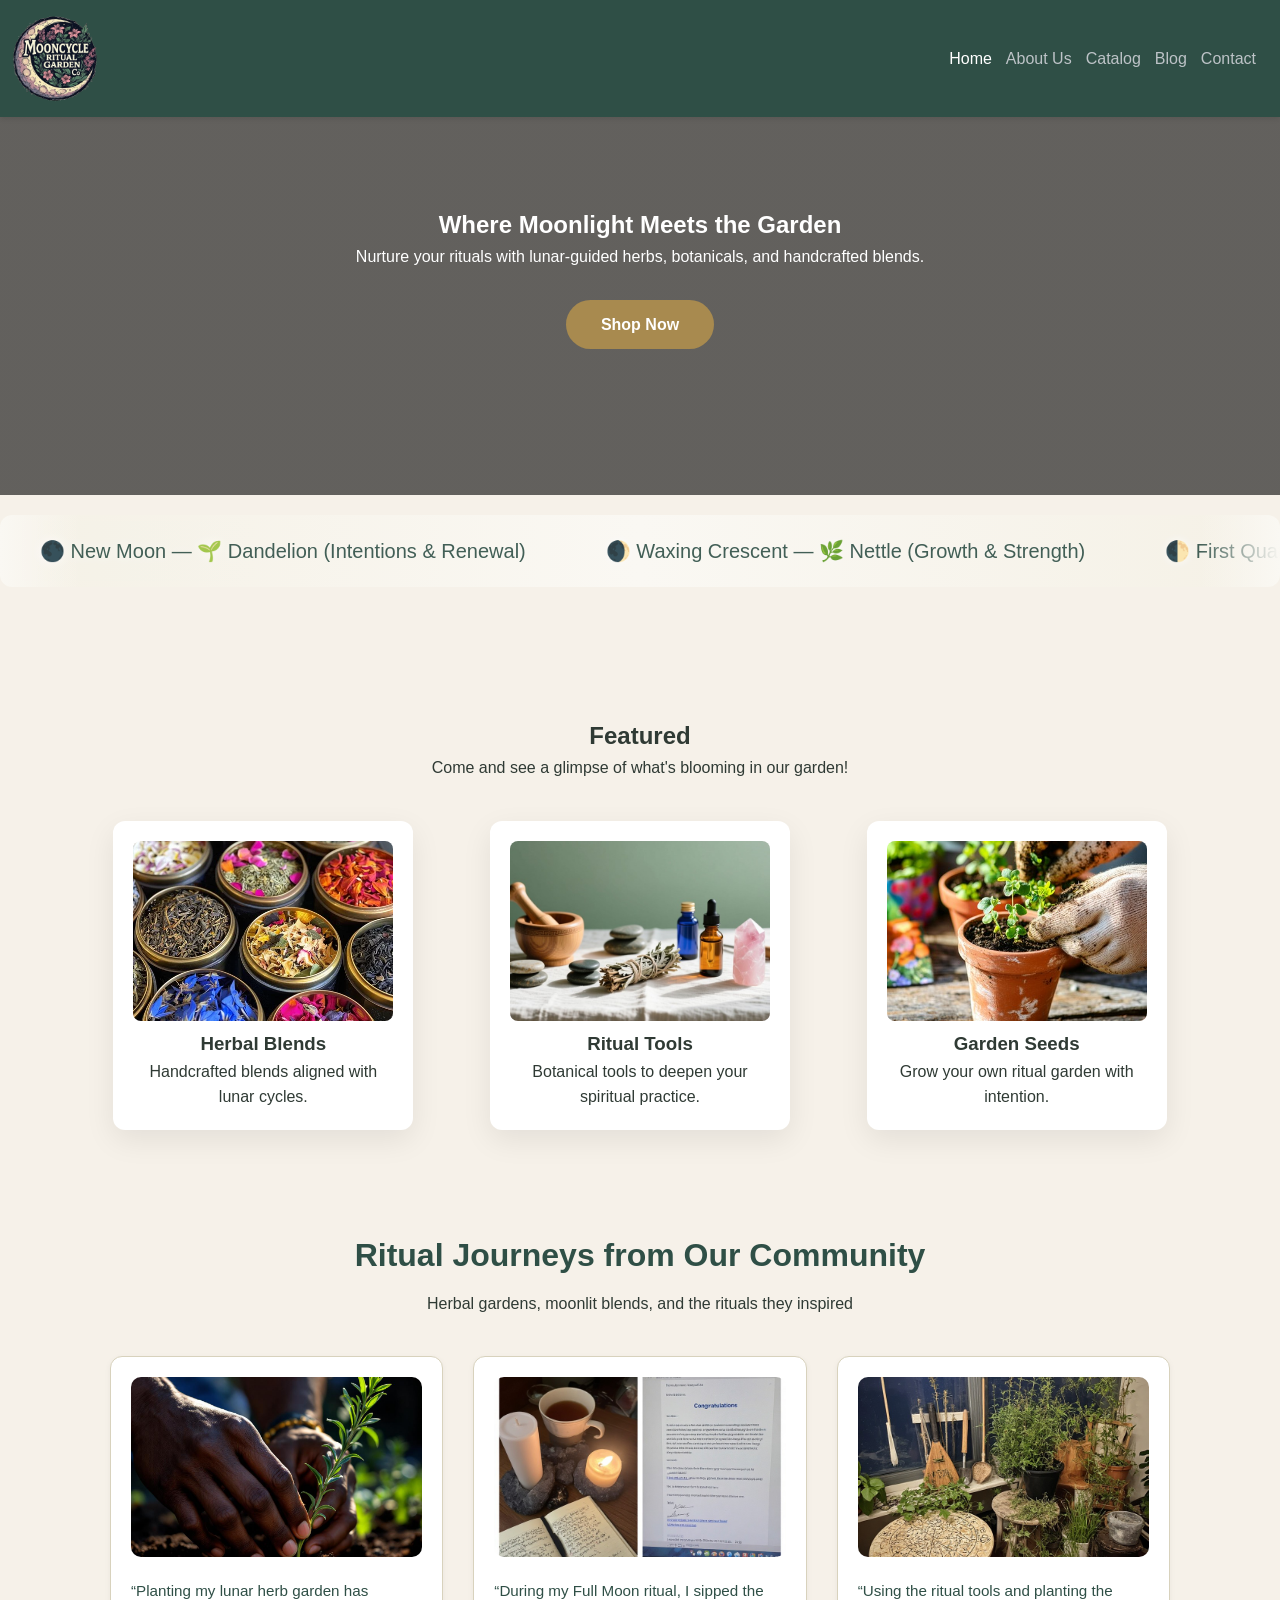
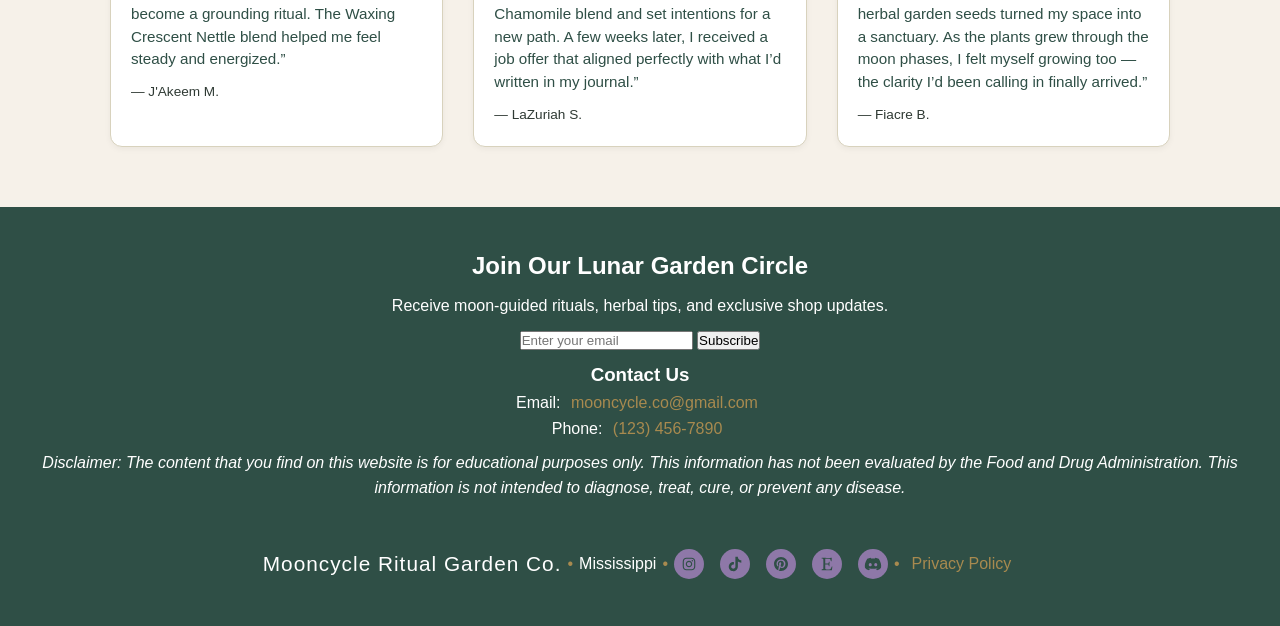
<file: index.html>
<!-- This declares the document type and tells the browser to use HTML5 -->
<!DOCTYPE html>
<!-- Opening HTML tag with the language set to English -->
<html lang="en">
<!--Head-->

<head>
    <!-- This sets the character encoding so the browser displays text correctly -->
    <meta charset="UTF-8">
    <!-- This makes the website responsive on mobile devices -->
    <meta name="viewport" content="width=device-width, initial-scale=1.0">
    <!-- This is the title that appears in the browser tab -->
    <title>Mooncycle Ritual Garden Co. | Home</title>
    <!-- This links to the external CSS file where all the custom styles live -->
    <link rel="stylesheet" href="style.css">
</head>
<!--Body-->
<body>
    <!-- This is the header section that contains the navigation bar -->
    <header class="header">
        <!-- This is the navigation bar container -->
        <nav class="navBar">
            <!-- This div holds the logo image -->
            <div class="logo">
                <!-- This displays the logo and includes alt text for accessibility -->
                <img src="assets/images/logo.png" alt="Mooncycle Ritual Garden Co. logo" class="logo-img">
            </div>
            <!-- This is the unordered list of navigation links -->
            <ul class="nav-links">
                <!-- Each list item contains a link to a different page -->
                <li><a href="index.html" class="active">Home</a></li><!--Active class shows which page the user is on-->
                <li><a href="about.html">About Us</a></li>
                <li><a href="catalog.html">Catalog</a></li>
                <li><a href="blog.html">Blog</a></li>
                <li><a href="contact.html">Contact</a></li>
            </ul>
        </nav>
    </header>
    <!--Hero-->
    <!-- This is the hero section, the large banner area at the top of the page -->
    <section class="hero">
        <!-- Main headline for the hero section -->
        <h1>Where Moonlight Meets the Garden</h1>
        <!-- Supporting text under the headline -->
        <p>Nurture your rituals with lunar‑guided herbs, botanicals, and handcrafted blends.</p>
        <!-- Call-to-action button that links to the catalog -->
        <a href="catalog.html" class="cta-button">Shop Now</a>
    </section>
    <!--Scroll-->
    <!-- This is the scrolling lunar cycle section -->
    <section class="scroll">
        <!-- This container holds all the scrolling items -->
        <div class="scroll-track">
            <!-- Each scroll-item represents a moon phase and its associated herb -->
            <div class="scroll-item">🌑 New Moon — 🌱 Dandelion (Intentions & Renewal)</div>
            <div class="scroll-item">🌒 Waxing Crescent — 🌿 Nettle (Growth & Strength)</div>
            <div class="scroll-item">🌓 First Quarter — 🍃 Rosemary (Action & Clarity)</div>
            <div class="scroll-item">🌔 Waxing Gibbous — 🌼 Lavender (Refinement & Calm)</div>
            <div class="scroll-item">🌕 Full Moon — 🌸 Chamomile (Manifestation & Harmony)</div>
            <div class="scroll-item">🌖 Waning Gibbous — 🍂 Mugwort (Gratitude & Intuition)</div>
            <div class="scroll-item">🌗 Last Quarter — 🌾 Sage (Release & Cleansing)</div>
            <div class="scroll-item">🌘 Waning Crescent — 🌺 Rose (Rest & Softening)</div>
            <!-- These duplicates create a seamless infinite scroll loop -->
            <div class="scroll-item">🌑 New Moon — 🌱 Dandelion (Intentions & Renewal)</div>
            <div class="scroll-item">🌒 Waxing Crescent — 🌿 Nettle (Growth & Strength)</div>
            <div class="scroll-item">🌓 First Quarter — 🍃 Rosemary (Action & Clarity)</div>
            <div class="scroll-item">🌔 Waxing Gibbous — 🌼 Lavender (Refinement & Calm)</div>
            <div class="scroll-item">🌕 Full Moon — 🌸 Chamomile (Manifestation & Harmony)</div>
            <div class="scroll-item">🌖 Waning Gibbous — 🍂 Mugwort (Gratitude & Intuition)</div>
            <div class="scroll-item">🌗 Last Quarter — 🌾 Sage (Release & Cleansing)</div>
            <div class="scroll-item">🌘 Waning Crescent — 🌺 Rose (Rest & Softening)</div>
        </div>
    </section>
    <!--Main-->
    <!-- This is the main content area of the page -->
    <main class="container">
        <!--Feature-->
        <!-- This section introduces the featured items -->
        <section class="content-area">
            <!-- Section title -->
            <h1>Featured</h1>
            <!-- Supporting text -->
            <p>Come and see a glimpse of what's blooming in our garden!</p>
            <!-- This is the featured card grid container -->
            <section class="card-grid">
                <!-- Each card represents a featured product category -->
                <div class="card">
                    <!-- Image for this card -->
                    <img src="assets/images/herbal-blends.png" alt="Herbal Blends">
                    <!-- Card title -->
                    <h3>Herbal Blends</h3>
                    <!-- Card description -->
                    <p>Handcrafted blends aligned with lunar cycles.</p>
                </div>

                <div class="card">
                    <img src="assets/images/ritual-tools.png" alt="Ritual Tools">
                    <h3>Ritual Tools</h3>
                    <p>Botanical tools to deepen your spiritual practice.</p>
                </div>

                <div class="card">
                    <img src="assets/images/planting-seedlings.png" alt="Garden Seeds">
                    <h3>Garden Seeds</h3>
                    <p>Grow your own ritual garden with intention.</p>
                </div>
            </section>
        </section>
    </main>
    <!--Testimonial-->
    <!-- This is the testimonials section -->
    <section class="testimonials">
        <!-- Title for the testimonials section -->
        <h2 class="testimonials-title">Ritual Journeys from Our Community</h2>
        <!-- Subtitle for additional context -->
        <p class="testimonials-subtitle">Herbal gardens, moonlit blends, and the rituals they inspired</p>
        <!-- This grid holds all testimonial cards -->
        <div class="testimonial-grid">
            <!-- Each testimonial card includes an image, quote, and name -->
            <div class="testimonial-card">
                <!-- Testimonial image -->
                <img src="assets/images/customer-herb-garden.jpg" alt="Customer herb garden" class="testimonial-img">
                <!-- Testimonial text -->
                <p class="testimonial-text">
                    “Planting my lunar herb garden has become a grounding ritual. The Waxing Crescent Nettle blend
                    helped me feel steady and energized.”
                </p>
                <!-- Testimonial author -->
                <span class="testimonial-name">— J'Akeem M.</span>
            </div>

            <div class="testimonial-card">
                <img src="assets/images/herbal-blend-ritual.jpg" alt="Herbal blend ritual" class="testimonial-img">
                <p class="testimonial-text">
                    “During my Full Moon ritual, I sipped the Chamomile blend and set intentions for a new path. A few
                    weeks later, I received a job offer that aligned perfectly with what I’d written in my journal.”
                </p>
                <span class="testimonial-name">— LaZuriah S.</span>
            </div>

            <div class="testimonial-card">
                <img src="assets/images/herbal-garden.jpg" alt="Herbal garden" class="testimonial-img">
                <p class="testimonial-text">
                    “Using the ritual tools and planting the herbal garden seeds turned my space into a sanctuary. As
                    the plants grew through the moon phases, I felt myself growing too — the clarity I’d been calling in
                    finally arrived.”
                </p>
                <span class="testimonial-name">— Fiacre B.</span>
            </div>
        </div>
    </section>
    <!--Footer-->
    <!-- This is the footer section with newsletter signup and contact info -->
    <footer class="footer-inline footer-inline-home">
    <!--Newsletter-->
        <!-- Newsletter headline -->
        <h2>Join Our Lunar Garden Circle</h2>
        <!-- Newsletter description -->
        <p>Receive moon‑guided rituals, herbal tips, and exclusive shop updates.</p>
        <!-- Newsletter signup form -->
        <form class="newsletter-form">
            <!-- Email input field -->
            <input type="email" placeholder="Enter your email" required>
            <!-- Submit button -->
            <button type="submit">Subscribe</button>
        </form>
<!--Contact-->
        <!-- Contact information section -->
        <div class="footer-contact-info">
            <!-- Contact section title -->
            <h3>Contact Us</h3>
            <!-- Email link -->
            <p>Email: <a href="mailto:mooncycle.co@gmail.com">mooncycle.co@gmail.com</a></p>
            <!-- Phone link -->
            <p>Phone: <a href="tel:1234567890">(123) 456‑7890</a></p>
        </div>
<!--Disclaimer-->
        <!-- Legal disclaimer for safety and transparency -->
        <p><em>Disclaimer: The content that you find on this website is for educational purposes only. This information
                has not been evaluated by the Food and Drug Administration. This information is not intended to
                diagnose, treat, cure, or prevent any disease.</em></p>
    </footer>
<!--Brand and Location-->
    <!-- This is the bottom footer with brand name, location, and social icons -->
    <footer class="footer-inline">
        <!-- Brand name -->
        <span class="footer-brand">Mooncycle Ritual Garden Co.</span>
        <!-- Divider dot -->
        <span class="footer-divider">•</span>
        <!-- Business location -->
        <span class="footer-location">Mississippi</span>
        <!-- Divider dot -->
        <span class="footer-divider">•</span>
    <!--Social media-->
        <!-- This container holds all of the social media icons -->
        <div class="footer-social-inline">
            <!-- Instagram SVG icon (vector graphic for the Instagram logo) -->
            <a href="https://www.instagram.com" aria-label="Instagram" target="_blank" rel="noopener noreferrer"><svg
                    xmlns="http://www.w3.org/2000/svg"
                    viewBox="0 0 640 640"><!--!Font Awesome Free v7.2.0 by @fontawesome - https://fontawesome.com License - https://fontawesome.com/license/free Copyright 2026 Fonticons, Inc.-->
                    <path
                        d="M320.3 205C256.8 204.8 205.2 256.2 205 319.7C204.8 383.2 256.2 434.8 319.7 435C383.2 435.2 434.8 383.8 435 320.3C435.2 256.8 383.8 205.2 320.3 205zM319.7 245.4C360.9 245.2 394.4 278.5 394.6 319.7C394.8 360.9 361.5 394.4 320.3 394.6C279.1 394.8 245.6 361.5 245.4 320.3C245.2 279.1 278.5 245.6 319.7 245.4zM413.1 200.3C413.1 185.5 425.1 173.5 439.9 173.5C454.7 173.5 466.7 185.5 466.7 200.3C466.7 215.1 454.7 227.1 439.9 227.1C425.1 227.1 413.1 215.1 413.1 200.3zM542.8 227.5C541.1 191.6 532.9 159.8 506.6 133.6C480.4 107.4 448.6 99.2 412.7 97.4C375.7 95.3 264.8 95.3 227.8 97.4C192 99.1 160.2 107.3 133.9 133.5C107.6 159.7 99.5 191.5 97.7 227.4C95.6 264.4 95.6 375.3 97.7 412.3C99.4 448.2 107.6 480 133.9 506.2C160.2 532.4 191.9 540.6 227.8 542.4C264.8 544.5 375.7 544.5 412.7 542.4C448.6 540.7 480.4 532.5 506.6 506.2C532.8 480 541 448.2 542.8 412.3C544.9 375.3 544.9 264.5 542.8 227.5zM495 452C487.2 471.6 472.1 486.7 452.4 494.6C422.9 506.3 352.9 503.6 320.3 503.6C287.7 503.6 217.6 506.2 188.2 494.6C168.6 486.8 153.5 471.7 145.6 452C133.9 422.5 136.6 352.5 136.6 319.9C136.6 287.3 134 217.2 145.6 187.8C153.4 168.2 168.5 153.1 188.2 145.2C217.7 133.5 287.7 136.2 320.3 136.2C352.9 136.2 423 133.6 452.4 145.2C472 153 487.1 168.1 495 187.8C506.7 217.3 504 287.3 504 319.9C504 352.5 506.7 422.6 495 452z" />
                </svg></a>
            <!--TikTok SVG icon (vector graphis for the TikTok logo) -->
            <a href="https://www.tiktok.com" aria-label="TitkTok" target="_blank" rel="noopener noreferrer"><svg
                    xmlns="http://www.w3.org/2000/svg"
                    viewBox="0 0 640 640"><!--!Font Awesome Free v7.2.0 by @fontawesome - https://fontawesome.com License - https://fontawesome.com/license/free Copyright 2026 Fonticons, Inc.-->
                    <path
                        d="M544.5 273.9C500.5 274 457.5 260.3 421.7 234.7L421.7 413.4C421.7 446.5 411.6 478.8 392.7 506C373.8 533.2 347.1 554 316.1 565.6C285.1 577.2 251.3 579.1 219.2 570.9C187.1 562.7 158.3 545 136.5 520.1C114.7 495.2 101.2 464.1 97.5 431.2C93.8 398.3 100.4 365.1 116.1 336C131.8 306.9 156.1 283.3 185.7 268.3C215.3 253.3 248.6 247.8 281.4 252.3L281.4 342.2C266.4 337.5 250.3 337.6 235.4 342.6C220.5 347.6 207.5 357.2 198.4 369.9C189.3 382.6 184.4 398 184.5 413.8C184.6 429.6 189.7 444.8 199 457.5C208.3 470.2 221.4 479.6 236.4 484.4C251.4 489.2 267.5 489.2 282.4 484.3C297.3 479.4 310.4 469.9 319.6 457.2C328.8 444.5 333.8 429.1 333.8 413.4L333.8 64L421.8 64C421.7 71.4 422.4 78.9 423.7 86.2C426.8 102.5 433.1 118.1 442.4 131.9C451.7 145.7 463.7 157.5 477.6 166.5C497.5 179.6 520.8 186.6 544.6 186.6L544.6 274z" />
                </svg></a>
        <!--Pinterest SVG icon (vector graphis for the Pinterest logo) -->
            <a href="https://www.pinterest.com" aria-label="Pinterest" target="_blank" rel="noopener noreferrer"><svg
                    xmlns="http://www.w3.org/2000/svg"
                    viewBox="0 0 640 640"><!--!Font Awesome Free v7.2.0 by @fontawesome - https://fontawesome.com License - https://fontawesome.com/license/free Copyright 2026 Fonticons, Inc.-->
                    <path
                        d="M568 320C568 457 457 568 320 568C294.4 568 269.8 564.1 246.6 556.9C256.7 540.4 271.8 513.4 277.4 491.9C280.4 480.3 292.8 432.9 292.8 432.9C300.9 448.3 324.5 461.4 349.6 461.4C424.4 461.4 478.3 392.6 478.3 307.1C478.3 225.2 411.4 163.9 325.4 163.9C218.4 163.9 161.5 235.7 161.5 314C161.5 350.4 180.9 395.7 211.8 410.1C216.5 412.3 219 411.3 220.1 406.8C220.9 403.4 225.1 386.5 227 378.7C227.6 376.2 227.3 374 225.3 371.6C215.2 359.1 207 336.3 207 315C207 260.3 248.4 207.4 319 207.4C379.9 207.4 422.6 248.9 422.6 308.3C422.6 375.4 388.7 421.9 344.6 421.9C320.3 421.9 302 401.8 307.9 377.1C314.9 347.6 328.4 315.8 328.4 294.5C328.4 275.5 318.2 259.6 297 259.6C272.1 259.6 252.1 285.3 252.1 319.8C252.1 341.8 259.5 356.6 259.5 356.6C259.5 356.6 235 460.4 230.5 479.8C225.5 501.2 227.5 531.4 229.6 551C137.4 514.9 72 425.1 72 320C72 183 183 72 320 72C457 72 568 183 568 320z" />
                </svg></a>
            <!--Etsy SVG icon (vector graphis for the Etsy logo) -->
            <a href="https://etsy.com" aria-label="Etsy" target="_blank" rel="noopener noreferrer"><svg
                    xmlns="http://www.w3.org/2000/svg"
                    viewBox="0 0 640 640"><!--!Font Awesome Free v7.2.0 by @fontawesome - https://fontawesome.com License - https://fontawesome.com/license/free Copyright 2026 Fonticons, Inc.-->
                    <path
                        d="M512 412C510.2 422.7 498.2 522 496.5 544C378.6 539.7 276.6 539.3 128 544L128 518.5C173.5 509.6 188.6 510.5 189 483.3C190.8 411 192.5 239.2 189 161.3C188 132.8 176.9 134.5 128 125.3L128 99.8C201.9 102.2 383.9 108.4 491 96C487.5 134.2 483.2 222.5 483.2 222.5L460 222.5C448.9 179.7 441.2 132 405.3 132L268.3 132C258.1 132 257.6 135.5 257.6 141.8L257.6 305.6C315.6 306.1 346.1 303.1 346.1 303.1C375.9 302.1 373.7 294.6 386.8 237.8L412.6 237.8C408.2 339.2 408.7 299.6 410.8 398.1L385 398C375.8 357.9 375.9 337 345.5 336.5C345.5 336.5 324 334.5 257.5 334.5L257.5 473.5C257.5 499.5 271.8 511.8 301.8 511.8L391.1 511.8C454.7 511.8 457.7 486.8 489.8 412L512 412z" />
                </svg></a>
            <!--Discord SVG icon (vector graphis for the Discord logo) -->
            <a href="https://discord.com" aria-label="Discord" target="_blank" rel="noopener noreferrer"><svg
                    xmlns="http://www.w3.org/2000/svg"
                    viewBox="0 0 640 640"><!--!Font Awesome Free v7.2.0 by @fontawesome - https://fontawesome.com License - https://fontawesome.com/license/free Copyright 2026 Fonticons, Inc.-->
                    <path
                        d="M524.5 133.8C524.3 133.5 524.1 133.2 523.7 133.1C485.6 115.6 445.3 103.1 404 96C403.6 95.9 403.2 96 402.9 96.1C402.6 96.2 402.3 96.5 402.1 96.9C396.6 106.8 391.6 117.1 387.2 127.5C342.6 120.7 297.3 120.7 252.8 127.5C248.3 117 243.3 106.8 237.7 96.9C237.5 96.6 237.2 96.3 236.9 96.1C236.6 95.9 236.2 95.9 235.8 95.9C194.5 103 154.2 115.5 116.1 133C115.8 133.1 115.5 133.4 115.3 133.7C39.1 247.5 18.2 358.6 28.4 468.2C28.4 468.5 28.5 468.7 28.6 469C28.7 469.3 28.9 469.4 29.1 469.6C73.5 502.5 123.1 527.6 175.9 543.8C176.3 543.9 176.7 543.9 177 543.8C177.3 543.7 177.7 543.4 177.9 543.1C189.2 527.7 199.3 511.3 207.9 494.3C208 494.1 208.1 493.8 208.1 493.5C208.1 493.2 208.1 493 208 492.7C207.9 492.4 207.8 492.2 207.6 492.1C207.4 492 207.2 491.8 206.9 491.7C191.1 485.6 175.7 478.3 161 469.8C160.7 469.6 160.5 469.4 160.3 469.2C160.1 469 160 468.6 160 468.3C160 468 160 467.7 160.2 467.4C160.4 467.1 160.5 466.9 160.8 466.7C163.9 464.4 167 462 169.9 459.6C170.2 459.4 170.5 459.2 170.8 459.2C171.1 459.2 171.5 459.2 171.8 459.3C268 503.2 372.2 503.2 467.3 459.3C467.6 459.2 468 459.1 468.3 459.1C468.6 459.1 469 459.3 469.2 459.5C472.1 461.9 475.2 464.4 478.3 466.7C478.5 466.9 478.7 467.1 478.9 467.4C479.1 467.7 479.1 468 479.1 468.3C479.1 468.6 479 468.9 478.8 469.2C478.6 469.5 478.4 469.7 478.2 469.8C463.5 478.4 448.2 485.7 432.3 491.6C432.1 491.7 431.8 491.8 431.6 492C431.4 492.2 431.3 492.4 431.2 492.7C431.1 493 431.1 493.2 431.1 493.5C431.1 493.8 431.2 494 431.3 494.3C440.1 511.3 450.1 527.6 461.3 543.1C461.5 543.4 461.9 543.7 462.2 543.8C462.5 543.9 463 543.9 463.3 543.8C516.2 527.6 565.9 502.5 610.4 469.6C610.6 469.4 610.8 469.2 610.9 469C611 468.8 611.1 468.5 611.1 468.2C623.4 341.4 590.6 231.3 524.2 133.7zM222.5 401.5C193.5 401.5 169.7 374.9 169.7 342.3C169.7 309.7 193.1 283.1 222.5 283.1C252.2 283.1 275.8 309.9 275.3 342.3C275.3 375 251.9 401.5 222.5 401.5zM417.9 401.5C388.9 401.5 365.1 374.9 365.1 342.3C365.1 309.7 388.5 283.1 417.9 283.1C447.6 283.1 471.2 309.9 470.7 342.3C470.7 375 447.5 401.5 417.9 401.5z" />
                </svg></a>
        </div>
<!--Divider dot-->
        <span class="footer-divider">•</span>
<!--Privacy Policy-->
        <a href="privacy.html">Privacy Policy</a>
    </footer>
</body>

</html>
</file>
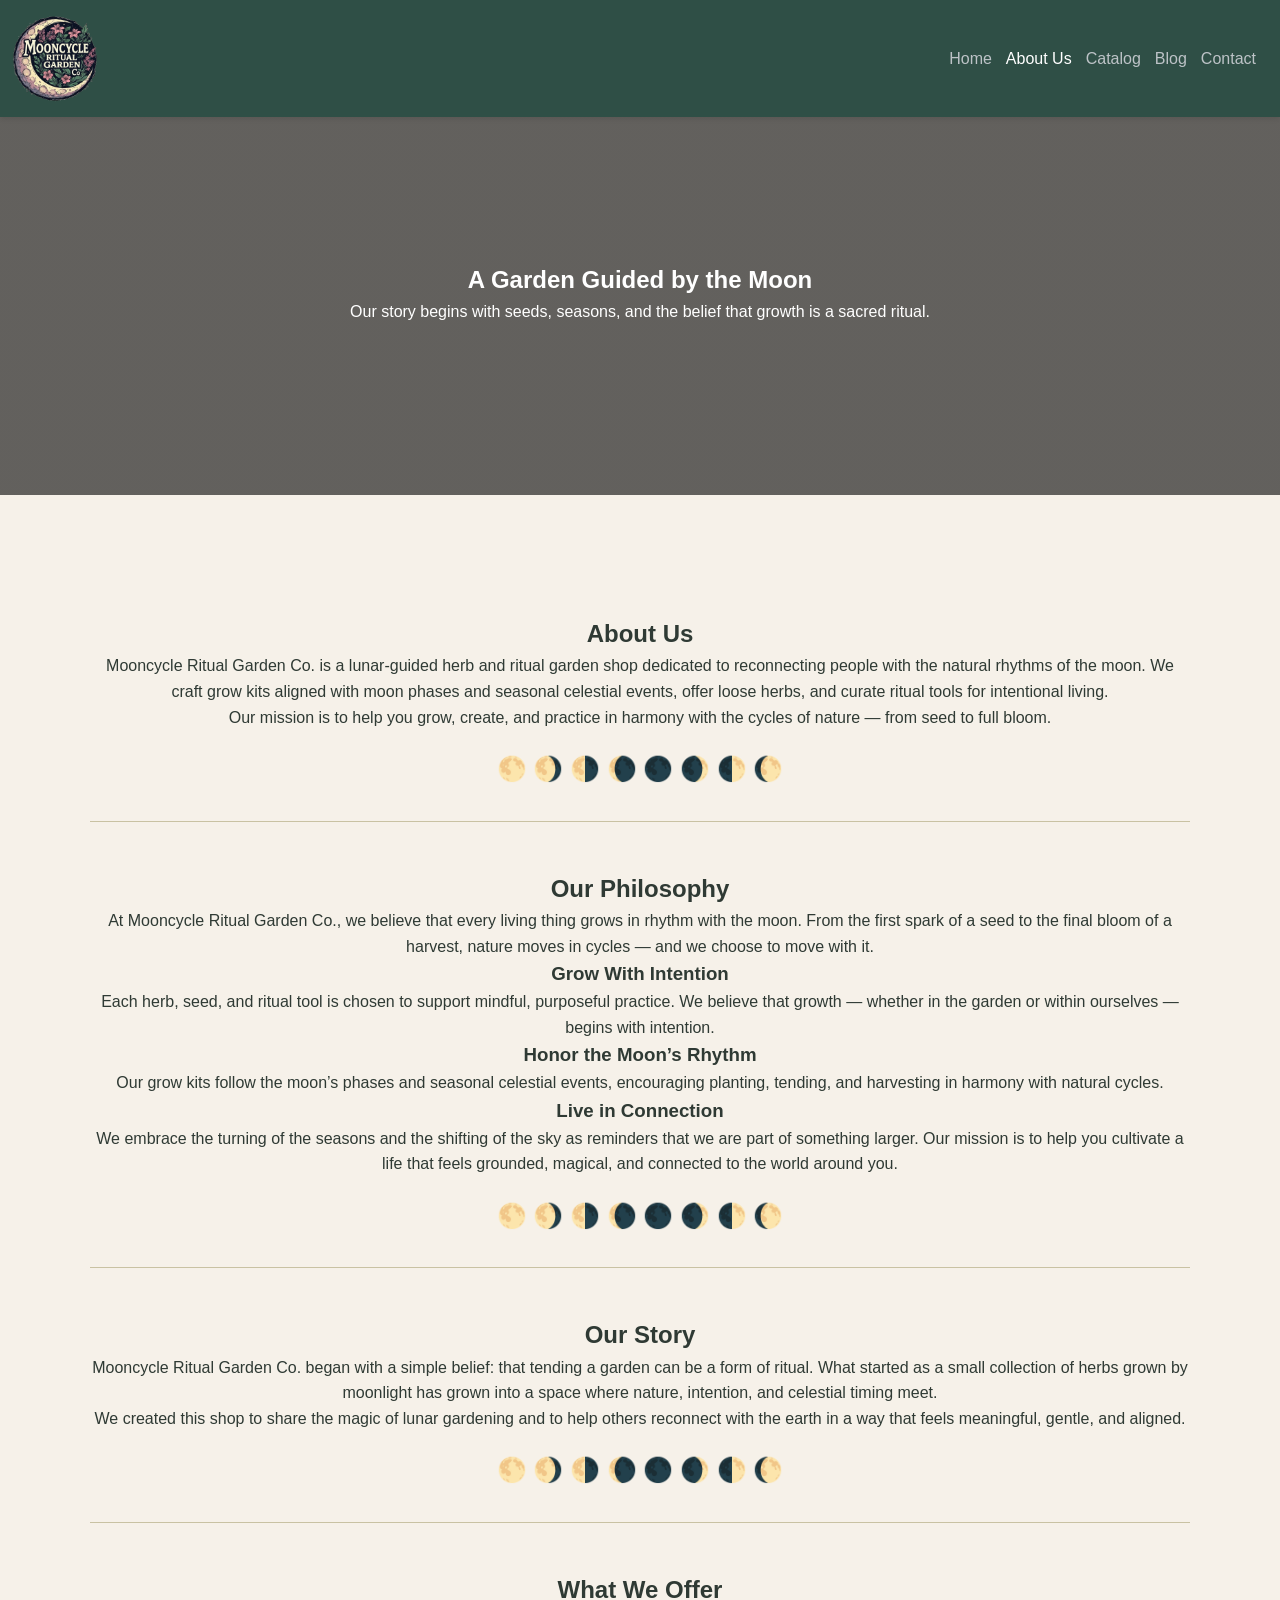
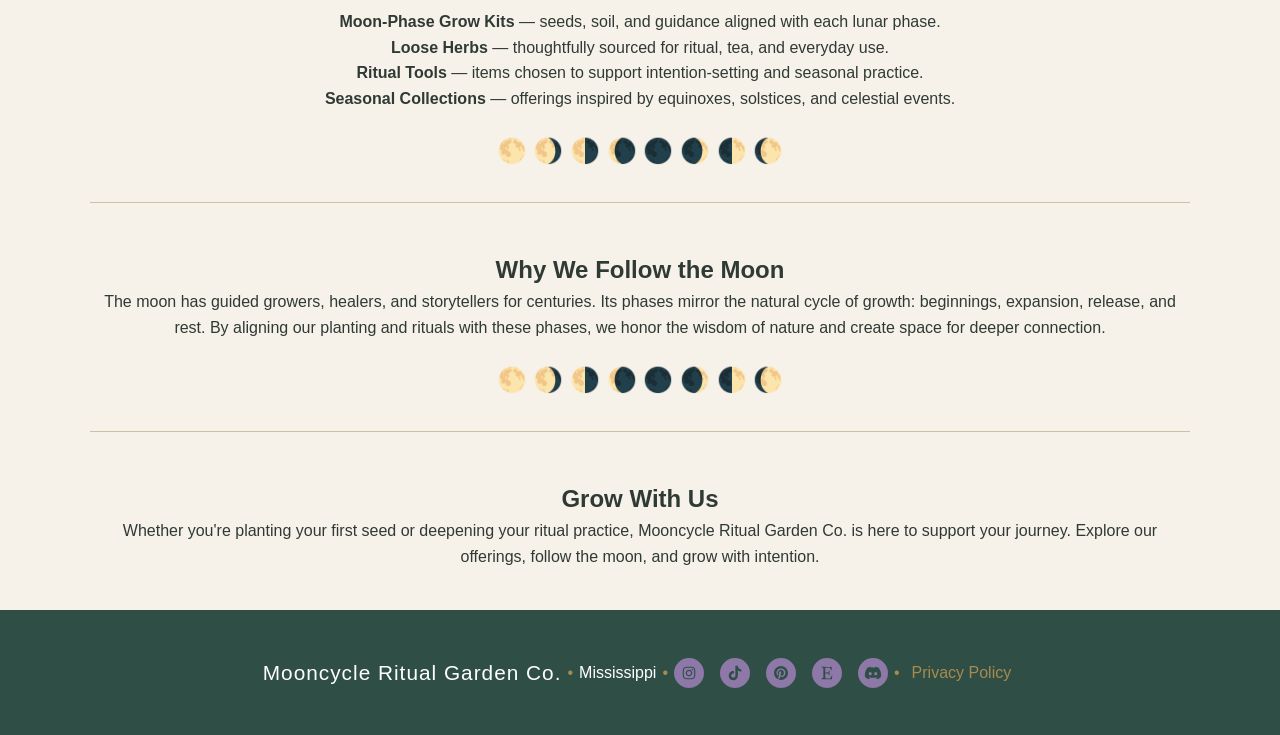
<file: about.html>
<!-- This declares the document type and tells the browser to use HTML5 -->
<!DOCTYPE html>

<!-- Opening HTML tag with the language set to English -->
<html lang="en">

<head>
    <!-- This sets the character encoding so the browser displays text correctly -->
    <meta charset="UTF-8">

    <!-- This makes the website responsive on mobile devices -->
    <meta name="viewport" content="width=device-width, initial-scale=1.0">

    <!-- This is the title that appears in the browser tab -->
    <title>Mooncycle Ritual Garden Co. | About Us</title>

    <!-- This links to the external CSS file where all the custom styles live -->
    <link rel="stylesheet" href="style.css">
</head>

<body>

<!-- This is the header section that contains the navigation bar -->
<header class="header">

    <!-- This is the navigation bar container -->
    <nav class="navBar">

        <!-- This div holds the logo image -->
        <div class="logo">

            <!-- This displays the logo and includes alt text for accessibility -->
            <img src="assets/images/logo.png" alt="Mooncycle Ritual Garden Co. logo" class="logo-img">
        </div>

        <!-- This is the list of navigation links -->
        <ul class="nav-links">

            <!-- Each list item contains a link to a different page -->
            <li><a href="index.html">Home</a></li>

            <!-- This link is highlighted because we are on the About page -->
            <li><a href="about.html" class="active">About Us</a></li>

            <li><a href="catalog.html">Catalog</a></li>
            <li><a href="blog.html">Blog</a></li>
            <li><a href="contact.html">Contact</a></li>
        </ul>

    </nav>
</header>

<!-- This is the hero section, the large banner area at the top of the page -->
<section class="hero">

    <!-- Main headline for the hero section -->
    <h1>A Garden Guided by the Moon</h1>

    <!-- Supporting text under the headline -->
    <p>Our story begins with seeds, seasons, and the belief that growth is a sacred ritual.</p>
</section>

<!-- This is the main content container for the page -->
<main class="container">

    <!-- First content section introducing the brand -->
    <section class="content-area">

        <!-- Section title -->
        <h1>About Us</h1>

        <!-- First paragraph describing the brand’s purpose -->
        <p>
            Mooncycle Ritual Garden Co. is a lunar-guided herb and ritual garden shop dedicated
            to reconnecting people with the natural rhythms of the moon. We craft grow kits
            aligned with moon phases and seasonal celestial events, offer loose herbs, and
            curate ritual tools for intentional living.
        </p>

        <!-- Second paragraph expanding on the mission -->
        <p>
            Our mission is to help you grow, create, and practice in harmony with the cycles
            of nature — from seed to full bloom.
        </p>
    </section>

    <!-- Philosophy section explaining the values -->
    <section class="content-area">

        <!-- Section title -->
        <h2>Our Philosophy</h2>

        <!-- Intro paragraph for philosophy -->
        <p>
            At Mooncycle Ritual Garden Co., we believe that every living thing grows in rhythm
            with the moon. From the first spark of a seed to the final bloom of a harvest,
            nature moves in cycles — and we choose to move with it.
        </p>

        <!-- Subheading for intention-based growth -->
        <h3>Grow With Intention</h3>

        <!-- Supporting paragraph -->
        <p>
            Each herb, seed, and ritual tool is chosen to support mindful, purposeful practice.
            We believe that growth — whether in the garden or within ourselves — begins with intention.
        </p>

        <!-- Subheading for lunar rhythm -->
        <h3>Honor the Moon’s Rhythm</h3>

        <!-- Supporting paragraph -->
        <p>
            Our grow kits follow the moon’s phases and seasonal celestial events, encouraging
            planting, tending, and harvesting in harmony with natural cycles.
        </p>

        <!-- Subheading for connection -->
        <h3>Live in Connection</h3>

        <!-- Supporting paragraph -->
        <p>
            We embrace the turning of the seasons and the shifting of the sky as reminders that
            we are part of something larger. Our mission is to help you cultivate a life that
            feels grounded, magical, and connected to the world around you.
        </p>
    </section>

    <!-- Story section describing the origins -->
    <section class="content-area">

        <!-- Section title -->
        <h2>Our Story</h2>

        <!-- First paragraph about the beginnings -->
        <p>
            Mooncycle Ritual Garden Co. began with a simple belief: that tending a garden can be
            a form of ritual. What started as a small collection of herbs grown by moonlight
            has grown into a space where nature, intention, and celestial timing meet.
        </p>

        <!-- Second paragraph expanding on the evolution -->
        <p>
            We created this shop to share the magic of lunar gardening and to help others
            reconnect with the earth in a way that feels meaningful, gentle, and aligned.
        </p>
    </section>

    <!-- What We Offer section listing the product categories -->
    <section class="content-area">

        <!-- Section title -->
        <h2>What We Offer</h2>

        <!-- Each paragraph describes a different offering -->
        <p><strong>Moon-Phase Grow Kits</strong> — seeds, soil, and guidance aligned with each lunar phase.</p>

        <p><strong>Loose Herbs</strong> — thoughtfully sourced for ritual, tea, and everyday use.</p>

        <p><strong>Ritual Tools</strong> — items chosen to support intention-setting and seasonal practice.</p>

        <p><strong>Seasonal Collections</strong> — offerings inspired by equinoxes, solstices, and celestial
            events.</p>
    </section>

    <!-- Section explaining why the brand follows the lunar cycles -->
    <section class="content-area">

        <!-- Section title -->
        <h2>Why We Follow the Moon</h2>

        <!-- Supporting paragraph -->
        <p>
            The moon has guided growers, healers, and storytellers for centuries. Its phases
            mirror the natural cycle of growth: beginnings, expansion, release, and rest.
            By aligning our planting and rituals with these phases, we honor the wisdom of
            nature and create space for deeper connection.
        </p>
    </section>

    <!-- Closing section inviting users to engage with the brand -->
    <section class="content-area">

        <!-- Section title -->
        <h2>Grow With Us</h2>

        <!-- Final paragraph encouraging connection -->
        <p>
            Whether you're planting your first seed or deepening your ritual practice,
            Mooncycle Ritual Garden Co. is here to support your journey.
            Explore our offerings, follow the moon, and grow with intention.
        </p>
    </section>
</main>
<!--Footer-->
    <!-- This is the footer with brand name, location, and social icons -->
    <footer class="footer-inline">
        <!-- Brand name -->
        <span class="footer-brand">Mooncycle Ritual Garden Co.</span>
        <!-- Divider dot -->
        <span class="footer-divider">•</span>
        <!-- Business location -->
        <span class="footer-location">Mississippi</span>
        <!-- Divider dot -->
        <span class="footer-divider">•</span>
    <!--Social media-->
        <!-- This container holds all of the social media icons -->
        <div class="footer-social-inline">
            <!-- Instagram SVG icon (vector graphic for the Instagram logo) -->
            <a href="https://www.instagram.com" aria-label="Instagram" target="_blank" rel="noopener noreferrer"><svg
                    xmlns="http://www.w3.org/2000/svg"
                    viewBox="0 0 640 640"><!--!Font Awesome Free v7.2.0 by @fontawesome - https://fontawesome.com License - https://fontawesome.com/license/free Copyright 2026 Fonticons, Inc.-->
                    <path
                        d="M320.3 205C256.8 204.8 205.2 256.2 205 319.7C204.8 383.2 256.2 434.8 319.7 435C383.2 435.2 434.8 383.8 435 320.3C435.2 256.8 383.8 205.2 320.3 205zM319.7 245.4C360.9 245.2 394.4 278.5 394.6 319.7C394.8 360.9 361.5 394.4 320.3 394.6C279.1 394.8 245.6 361.5 245.4 320.3C245.2 279.1 278.5 245.6 319.7 245.4zM413.1 200.3C413.1 185.5 425.1 173.5 439.9 173.5C454.7 173.5 466.7 185.5 466.7 200.3C466.7 215.1 454.7 227.1 439.9 227.1C425.1 227.1 413.1 215.1 413.1 200.3zM542.8 227.5C541.1 191.6 532.9 159.8 506.6 133.6C480.4 107.4 448.6 99.2 412.7 97.4C375.7 95.3 264.8 95.3 227.8 97.4C192 99.1 160.2 107.3 133.9 133.5C107.6 159.7 99.5 191.5 97.7 227.4C95.6 264.4 95.6 375.3 97.7 412.3C99.4 448.2 107.6 480 133.9 506.2C160.2 532.4 191.9 540.6 227.8 542.4C264.8 544.5 375.7 544.5 412.7 542.4C448.6 540.7 480.4 532.5 506.6 506.2C532.8 480 541 448.2 542.8 412.3C544.9 375.3 544.9 264.5 542.8 227.5zM495 452C487.2 471.6 472.1 486.7 452.4 494.6C422.9 506.3 352.9 503.6 320.3 503.6C287.7 503.6 217.6 506.2 188.2 494.6C168.6 486.8 153.5 471.7 145.6 452C133.9 422.5 136.6 352.5 136.6 319.9C136.6 287.3 134 217.2 145.6 187.8C153.4 168.2 168.5 153.1 188.2 145.2C217.7 133.5 287.7 136.2 320.3 136.2C352.9 136.2 423 133.6 452.4 145.2C472 153 487.1 168.1 495 187.8C506.7 217.3 504 287.3 504 319.9C504 352.5 506.7 422.6 495 452z" />
                </svg></a>
            <!--TikTok SVG icon (vector graphis for the TikTok logo) -->
            <a href="https://www.tiktok.com" aria-label="TitkTok" target="_blank" rel="noopener noreferrer"><svg
                    xmlns="http://www.w3.org/2000/svg"
                    viewBox="0 0 640 640"><!--!Font Awesome Free v7.2.0 by @fontawesome - https://fontawesome.com License - https://fontawesome.com/license/free Copyright 2026 Fonticons, Inc.-->
                    <path
                        d="M544.5 273.9C500.5 274 457.5 260.3 421.7 234.7L421.7 413.4C421.7 446.5 411.6 478.8 392.7 506C373.8 533.2 347.1 554 316.1 565.6C285.1 577.2 251.3 579.1 219.2 570.9C187.1 562.7 158.3 545 136.5 520.1C114.7 495.2 101.2 464.1 97.5 431.2C93.8 398.3 100.4 365.1 116.1 336C131.8 306.9 156.1 283.3 185.7 268.3C215.3 253.3 248.6 247.8 281.4 252.3L281.4 342.2C266.4 337.5 250.3 337.6 235.4 342.6C220.5 347.6 207.5 357.2 198.4 369.9C189.3 382.6 184.4 398 184.5 413.8C184.6 429.6 189.7 444.8 199 457.5C208.3 470.2 221.4 479.6 236.4 484.4C251.4 489.2 267.5 489.2 282.4 484.3C297.3 479.4 310.4 469.9 319.6 457.2C328.8 444.5 333.8 429.1 333.8 413.4L333.8 64L421.8 64C421.7 71.4 422.4 78.9 423.7 86.2C426.8 102.5 433.1 118.1 442.4 131.9C451.7 145.7 463.7 157.5 477.6 166.5C497.5 179.6 520.8 186.6 544.6 186.6L544.6 274z" />
                </svg></a>
        <!--Pinterest SVG icon (vector graphis for the Pinterest logo) -->
            <a href="https://www.pinterest.com" aria-label="Pinterest" target="_blank" rel="noopener noreferrer"><svg
                    xmlns="http://www.w3.org/2000/svg"
                    viewBox="0 0 640 640"><!--!Font Awesome Free v7.2.0 by @fontawesome - https://fontawesome.com License - https://fontawesome.com/license/free Copyright 2026 Fonticons, Inc.-->
                    <path
                        d="M568 320C568 457 457 568 320 568C294.4 568 269.8 564.1 246.6 556.9C256.7 540.4 271.8 513.4 277.4 491.9C280.4 480.3 292.8 432.9 292.8 432.9C300.9 448.3 324.5 461.4 349.6 461.4C424.4 461.4 478.3 392.6 478.3 307.1C478.3 225.2 411.4 163.9 325.4 163.9C218.4 163.9 161.5 235.7 161.5 314C161.5 350.4 180.9 395.7 211.8 410.1C216.5 412.3 219 411.3 220.1 406.8C220.9 403.4 225.1 386.5 227 378.7C227.6 376.2 227.3 374 225.3 371.6C215.2 359.1 207 336.3 207 315C207 260.3 248.4 207.4 319 207.4C379.9 207.4 422.6 248.9 422.6 308.3C422.6 375.4 388.7 421.9 344.6 421.9C320.3 421.9 302 401.8 307.9 377.1C314.9 347.6 328.4 315.8 328.4 294.5C328.4 275.5 318.2 259.6 297 259.6C272.1 259.6 252.1 285.3 252.1 319.8C252.1 341.8 259.5 356.6 259.5 356.6C259.5 356.6 235 460.4 230.5 479.8C225.5 501.2 227.5 531.4 229.6 551C137.4 514.9 72 425.1 72 320C72 183 183 72 320 72C457 72 568 183 568 320z" />
                </svg></a>
            <!--Etsy SVG icon (vector graphis for the Etsy logo) -->
            <a href="https://etsy.com" aria-label="Etsy" target="_blank" rel="noopener noreferrer"><svg
                    xmlns="http://www.w3.org/2000/svg"
                    viewBox="0 0 640 640"><!--!Font Awesome Free v7.2.0 by @fontawesome - https://fontawesome.com License - https://fontawesome.com/license/free Copyright 2026 Fonticons, Inc.-->
                    <path
                        d="M512 412C510.2 422.7 498.2 522 496.5 544C378.6 539.7 276.6 539.3 128 544L128 518.5C173.5 509.6 188.6 510.5 189 483.3C190.8 411 192.5 239.2 189 161.3C188 132.8 176.9 134.5 128 125.3L128 99.8C201.9 102.2 383.9 108.4 491 96C487.5 134.2 483.2 222.5 483.2 222.5L460 222.5C448.9 179.7 441.2 132 405.3 132L268.3 132C258.1 132 257.6 135.5 257.6 141.8L257.6 305.6C315.6 306.1 346.1 303.1 346.1 303.1C375.9 302.1 373.7 294.6 386.8 237.8L412.6 237.8C408.2 339.2 408.7 299.6 410.8 398.1L385 398C375.8 357.9 375.9 337 345.5 336.5C345.5 336.5 324 334.5 257.5 334.5L257.5 473.5C257.5 499.5 271.8 511.8 301.8 511.8L391.1 511.8C454.7 511.8 457.7 486.8 489.8 412L512 412z" />
                </svg></a>
            <!--Discord SVG icon (vector graphis for the Discord logo) -->
            <a href="https://discord.com" aria-label="Discord" target="_blank" rel="noopener noreferrer"><svg
                    xmlns="http://www.w3.org/2000/svg"
                    viewBox="0 0 640 640"><!--!Font Awesome Free v7.2.0 by @fontawesome - https://fontawesome.com License - https://fontawesome.com/license/free Copyright 2026 Fonticons, Inc.-->
                    <path
                        d="M524.5 133.8C524.3 133.5 524.1 133.2 523.7 133.1C485.6 115.6 445.3 103.1 404 96C403.6 95.9 403.2 96 402.9 96.1C402.6 96.2 402.3 96.5 402.1 96.9C396.6 106.8 391.6 117.1 387.2 127.5C342.6 120.7 297.3 120.7 252.8 127.5C248.3 117 243.3 106.8 237.7 96.9C237.5 96.6 237.2 96.3 236.9 96.1C236.6 95.9 236.2 95.9 235.8 95.9C194.5 103 154.2 115.5 116.1 133C115.8 133.1 115.5 133.4 115.3 133.7C39.1 247.5 18.2 358.6 28.4 468.2C28.4 468.5 28.5 468.7 28.6 469C28.7 469.3 28.9 469.4 29.1 469.6C73.5 502.5 123.1 527.6 175.9 543.8C176.3 543.9 176.7 543.9 177 543.8C177.3 543.7 177.7 543.4 177.9 543.1C189.2 527.7 199.3 511.3 207.9 494.3C208 494.1 208.1 493.8 208.1 493.5C208.1 493.2 208.1 493 208 492.7C207.9 492.4 207.8 492.2 207.6 492.1C207.4 492 207.2 491.8 206.9 491.7C191.1 485.6 175.7 478.3 161 469.8C160.7 469.6 160.5 469.4 160.3 469.2C160.1 469 160 468.6 160 468.3C160 468 160 467.7 160.2 467.4C160.4 467.1 160.5 466.9 160.8 466.7C163.9 464.4 167 462 169.9 459.6C170.2 459.4 170.5 459.2 170.8 459.2C171.1 459.2 171.5 459.2 171.8 459.3C268 503.2 372.2 503.2 467.3 459.3C467.6 459.2 468 459.1 468.3 459.1C468.6 459.1 469 459.3 469.2 459.5C472.1 461.9 475.2 464.4 478.3 466.7C478.5 466.9 478.7 467.1 478.9 467.4C479.1 467.7 479.1 468 479.1 468.3C479.1 468.6 479 468.9 478.8 469.2C478.6 469.5 478.4 469.7 478.2 469.8C463.5 478.4 448.2 485.7 432.3 491.6C432.1 491.7 431.8 491.8 431.6 492C431.4 492.2 431.3 492.4 431.2 492.7C431.1 493 431.1 493.2 431.1 493.5C431.1 493.8 431.2 494 431.3 494.3C440.1 511.3 450.1 527.6 461.3 543.1C461.5 543.4 461.9 543.7 462.2 543.8C462.5 543.9 463 543.9 463.3 543.8C516.2 527.6 565.9 502.5 610.4 469.6C610.6 469.4 610.8 469.2 610.9 469C611 468.8 611.1 468.5 611.1 468.2C623.4 341.4 590.6 231.3 524.2 133.7zM222.5 401.5C193.5 401.5 169.7 374.9 169.7 342.3C169.7 309.7 193.1 283.1 222.5 283.1C252.2 283.1 275.8 309.9 275.3 342.3C275.3 375 251.9 401.5 222.5 401.5zM417.9 401.5C388.9 401.5 365.1 374.9 365.1 342.3C365.1 309.7 388.5 283.1 417.9 283.1C447.6 283.1 471.2 309.9 470.7 342.3C470.7 375 447.5 401.5 417.9 401.5z" />
                </svg></a>
        </div>
<!--Divider dot-->
        <span class="footer-divider">•</span>
<!--Privacy Policy-->
        <a href="privacy.html">Privacy Policy</a>
    </footer>
</body>
</html>
</file>
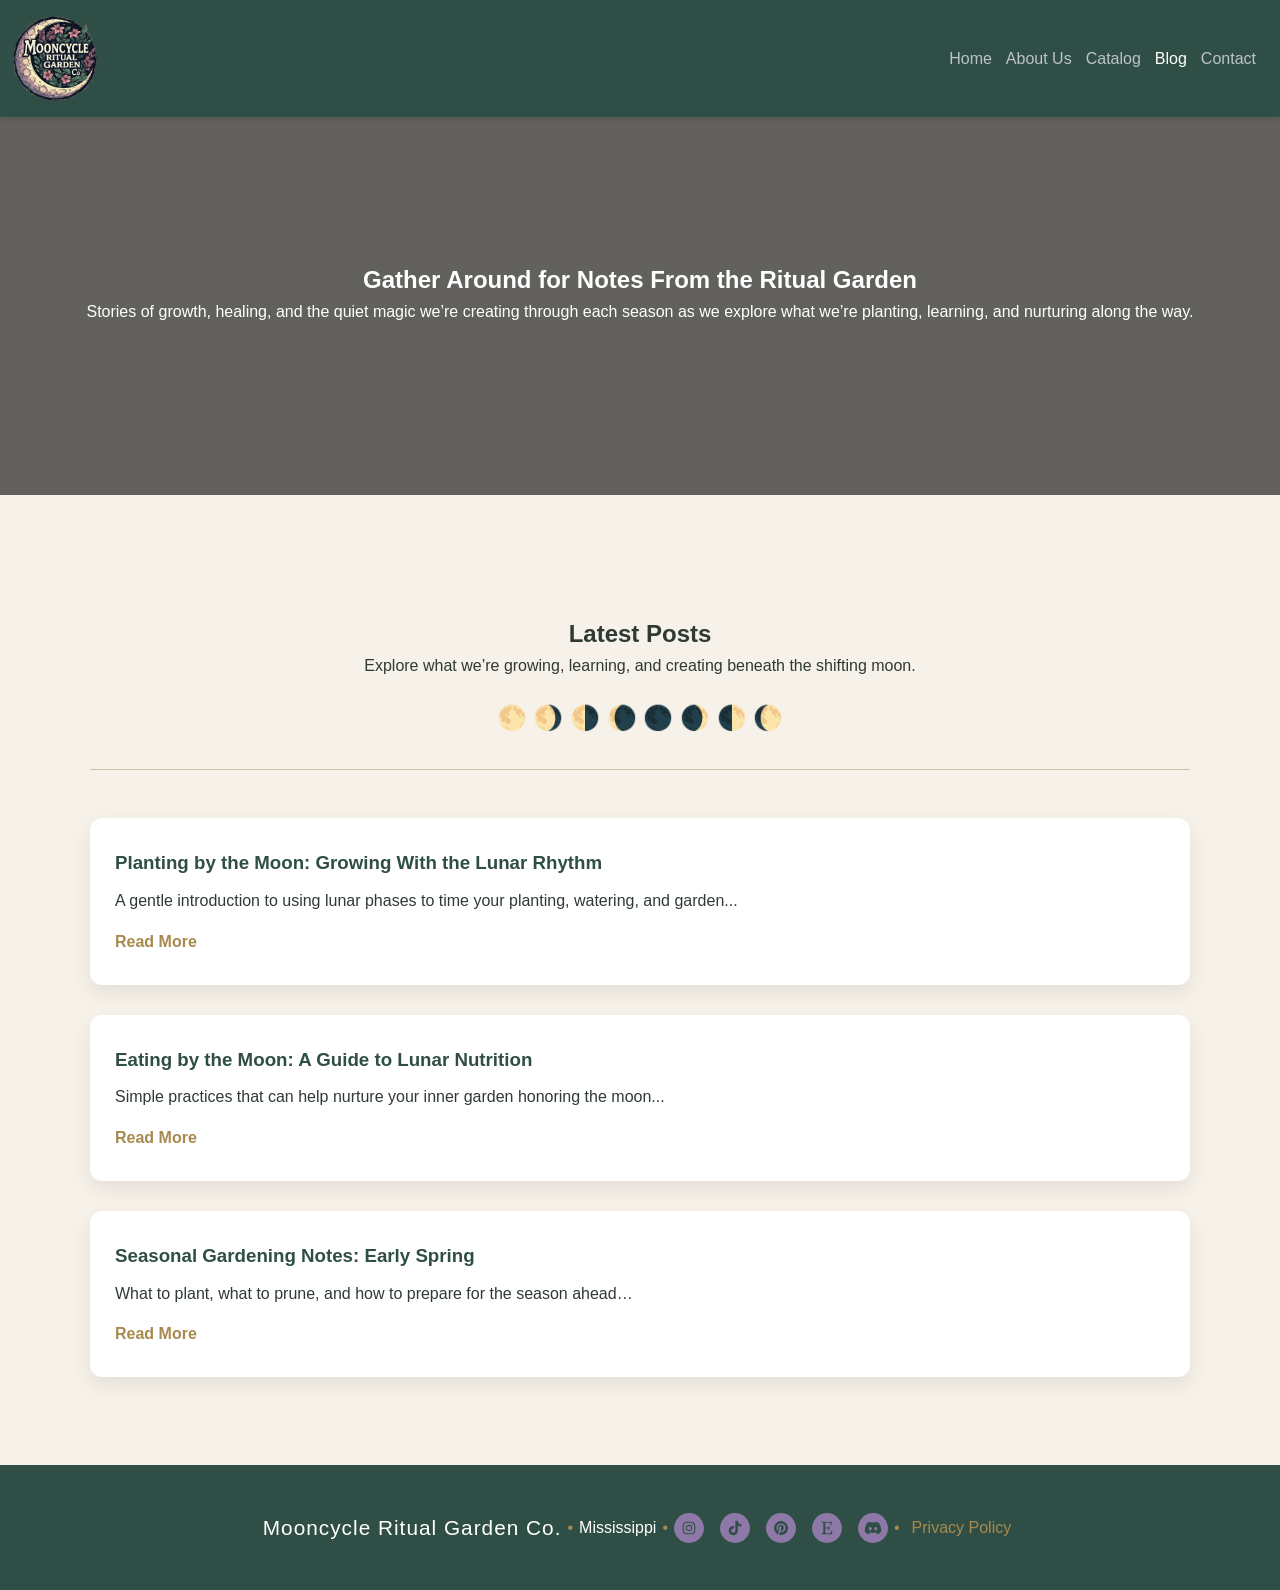
<file: blog.html>
<!-- This declares the document type and tells the browser to use HTML5 -->
<!DOCTYPE html>
<!-- Opening HTML tag with the language set to English -->
<html lang="en">

<head>
    <!-- This sets the character encoding so the browser displays text correctly -->
    <meta charset="UTF-8">

    <!-- This makes the website responsive on mobile devices -->
    <meta name="viewport" content="width=device-width, initial-scale=1.0">

    <!-- This is the title that appears in the browser tab -->
    <title>Mooncycle Ritual Garden Co. | Blog</title>

    <!-- This links to the external CSS file where all the custom styles live -->
    <link rel="stylesheet" href="style.css">
</head>

<body>

    <!-- This is the header section that contains the navigation bar -->
    <header class="header">

        <!-- This is the navigation bar container -->
        <nav class="navBar">

            <!-- This div holds the logo image -->
            <div class="logo">

                <!-- This displays the logo and includes alt text for accessibility -->
                <img src="assets/images/logo.png" alt="Mooncycle Ritual Garden Co. logo" class="logo-img">
            </div>

            <!-- This is the list of navigation links -->
            <ul class="nav-links">

                <!-- Each list item contains a link to a different page -->
                <li><a href="index.html">Home</a></li>
                <li><a href="about.html">About Us</a></li>
                <li><a href="catalog.html">Catalog</a></li>

                <!-- This link is highlighted because we are on the Blog page -->
                <li><a href="blog.html" class="active">Blog</a></li>

                <li><a href="contact.html">Contact</a></li>
            </ul>

        </nav>
    </header>

    <!-- This is the hero section, the large banner area at the top of the page -->
    <section class="hero">

        <!-- Main headline for the hero section -->
        <h1>Gather Around for Notes From the Ritual Garden</h1>

        <!-- Supporting text under the headline -->
        <p>
            Stories of growth, healing, and the quiet magic we’re creating through each season as we explore
            what we’re planting, learning, and nurturing along the way.
        </p>
    </section>

    <!-- This is the main content container for the page -->
    <main class="container">

        <!-- Intro section for the blog page -->
        <section class="content-area">

            <!-- Section title -->
            <h2>Latest Posts</h2>

            <!-- Supporting description -->
            <p>Explore what we’re growing, learning, and creating beneath the shifting moon.</p>
        </section>

        <!-- This section holds all the blog post cards -->
        <section class="blog-list">

            <!-- Each article represents one blog post preview -->
            <article class="blog-card">

                <!-- Blog post title -->
                <h3>Planting by the Moon: Growing With the Lunar Rhythm</h3>

                <!-- Short preview text for the blog post -->
                <p>A gentle introduction to using lunar phases to time your planting, watering, and garden...</p>

                <!-- External link to read the full article -->
                <a href="https://www.almanac.com/planting-by-the-moon" class="read-more" target="_blank"
                    rel="noopener noreferrer">
                    Read More
                </a>
            </article>

            <!-- Second blog post card -->
            <article class="blog-card">
                <h3>Eating by the Moon: A Guide to Lunar Nutrition</h3>
                <p>Simple practices that can help nurture your inner garden honoring the moon...</p>

                <!-- External link to read the full article -->
                <a href="https://www.researchgate.net/publication/388631136_Revealing_the_Link_Between_Human_Food_Habits_Plant_Nutrient_Absorption_and_Lunar_Phases_A_Scientific_and_Vedic_Perspective"
                    class="read-more" target="_blank" rel="noopener noreferrer">
                    Read More
                </a>
            </article>

            <!-- Third blog post card -->
            <article class="blog-card">
                <h3>Seasonal Gardening Notes: Early Spring</h3>
                <p>What to plant, what to prune, and how to prepare for the season ahead…</p>

                <!-- External link to read the full article -->
                <a href="https://www.bhg.com/gardening/yard/garden-care/spring-gardening-checklist/" class="read-more"
                    target="_blank" rel="noopener noreferrer">
                    Read More
                </a>
            </article>

        </section>

    </main>


    <!--Footer-->
    <!-- This is the footer with brand name, location, and social icons -->
    <footer class="footer-inline">
        <!-- Brand name -->
        <span class="footer-brand">Mooncycle Ritual Garden Co.</span>
        <!-- Divider dot -->
        <span class="footer-divider">•</span>
        <!-- Business location -->
        <span class="footer-location">Mississippi</span>
        <!-- Divider dot -->
        <span class="footer-divider">•</span>
        <!--Social media-->
        <!-- This container holds all of the social media icons -->
        <div class="footer-social-inline">
            <!-- Instagram SVG icon (vector graphic for the Instagram logo) -->
            <a href="https://www.instagram.com" aria-label="Instagram" target="_blank" rel="noopener noreferrer"><svg
                    xmlns="http://www.w3.org/2000/svg"
                    viewBox="0 0 640 640"><!--!Font Awesome Free v7.2.0 by @fontawesome - https://fontawesome.com License - https://fontawesome.com/license/free Copyright 2026 Fonticons, Inc.-->
                    <path
                        d="M320.3 205C256.8 204.8 205.2 256.2 205 319.7C204.8 383.2 256.2 434.8 319.7 435C383.2 435.2 434.8 383.8 435 320.3C435.2 256.8 383.8 205.2 320.3 205zM319.7 245.4C360.9 245.2 394.4 278.5 394.6 319.7C394.8 360.9 361.5 394.4 320.3 394.6C279.1 394.8 245.6 361.5 245.4 320.3C245.2 279.1 278.5 245.6 319.7 245.4zM413.1 200.3C413.1 185.5 425.1 173.5 439.9 173.5C454.7 173.5 466.7 185.5 466.7 200.3C466.7 215.1 454.7 227.1 439.9 227.1C425.1 227.1 413.1 215.1 413.1 200.3zM542.8 227.5C541.1 191.6 532.9 159.8 506.6 133.6C480.4 107.4 448.6 99.2 412.7 97.4C375.7 95.3 264.8 95.3 227.8 97.4C192 99.1 160.2 107.3 133.9 133.5C107.6 159.7 99.5 191.5 97.7 227.4C95.6 264.4 95.6 375.3 97.7 412.3C99.4 448.2 107.6 480 133.9 506.2C160.2 532.4 191.9 540.6 227.8 542.4C264.8 544.5 375.7 544.5 412.7 542.4C448.6 540.7 480.4 532.5 506.6 506.2C532.8 480 541 448.2 542.8 412.3C544.9 375.3 544.9 264.5 542.8 227.5zM495 452C487.2 471.6 472.1 486.7 452.4 494.6C422.9 506.3 352.9 503.6 320.3 503.6C287.7 503.6 217.6 506.2 188.2 494.6C168.6 486.8 153.5 471.7 145.6 452C133.9 422.5 136.6 352.5 136.6 319.9C136.6 287.3 134 217.2 145.6 187.8C153.4 168.2 168.5 153.1 188.2 145.2C217.7 133.5 287.7 136.2 320.3 136.2C352.9 136.2 423 133.6 452.4 145.2C472 153 487.1 168.1 495 187.8C506.7 217.3 504 287.3 504 319.9C504 352.5 506.7 422.6 495 452z" />
                </svg></a>
            <!--TikTok SVG icon (vector graphis for the TikTok logo) -->
            <a href="https://www.tiktok.com" aria-label="TitkTok" target="_blank" rel="noopener noreferrer"><svg
                    xmlns="http://www.w3.org/2000/svg"
                    viewBox="0 0 640 640"><!--!Font Awesome Free v7.2.0 by @fontawesome - https://fontawesome.com License - https://fontawesome.com/license/free Copyright 2026 Fonticons, Inc.-->
                    <path
                        d="M544.5 273.9C500.5 274 457.5 260.3 421.7 234.7L421.7 413.4C421.7 446.5 411.6 478.8 392.7 506C373.8 533.2 347.1 554 316.1 565.6C285.1 577.2 251.3 579.1 219.2 570.9C187.1 562.7 158.3 545 136.5 520.1C114.7 495.2 101.2 464.1 97.5 431.2C93.8 398.3 100.4 365.1 116.1 336C131.8 306.9 156.1 283.3 185.7 268.3C215.3 253.3 248.6 247.8 281.4 252.3L281.4 342.2C266.4 337.5 250.3 337.6 235.4 342.6C220.5 347.6 207.5 357.2 198.4 369.9C189.3 382.6 184.4 398 184.5 413.8C184.6 429.6 189.7 444.8 199 457.5C208.3 470.2 221.4 479.6 236.4 484.4C251.4 489.2 267.5 489.2 282.4 484.3C297.3 479.4 310.4 469.9 319.6 457.2C328.8 444.5 333.8 429.1 333.8 413.4L333.8 64L421.8 64C421.7 71.4 422.4 78.9 423.7 86.2C426.8 102.5 433.1 118.1 442.4 131.9C451.7 145.7 463.7 157.5 477.6 166.5C497.5 179.6 520.8 186.6 544.6 186.6L544.6 274z" />
                </svg></a>
            <!--Pinterest SVG icon (vector graphis for the Pinterest logo) -->
            <a href="https://www.pinterest.com" aria-label="Pinterest" target="_blank" rel="noopener noreferrer"><svg
                    xmlns="http://www.w3.org/2000/svg"
                    viewBox="0 0 640 640"><!--!Font Awesome Free v7.2.0 by @fontawesome - https://fontawesome.com License - https://fontawesome.com/license/free Copyright 2026 Fonticons, Inc.-->
                    <path
                        d="M568 320C568 457 457 568 320 568C294.4 568 269.8 564.1 246.6 556.9C256.7 540.4 271.8 513.4 277.4 491.9C280.4 480.3 292.8 432.9 292.8 432.9C300.9 448.3 324.5 461.4 349.6 461.4C424.4 461.4 478.3 392.6 478.3 307.1C478.3 225.2 411.4 163.9 325.4 163.9C218.4 163.9 161.5 235.7 161.5 314C161.5 350.4 180.9 395.7 211.8 410.1C216.5 412.3 219 411.3 220.1 406.8C220.9 403.4 225.1 386.5 227 378.7C227.6 376.2 227.3 374 225.3 371.6C215.2 359.1 207 336.3 207 315C207 260.3 248.4 207.4 319 207.4C379.9 207.4 422.6 248.9 422.6 308.3C422.6 375.4 388.7 421.9 344.6 421.9C320.3 421.9 302 401.8 307.9 377.1C314.9 347.6 328.4 315.8 328.4 294.5C328.4 275.5 318.2 259.6 297 259.6C272.1 259.6 252.1 285.3 252.1 319.8C252.1 341.8 259.5 356.6 259.5 356.6C259.5 356.6 235 460.4 230.5 479.8C225.5 501.2 227.5 531.4 229.6 551C137.4 514.9 72 425.1 72 320C72 183 183 72 320 72C457 72 568 183 568 320z" />
                </svg></a>
            <!--Etsy SVG icon (vector graphis for the Etsy logo) -->
            <a href="https://etsy.com" aria-label="Etsy" target="_blank" rel="noopener noreferrer"><svg
                    xmlns="http://www.w3.org/2000/svg"
                    viewBox="0 0 640 640"><!--!Font Awesome Free v7.2.0 by @fontawesome - https://fontawesome.com License - https://fontawesome.com/license/free Copyright 2026 Fonticons, Inc.-->
                    <path
                        d="M512 412C510.2 422.7 498.2 522 496.5 544C378.6 539.7 276.6 539.3 128 544L128 518.5C173.5 509.6 188.6 510.5 189 483.3C190.8 411 192.5 239.2 189 161.3C188 132.8 176.9 134.5 128 125.3L128 99.8C201.9 102.2 383.9 108.4 491 96C487.5 134.2 483.2 222.5 483.2 222.5L460 222.5C448.9 179.7 441.2 132 405.3 132L268.3 132C258.1 132 257.6 135.5 257.6 141.8L257.6 305.6C315.6 306.1 346.1 303.1 346.1 303.1C375.9 302.1 373.7 294.6 386.8 237.8L412.6 237.8C408.2 339.2 408.7 299.6 410.8 398.1L385 398C375.8 357.9 375.9 337 345.5 336.5C345.5 336.5 324 334.5 257.5 334.5L257.5 473.5C257.5 499.5 271.8 511.8 301.8 511.8L391.1 511.8C454.7 511.8 457.7 486.8 489.8 412L512 412z" />
                </svg></a>
            <!--Discord SVG icon (vector graphis for the Discord logo) -->
            <a href="https://discord.com" aria-label="Discord" target="_blank" rel="noopener noreferrer"><svg
                    xmlns="http://www.w3.org/2000/svg"
                    viewBox="0 0 640 640"><!--!Font Awesome Free v7.2.0 by @fontawesome - https://fontawesome.com License - https://fontawesome.com/license/free Copyright 2026 Fonticons, Inc.-->
                    <path
                        d="M524.5 133.8C524.3 133.5 524.1 133.2 523.7 133.1C485.6 115.6 445.3 103.1 404 96C403.6 95.9 403.2 96 402.9 96.1C402.6 96.2 402.3 96.5 402.1 96.9C396.6 106.8 391.6 117.1 387.2 127.5C342.6 120.7 297.3 120.7 252.8 127.5C248.3 117 243.3 106.8 237.7 96.9C237.5 96.6 237.2 96.3 236.9 96.1C236.6 95.9 236.2 95.9 235.8 95.9C194.5 103 154.2 115.5 116.1 133C115.8 133.1 115.5 133.4 115.3 133.7C39.1 247.5 18.2 358.6 28.4 468.2C28.4 468.5 28.5 468.7 28.6 469C28.7 469.3 28.9 469.4 29.1 469.6C73.5 502.5 123.1 527.6 175.9 543.8C176.3 543.9 176.7 543.9 177 543.8C177.3 543.7 177.7 543.4 177.9 543.1C189.2 527.7 199.3 511.3 207.9 494.3C208 494.1 208.1 493.8 208.1 493.5C208.1 493.2 208.1 493 208 492.7C207.9 492.4 207.8 492.2 207.6 492.1C207.4 492 207.2 491.8 206.9 491.7C191.1 485.6 175.7 478.3 161 469.8C160.7 469.6 160.5 469.4 160.3 469.2C160.1 469 160 468.6 160 468.3C160 468 160 467.7 160.2 467.4C160.4 467.1 160.5 466.9 160.8 466.7C163.9 464.4 167 462 169.9 459.6C170.2 459.4 170.5 459.2 170.8 459.2C171.1 459.2 171.5 459.2 171.8 459.3C268 503.2 372.2 503.2 467.3 459.3C467.6 459.2 468 459.1 468.3 459.1C468.6 459.1 469 459.3 469.2 459.5C472.1 461.9 475.2 464.4 478.3 466.7C478.5 466.9 478.7 467.1 478.9 467.4C479.1 467.7 479.1 468 479.1 468.3C479.1 468.6 479 468.9 478.8 469.2C478.6 469.5 478.4 469.7 478.2 469.8C463.5 478.4 448.2 485.7 432.3 491.6C432.1 491.7 431.8 491.8 431.6 492C431.4 492.2 431.3 492.4 431.2 492.7C431.1 493 431.1 493.2 431.1 493.5C431.1 493.8 431.2 494 431.3 494.3C440.1 511.3 450.1 527.6 461.3 543.1C461.5 543.4 461.9 543.7 462.2 543.8C462.5 543.9 463 543.9 463.3 543.8C516.2 527.6 565.9 502.5 610.4 469.6C610.6 469.4 610.8 469.2 610.9 469C611 468.8 611.1 468.5 611.1 468.2C623.4 341.4 590.6 231.3 524.2 133.7zM222.5 401.5C193.5 401.5 169.7 374.9 169.7 342.3C169.7 309.7 193.1 283.1 222.5 283.1C252.2 283.1 275.8 309.9 275.3 342.3C275.3 375 251.9 401.5 222.5 401.5zM417.9 401.5C388.9 401.5 365.1 374.9 365.1 342.3C365.1 309.7 388.5 283.1 417.9 283.1C447.6 283.1 471.2 309.9 470.7 342.3C470.7 375 447.5 401.5 417.9 401.5z" />
                </svg></a>
        </div>
        <!--Divider dot-->
        <span class="footer-divider">•</span>
        <!--Privacy Policy-->
        <a href="privacy.html">Privacy Policy</a>
    </footer>
</body>

</html>
</file>
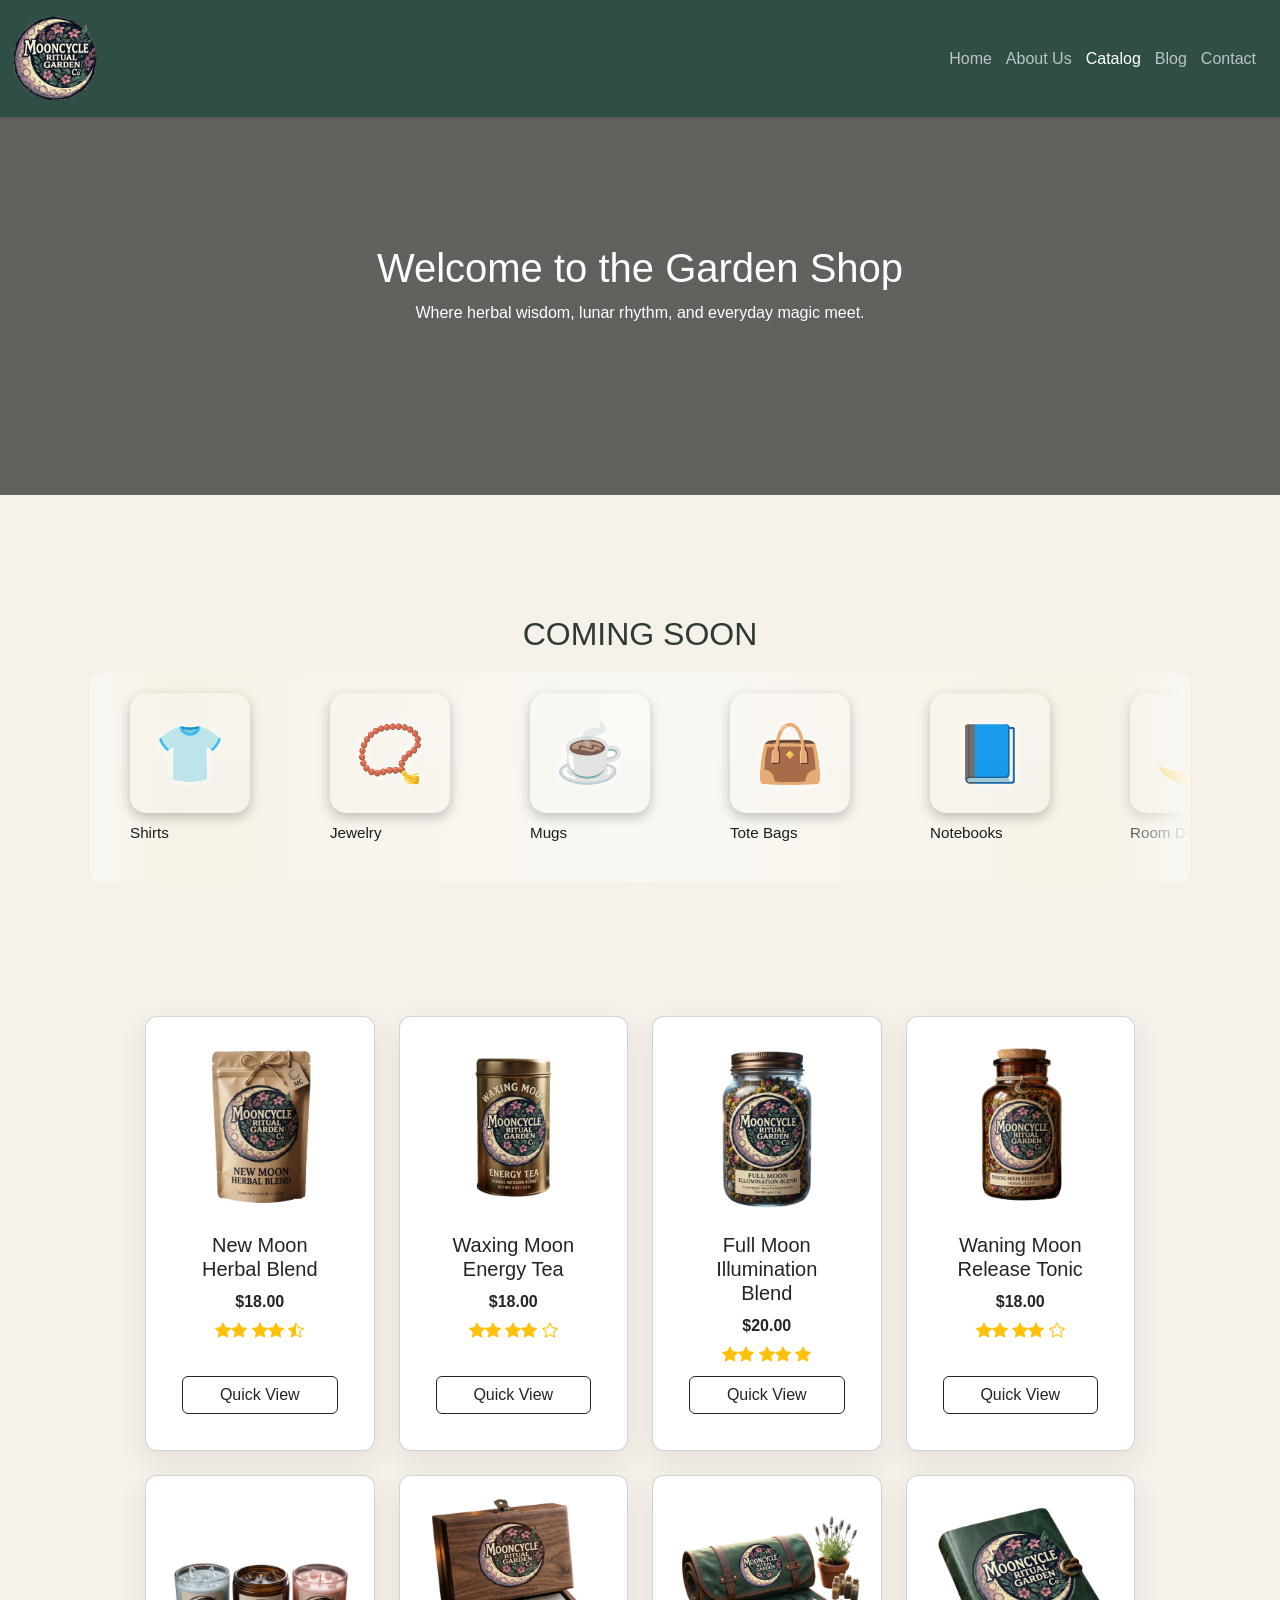
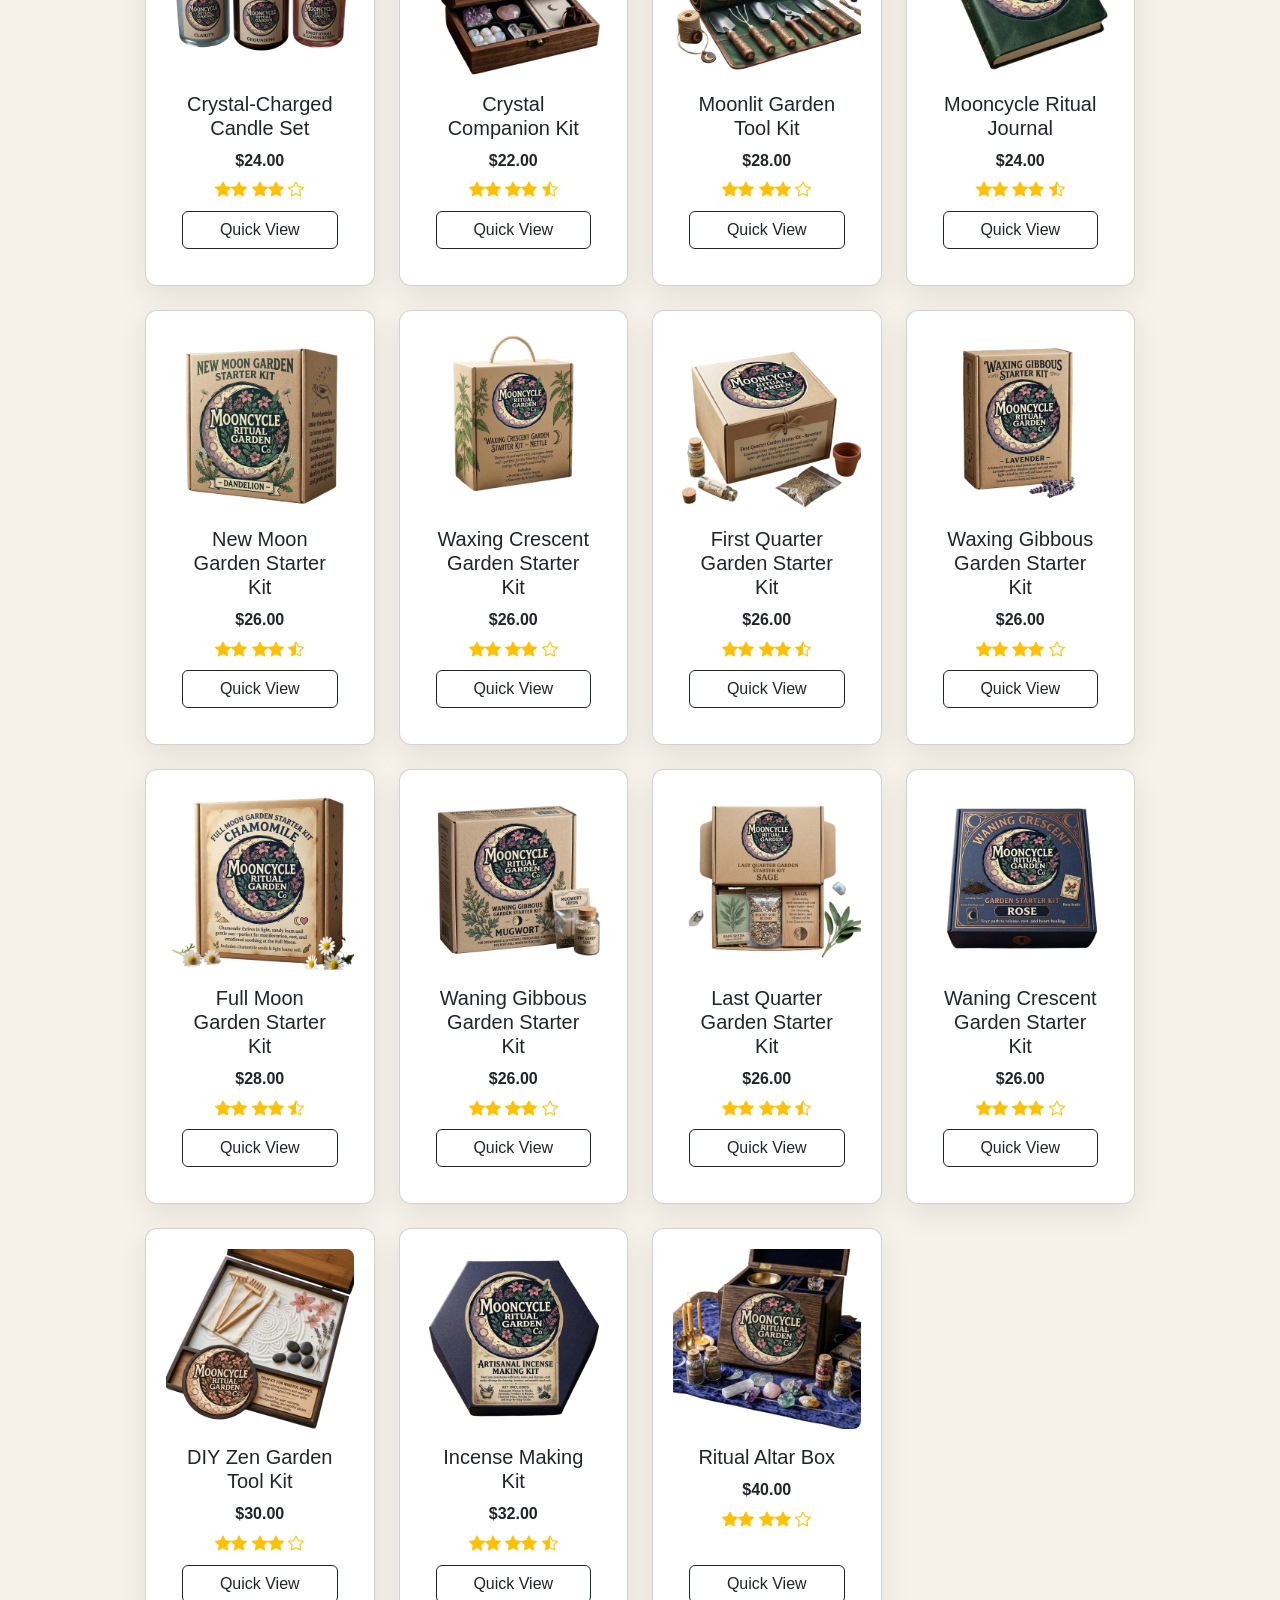
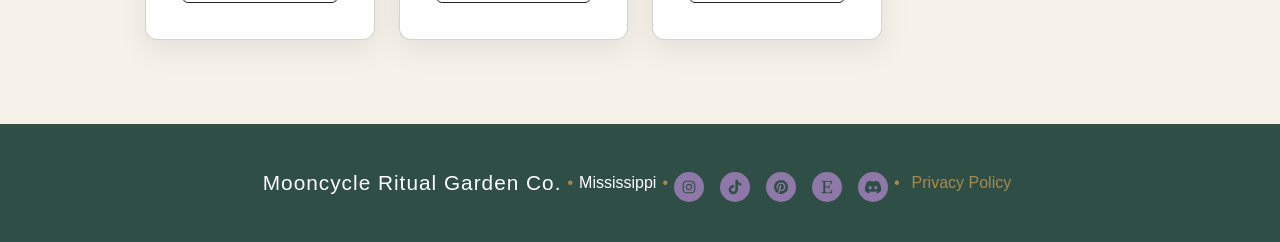
<file: catalog.html>
<!-- This declares the document type and tells the browser to use HTML5 -->
<!DOCTYPE html>
<!-- Opening HTML tag with the language set to English -->
<html lang="en">

<head>
    <!-- This sets the character encoding so the browser displays text correctly -->
    <meta charset="UTF-8">

    <!-- This makes the website responsive on mobile devices -->
    <meta name="viewport" content="width=device-width, initial-scale=1.0">

    <!-- This is the title that appears in the browser tab -->
    <title>Mooncycle Ritual Garden Co. | Catalog</title>
    <!-- Bootstrap CSS -->
    <link href="https://cdn.jsdelivr.net/npm/bootstrap@5.3.3/dist/css/bootstrap.min.css" rel="stylesheet" />

    <!-- Bootstrap Icons -->
    <link rel="stylesheet" href="https://cdn.jsdelivr.net/npm/bootstrap-icons@1.11.3/font/bootstrap-icons.css" />

    <!-- My Custom CSS (It must be last)-->
    <link rel="stylesheet" href="style.css">
</head>

<!-- This begins the visible content of the webpage -->
<body>

    <!-- This is the header section that contains the navigation bar -->
    <header class="header">

        <!-- This is the navigation bar container -->
        <nav class="navBar">

            <!-- This div holds the logo image -->
            <div class="logo">

                <!-- This displays the logo and includes alt text for accessibility -->
                <img src="assets/images/logo.png" alt="Mooncycle Ritual Garden Co. logo" class="logo-img">
            </div>

            <!-- This is the list of navigation links -->
            <ul class="nav-links">

                <!-- Each list item contains a link to a different page -->
                <li><a href="index.html">Home</a></li>

                <!-- This link is highlighted because we are on the Catalog page -->
                <li><a href="about.html">About Us</a></li>

                <!-- Active page indicator for Catalog -->
                <li><a href="catalog.html" class="active">Catalog</a></li>

                <li><a href="blog.html">Blog</a></li>
                <li><a href="contact.html">Contact</a></li>
            </ul>

        </nav>
    </header>

    <!-- This is the hero section, the large banner area at the top of the page -->
    <section class="hero">

        <!-- Main headline for the hero section -->
        <h1>Welcome to the Garden Shop</h1>

        <!-- Supporting text under the headline -->
        <p>Where herbal wisdom, lunar rhythm, and everyday magic meet.</p>
    </section>

<!-- This begins the main content area of the catalog page -->
<main class="container">

    <!-- This section introduces the Coming Soon header -->
    <div class="content-area">

        <!-- Section title for upcoming items -->
        <h2>COMING SOON</h2>
    </div>

    <!-- This is the horizontal scrolling section for upcoming merchandise -->
    <section class="scroll">

        <!-- This track holds all the scrollable items -->
        <div class="scroll-track">

            <!-- Each scroll-item represents a Coming Soon product category -->
            <div class="scroll-item">

                <!-- Emoji icon representing the product -->
                <div class="coming-emoji">👕</div>

                <!-- Label for the product category -->
                <p>Shirts</p>
            </div>

            <div class="scroll-item">
                <div class="coming-emoji">📿</div>
                <p>Jewelry</p>
            </div>

            <div class="scroll-item">
                <div class="coming-emoji">☕</div>
                <p>Mugs</p>
            </div>

            <div class="scroll-item">
                <div class="coming-emoji">👜</div>
                <p>Tote Bags</p>
            </div>

            <div class="scroll-item">
                <div class="coming-emoji">📘</div>
                <p>Notebooks</p>
            </div>

            <div class="scroll-item">
                <div class="coming-emoji">🌙</div>
                <p>Room Decor</p>
            </div>

            <div class="scroll-item">
                <div class="coming-emoji">🎨</div>
                <p>Art Prints</p>
            </div>

            <div class="scroll-item">
                <div class="coming-emoji">📱</div>
                <p>Digital Downloads</p>
            </div>

        </div>
    </section>

    <!-- This section contains the product grid using Bootstrap spacing -->
    <section class="py-1">

        <!-- Bootstrap container for layout alignment -->
        <div class="container">

            <!-- Bootstrap row with gap spacing between cards -->
            <div class="row g-4">

                <!-- 1. New Moon Herbal Blend Card -->
                <div class="col-12 col-sm-6 col-md-4 col-lg-3">

                    <!-- Product card container -->
                    <div class="card h-100">

                        <!-- Product image -->
                        <img src="assets/images/new-moon-blend.png" class="card-img-top"
                            alt="New Moon Herbal Blend">

                        <!-- Card body with flex column to push button to bottom -->
                        <div class="card-body d-flex flex-column">

                            <!-- Product name -->
                            <h5 class="card-title">New Moon Herbal Blend</h5>

                            <!-- Product price -->
                            <p class="fw-semibold mb-1">$18.00</p>

                            <!-- Star rating using Bootstrap Icons -->
                            <div class="text-warning mb-2">
                                <i class="bi bi-star-fill"></i><i class="bi bi-star-fill"></i>
                                <i class="bi bi-star-fill"></i><i class="bi bi-star-fill"></i>
                                <i class="bi bi-star-half"></i>
                            </div>

                            <!-- Quick View button linking to modal -->
                            <a href="#quickview-newmoon" class="btn btn-outline-dark mt-auto">Quick View</a>
                        </div>
                    </div>
                </div>

                <!-- Quick View Modal for New Moon Herbal Blend -->
                <div id="quickview-newmoon" class="quickview-overlay">

                    <!-- Modal container -->
                    <div class="quickview-modal">

                        <!-- Close button for modal -->
                        <a href="#" class="quickview-close">&times;</a>

                        <!-- Product image inside modal -->
                        <img src="assets/images/new-moon-blend.png" alt="New Moon Herbal Blend">

                        <!-- Modal content container -->
                        <div class="quickview-content">

                            <!-- Modal product title -->
                            <h2>New Moon Herbal Blend</h2>

                            <!-- Modal star rating -->
                            <div class="quickview-stars mb-2">
                                <i class="bi bi-star-fill"></i><i class="bi bi-star-fill"></i>
                                <i class="bi bi-star-fill"></i><i class="bi bi-star-fill"></i>
                                <i class="bi bi-star-half"></i>
                            </div>

                            <!-- Modal price -->
                            <div class="quickview-price">$18.00</div>

                            <!-- Modal product description -->
                            <p>
                                A lunar‑aligned herbal blend crafted for fresh beginnings, intention‑setting, and
                                quiet renewal under the New Moon.
                            </p>

                            <!-- Buy Now button linking to Etsy -->
                            <a href="https://www.etsy.com" target="_blank" class="quickview-buy"
                                rel="noopener noreferrer">Buy Now on Etsy</a>
                        </div>
                    </div>
                </div>
                    <!-- 2. Waxing Moon Energy Tea Card-->
                    <div class="col-12 col-sm-6 col-md-4 col-lg-3">
                        <div class="card h-100">
                            <img src="assets/images/waxing-moon-tea.png" class="card-img-top"
                                alt="Waxing Moon Energy Tea">
                            <div class="card-body d-flex flex-column">
                                <h5 class="card-title">Waxing Moon Energy Tea</h5>
                                <p class="fw-semibold mb-1">$18.00</p>
                                <div class="text-warning mb-2">
                                    <i class="bi bi-star-fill"></i><i class="bi bi-star-fill"></i>
                                    <i class="bi bi-star-fill"></i><i class="bi bi-star-fill"></i>
                                    <i class="bi bi-star"></i>
                                </div>
                                <a href="#quickview-waxing" class="btn btn-outline-dark mt-auto">Quick View</a>
                            </div>
                        </div>
                    </div>
                    <!--Quick View Waxing Moon Modal-->
                    <div id="quickview-waxing" class="quickview-overlay">
                        <div class="quickview-modal">
                            <a href="#" class="quickview-close">&times;</a>

                            <img src="assets/images/waxing-moon-tea.png" alt="Waxing Moon Energy Tea">

                            <div class="quickview-content">
                                <h2>Waxing Moon Energy Tea</h2>

                                <div class="quickview-stars mb-2">
                                    <i class="bi bi-star-fill"></i><i class="bi bi-star-fill"></i>
                                    <i class="bi bi-star-fill"></i><i class="bi bi-star-fill"></i>
                                    <i class="bi bi-star"></i>
                                </div>

                                <div class="quickview-price">$18.00</div>

                                <p>
                                    A bright, uplifting tea to support momentum, growth, and courage as your intentions
                                    gather strength with the waxing moon.
                                </p>

                                <a href="https://www.etsy.com" target="_blank" class="quickview-buy"
                                    rel="noopener noreferrer">Buy Now on Etsy</a>
                            </div>
                        </div>
                    </div>

                    <!-- 3. Full Moon Illumination Blend Card-->
                    <div class="col-12 col-sm-6 col-md-4 col-lg-3">
                        <div class="card h-100">
                            <img src="assets/images/full-moon-blend.png" class="card-img-top"
                                alt="Full Moon Illumination Blend">
                            <div class="card-body d-flex flex-column">
                                <h5 class="card-title">Full Moon Illumination Blend</h5>
                                <p class="fw-semibold mb-1">$20.00</p>
                                <div class="text-warning mb-2">
                                    <i class="bi bi-star-fill"></i><i class="bi bi-star-fill"></i>
                                    <i class="bi bi-star-fill"></i><i class="bi bi-star-fill"></i>
                                    <i class="bi bi-star-fill"></i>
                                </div>
                                <a href="#quickview-fullmoon" class="btn btn-outline-dark mt-auto">Quick View</a>
                            </div>
                        </div>
                    </div>
                    <!--Quick View Full Moon Modal-->
                    <div id="quickview-fullmoon" class="quickview-overlay">
                        <div class="quickview-modal">
                            <a href="#" class="quickview-close">&times;</a>

                            <img src="assets/images/full-moon-blend.png" alt="Full Moon Illumination Blend">

                            <div class="quickview-content">
                                <h2>Full Moon Illumination Blend</h2>

                                <div class="quickview-stars mb-2">
                                    <i class="bi bi-star-fill"></i><i class="bi bi-star-fill"></i>
                                    <i class="bi bi-star-fill"></i><i class="bi bi-star-fill"></i>
                                    <i class="bi bi-star-fill"></i>
                                </div>

                                <div class="quickview-price">$20.00</div>

                                <p>
                                    A luminous blend for celebration, clarity, and emotional illumination when the moon
                                    is at her brightest.
                                </p>

                                <a href="https://www.etsy.com" target="_blank" class="quickview-buy"
                                    rel="noopener noreferrer">Buy Now on Etsy</a>
                            </div>
                        </div>
                    </div>

                    <!-- 4. Waning Moon Release Tonic Card-->
                    <div class="col-12 col-sm-6 col-md-4 col-lg-3">
                        <div class="card h-100">
                            <img src="assets/images/waning-moon-tonic.png" class="card-img-top"
                                alt="Waning Moon Release Tonic">
                            <div class="card-body d-flex flex-column">
                                <h5 class="card-title">Waning Moon Release Tonic</h5>
                                <p class="fw-semibold mb-1">$18.00</p>
                                <div class="text-warning mb-2">
                                    <i class="bi bi-star-fill"></i><i class="bi bi-star-fill"></i>
                                    <i class="bi bi-star-fill"></i><i class="bi bi-star-fill"></i>
                                    <i class="bi bi-star"></i>
                                </div>
                                <a href="#quickview-waning" class="btn btn-outline-dark mt-auto">Quick View</a>
                            </div>
                        </div>
                    </div>
                    <!--Quick View Waning Moon Modal-->
                    <div id="quickview-waning" class="quickview-overlay">
                        <div class="quickview-modal">
                            <a href="#" class="quickview-close">&times;</a>

                            <img src="assets/images/waning-moon-tonic.png" alt="Waning Moon Release Tonic">

                            <div class="quickview-content">
                                <h2>Waning Moon Release Tonic</h2>

                                <div class="quickview-stars mb-2">
                                    <i class="bi bi-star-fill"></i><i class="bi bi-star-fill"></i>
                                    <i class="bi bi-star-fill"></i><i class="bi bi-star-fill"></i>
                                    <i class="bi bi-star"></i>
                                </div>

                                <div class="quickview-price">$18.00</div>

                                <p>
                                    A soothing tonic to support letting go, cleansing, and gentle unwinding as the moon
                                    wanes and cycles close.
                                </p>

                                <a href="https://www.etsy.com" target="_blank" class="quickview-buy"
                                    rel="noopener noreferrer">Buy Now on Etsy</a>
                            </div>
                        </div>
                    </div>
                    <!-- 5. Crystal-Charged Candle Set Card-->
                    <div class="col-12 col-sm-6 col-md-4 col-lg-3">
                        <div class="card h-100">
                            <img src="assets/images/candles.png" class="card-img-top" alt="Crystal-Charged Candle Set">
                            <div class="card-body d-flex flex-column">
                                <h5 class="card-title">Crystal‑Charged Candle Set</h5>
                                <p class="fw-semibold mb-1">$24.00</p>
                                <div class="text-warning mb-2">
                                    <i class="bi bi-star-fill"></i><i class="bi bi-star-fill"></i>
                                    <i class="bi bi-star-fill"></i><i class="bi bi-star-fill"></i>
                                    <i class="bi bi-star"></i>
                                </div>
                                <a href="#quickview-candles" class="btn btn-outline-dark mt-auto">Quick View</a>
                            </div>
                        </div>
                    </div>

                    <!--Quick view Crystal-Charged Candle Set Modal-->
                    <div id="quickview-candles" class="quickview-overlay">
                        <div class="quickview-modal">
                            <a href="#" class="quickview-close">&times;</a>

                            <img src="assets/images/candles.png" alt="Crystal-Charged Candle Set">

                            <div class="quickview-content">
                                <h2>Crystal‑Charged Candle Set</h2>

                                <div class="quickview-stars mb-2">
                                    <i class="bi bi-star-fill"></i><i class="bi bi-star-fill"></i>
                                    <i class="bi bi-star-fill"></i><i class="bi bi-star-fill"></i>
                                    <i class="bi bi-star"></i>
                                </div>

                                <div class="quickview-price">$24.00</div>

                                <p>
                                    A trio of hand‑poured candles infused with crystal energy, perfect for altar work,
                                    journaling, and moon rituals.
                                    Each candle is crafted to support clarity, grounding, and emotional illumination.
                                </p>

                                <a href="https://www.etsy.com" aria-label="Etsy" target="_blank" class="quickview-buy"
                                    rel="noopener noreferrer">Buy Now on Etsy</a>
                            </div>
                        </div>
                    </div>

                    <!-- 6. Crystal Companion Kit Card-->
                    <div class="col-12 col-sm-6 col-md-4 col-lg-3">
                        <div class="card h-100">
                            <img src="assets/images/crystals.png" class="card-img-top" alt="Crystal Companion Kit">
                            <div class="card-body d-flex flex-column">
                                <h5 class="card-title">Crystal Companion Kit</h5>
                                <p class="fw-semibold mb-1">$22.00</p>
                                <div class="text-warning mb-2">
                                    <i class="bi bi-star-fill"></i><i class="bi bi-star-fill"></i>
                                    <i class="bi bi-star-fill"></i><i class="bi bi-star-fill"></i>
                                    <i class="bi bi-star-half"></i>
                                </div>
                                <a href="#quickview-crystals" class="btn btn-outline-dark mt-auto">Quick View</a>
                            </div>
                        </div>
                    </div>
                    <!--Quick View Crystal Companion Kit Modal-->
                    <div id="quickview-crystals" class="quickview-overlay">
                        <div class="quickview-modal">
                            <a href="#" class="quickview-close">&times;</a>

                            <img src="assets/images/crystals.png" alt="Crystal Companion Kit">

                            <div class="quickview-content">
                                <h2>Crystal Companion Kit</h2>

                                <div class="quickview-stars mb-2">
                                    <i class="bi bi-star-fill"></i><i class="bi bi-star-fill"></i>
                                    <i class="bi bi-star-fill"></i><i class="bi bi-star-fill"></i>
                                    <i class="bi bi-star-half"></i>
                                </div>

                                <div class="quickview-price">$22.00</div>

                                <p>
                                    A curated set of crystals for grounding, clarity, and lunar alignment—ideal for
                                    pockets, altars, meditation,
                                    and ritual circles. Each stone is intuitively selected to support your moon‑cycle
                                    intentions.
                                </p>

                                <a href="https://www.etsy.com" target="_blank" class="quickview-buy"
                                    rel="noopener noreferrer">Buy Now on Etsy</a>
                            </div>
                        </div>
                    </div>

                    <!-- 7. Moonlit Garden Tool Kit Card-->
                    <div class="col-12 col-sm-6 col-md-4 col-lg-3">
                        <div class="card h-100">
                            <img src="assets/images/garden-tools.png" class="card-img-top" alt="Moonlit Garden Tool Kit">
                            <div class="card-body d-flex flex-column">
                                <h5 class="card-title">Moonlit Garden Tool Kit</h5>
                                <p class="fw-semibold mb-1">$28.00</p>
                                <div class="text-warning mb-2">
                                    <i class="bi bi-star-fill"></i><i class="bi bi-star-fill"></i>
                                    <i class="bi bi-star-fill"></i><i class="bi bi-star-fill"></i>
                                    <i class="bi bi-star"></i>
                                </div>
                                <a href="#quickview-moonlit" class="btn btn-outline-dark mt-auto">Quick View</a>
                            </div>
                        </div>
                    </div>
                    <!--Moonlit Garden Tool Kit Modal-->
                    <div id="quickview-moonlit" class="quickview-overlay">
                        <div class="quickview-modal">
                            <a href="#" class="quickview-close">&times;</a>

                            <img src="assets/images/garden-tools.png" alt="Moonlit Garden Tool Kit">

                            <div class="quickview-content">
                                <h2>Moonlit Garden Tool Kit</h2>

                                <div class="quickview-stars mb-2">
                                    <i class="bi bi-star-fill"></i><i class="bi bi-star-fill"></i>
                                    <i class="bi bi-star-fill"></i><i class="bi bi-star-fill"></i>
                                    <i class="bi bi-star"></i>
                                </div>

                                <div class="quickview-price">$28.00</div>

                                <p>
                                    A beginner‑friendly garden kit designed to create a small moon‑blessed corner filled
                                    with herbs and blooms chosen
                                    for lunar magic. Includes soil, seeds, and a ritual card for planting under
                                    moonlight.
                                </p>

                                <a href="https://www.etsy.com" target="_blank" class="quickview-buy"
                                    rel="noopener noreferrer">Buy Now on Etsy</a>
                            </div>
                        </div>
                    </div>

                    <!-- 8. Mooncycle Ritual Journal Card-->
                    <div class="col-12 col-sm-6 col-md-4 col-lg-3">
                        <div class="card h-100">
                            <img src="assets/images/journal.png" class="card-img-top" alt="Mooncycle Ritual Journal">
                            <div class="card-body d-flex flex-column">
                                <h5 class="card-title">Mooncycle Ritual Journal</h5>
                                <p class="fw-semibold mb-1">$24.00</p>
                                <div class="text-warning mb-2">
                                    <i class="bi bi-star-fill"></i><i class="bi bi-star-fill"></i>
                                    <i class="bi bi-star-fill"></i><i class="bi bi-star-fill"></i>
                                    <i class="bi bi-star-half"></i>
                                </div>
                                <a href="#quickview-journal" class="btn btn-outline-dark mt-auto">Quick View</a>
                            </div>
                        </div>
                    </div>
                    <!--Mooncycle Ritual Journal Modal-->
                    <div id="quickview-journal" class="quickview-overlay">
                        <div class="quickview-modal">
                            <a href="#" class="quickview-close">&times;</a>

                            <img src="assets/images/journal.png" alt="Mooncycle Ritual Journal">

                            <div class="quickview-content">
                                <h2>Mooncycle Ritual Journal</h2>

                                <div class="quickview-stars mb-2">
                                    <i class="bi bi-star-fill"></i><i class="bi bi-star-fill"></i>
                                    <i class="bi bi-star-fill"></i><i class="bi bi-star-fill"></i>
                                    <i class="bi bi-star-half"></i>
                                </div>

                                <div class="quickview-price">$24.00</div>

                                <p>
                                    A guided journal for tracking moon phases, emotions, rituals, and garden notes—your
                                    companion through each lunar
                                    cycle. Designed to support reflection, intention‑setting, and spiritual grounding.
                                </p>

                                <a href="https://www.etsy.com" target="_blank" class="quickview-buy"
                                    rel="noopener noreferrer">Buy Now on Etsy</a>
                            </div>
                        </div>
                    </div>
                    <!-- 9. New Moon Garden Starter Kit – Dandelion -->
                    <div class="col-12 col-sm-6 col-md-4 col-lg-3">
                        <div class="card h-100">
                            <img src="assets/images/dandelion-kit.png" class="card-img-top"
                                alt="New Moon Garden Starter Kit – Dandelion">
                            <div class="card-body d-flex flex-column">
                                <h5 class="card-title">New Moon Garden Starter Kit</h5>
                                <p class="fw-semibold mb-1">$26.00</p>
                                <div class="text-warning mb-2">
                                    <i class="bi bi-star-fill"></i><i class="bi bi-star-fill"></i>
                                    <i class="bi bi-star-fill"></i><i class="bi bi-star-fill"></i>
                                    <i class="bi bi-star-half"></i>
                                </div>
                                <a href="#quickview-dandelion" class="btn btn-outline-dark mt-auto">Quick View</a>
                            </div>
                        </div>
                    </div>
                    <div id="quickview-dandelion" class="quickview-overlay">
                        <div class="quickview-modal">
                            <a href="#" class="quickview-close">&times;</a>

                            <img src="assets/images/dandelion-kit.png" alt="New Moon Garden Starter Kit – Dandelion">

                            <div class="quickview-content">
                                <h2>New Moon Garden Starter Kit – Dandelion</h2>

                                <div class="quickview-stars mb-2">
                                    <i class="bi bi-star-fill"></i><i class="bi bi-star-fill"></i>
                                    <i class="bi bi-star-fill"></i><i class="bi bi-star-fill"></i>
                                    <i class="bi bi-star-half"></i>
                                </div>

                                <div class="quickview-price">$26.00</div>

                                <p>
                                    Plant dandelion under the New Moon to honor resilience and fresh starts.
                                    Includes dandelion seeds and <strong>loamy, well‑drained soil</strong> ideal for
                                    deep roots and gentle growth.
                                </p>

                                <a href="https://www.etsy.com" target="_blank" class="quickview-buy"
                                    rel="noopener noreferrer">Buy Now on Etsy</a>
                            </div>
                        </div>
                    </div>


                    <!-- 10. Waxing Crescent Garden Starter Kit – Nettle -->
                    <div class="col-12 col-sm-6 col-md-4 col-lg-3">
                        <div class="card h-100">
                            <img src="assets/images/nettle-kit.png" class="card-img-top"
                                alt="Waxing Crescent Garden Starter Kit – Nettle">
                            <div class="card-body d-flex flex-column">
                                <h5 class="card-title">Waxing Crescent Garden Starter Kit</h5>
                                <p class="fw-semibold mb-1">$26.00</p>
                                <div class="text-warning mb-2">
                                    <i class="bi bi-star-fill"></i><i class="bi bi-star-fill"></i>
                                    <i class="bi bi-star-fill"></i><i class="bi bi-star-fill"></i>
                                    <i class="bi bi-star"></i>
                                </div>
                                <a href="#quickview-nettle" class="btn btn-outline-dark mt-auto">Quick View</a>
                            </div>
                        </div>
                    </div>
                    <div id="quickview-nettle" class="quickview-overlay">
                        <div class="quickview-modal">
                            <a href="#" class="quickview-close">&times;</a>

                            <img src="assets/images/nettle-kit.png" alt="Waxing Crescent Garden Starter Kit – Nettle">

                            <div class="quickview-content">
                                <h2>Waxing Crescent Garden Starter Kit – Nettle</h2>

                                <div class="quickview-stars mb-2">
                                    <i class="bi bi-star-fill"></i><i class="bi bi-star-fill"></i>
                                    <i class="bi bi-star-fill"></i><i class="bi bi-star-fill"></i>
                                    <i class="bi bi-star"></i>
                                </div>

                                <div class="quickview-price">$26.00</div>

                                <p>
                                    Nettle thrives in <strong>nutrient‑rich, nitrogen‑dense soil</strong>—perfect for
                                    the Waxing Crescent’s energy of growth and vitality.
                                    Includes nettle seeds and a nutrient‑rich soil blend.
                                </p>

                                <a href="https://www.etsy.com" target="_blank" class="quickview-buy"
                                    rel="noopener noreferrer">Buy Now on Etsy</a>
                            </div>
                        </div>
                    </div>

                    <!-- 11. First Quarter Garden Starter Kit – Rosemary -->
                    <div class="col-12 col-sm-6 col-md-4 col-lg-3">
                        <div class="card h-100">
                            <img src="assets/images/rosemary-kit.png" class="card-img-top"
                                alt="First Quarter Garden Starter Kit – Rosemary">
                            <div class="card-body d-flex flex-column">
                                <h5 class="card-title">First Quarter Garden Starter Kit</h5>
                                <p class="fw-semibold mb-1">$26.00</p>
                                <div class="text-warning mb-2">
                                    <i class="bi bi-star-fill"></i><i class="bi bi-star-fill"></i>
                                    <i class="bi bi-star-fill"></i><i class="bi bi-star-fill"></i>
                                    <i class="bi bi-star-half"></i>
                                </div>
                                <a href="#quickview-rosemary" class="btn btn-outline-dark mt-auto">Quick View</a>
                            </div>
                        </div>
                    </div>
                    <div id="quickview-rosemary" class="quickview-overlay">
                        <div class="quickview-modal">
                            <a href="#" class="quickview-close">&times;</a>

                            <img src="assets/images/rosemary-kit.png" alt="First Quarter Garden Starter Kit – Rosemary">

                            <div class="quickview-content">
                                <h2>First Quarter Garden Starter Kit – Rosemary</h2>

                                <div class="quickview-stars mb-2">
                                    <i class="bi bi-star-fill"></i><i class="bi bi-star-fill"></i>
                                    <i class="bi bi-star-fill"></i><i class="bi bi-star-fill"></i>
                                    <i class="bi bi-star-half"></i>
                                </div>

                                <div class="quickview-price">$26.00</div>

                                <p>
                                    Rosemary loves <strong>sandy, well‑drained soil</strong> and bright light—perfect
                                    for clarity and decision‑making at the First Quarter moon.
                                    Includes rosemary seeds and a sandy soil mix.
                                </p>

                                <a href="https://www.etsy.com" target="_blank" class="quickview-buy"
                                    rel="noopener noreferrer">Buy Now on Etsy</a>
                            </div>
                        </div>
                    </div>

                    <!-- 12. Waxing Gibbous Garden Starter Kit – Lavender -->
                    <div class="col-12 col-sm-6 col-md-4 col-lg-3">
                        <div class="card h-100">
                            <img src="assets/images/lavender-kit.png" class="card-img-top"
                                alt="Waxing Gibbous Garden Starter Kit – Lavender">
                            <div class="card-body d-flex flex-column">
                                <h5 class="card-title">Waxing Gibbous Garden Starter Kit</h5>
                                <p class="fw-semibold mb-1">$26.00</p>
                                <div class="text-warning mb-2">
                                    <i class="bi bi-star-fill"></i><i class="bi bi-star-fill"></i>
                                    <i class="bi bi-star-fill"></i><i class="bi bi-star-fill"></i>
                                    <i class="bi bi-star"></i>
                                </div>
                                <a href="#quickview-lavender" class="btn btn-outline-dark mt-auto">Quick View</a>
                            </div>
                        </div>
                    </div>
                    <div id="quickview-lavender" class="quickview-overlay">
                        <div class="quickview-modal">
                            <a href="#" class="quickview-close">&times;</a>

                            <img src="assets/images/lavender-kit.png" alt="Waxing Gibbous Garden Starter Kit – Lavender">

                            <div class="quickview-content">
                                <h2>Waxing Gibbous Garden Starter Kit – Lavender</h2>

                                <div class="quickview-stars mb-2">
                                    <i class="bi bi-star-fill"></i><i class="bi bi-star-fill"></i>
                                    <i class="bi bi-star-fill"></i><i class="bi bi-star-fill"></i>
                                    <i class="bi bi-star"></i>
                                </div>

                                <div class="quickview-price">$26.00</div>

                                <p>
                                    Lavender prefers <strong>alkaline, sandy soil</strong> and steady light—ideal for
                                    refinement and tending details as the moon nears full.
                                    Includes lavender seeds and alkaline sandy soil.
                                </p>

                                <a href="https://www.etsy.com" target="_blank" class="quickview-buy"
                                    rel="noopener noreferrer">Buy Now on Etsy</a>
                            </div>
                        </div>
                    </div>

                    <!-- 13. Full Moon Garden Starter Kit – Chamomile -->
                    <div class="col-12 col-sm-6 col-md-4 col-lg-3">
                        <div class="card h-100">
                            <img src="assets/images/chamomile-kit.png" class="card-img-top"
                                alt="Full Moon Garden Starter Kit – Chamomile">
                            <div class="card-body d-flex flex-column">
                                <h5 class="card-title">Full Moon Garden Starter Kit</h5>
                                <p class="fw-semibold mb-1">$28.00</p>
                                <div class="text-warning mb-2">
                                    <i class="bi bi-star-fill"></i><i class="bi bi-star-fill"></i>
                                    <i class="bi bi-star-fill"></i><i class="bi bi-star-fill"></i>
                                    <i class="bi bi-star-half"></i>
                                </div>
                                <a href="#quickview-chamomile" class="btn btn-outline-dark mt-auto">Quick View</a>
                            </div>
                        </div>
                    </div>
                    <div id="quickview-chamomile" class="quickview-overlay">
                        <div class="quickview-modal">
                            <a href="#" class="quickview-close">&times;</a>

                            <img src="assets/images/chamomile-kit.png" alt="Full Moon Garden Starter Kit – Chamomile">

                            <div class="quickview-content">
                                <h2>Full Moon Garden Starter Kit – Chamomile</h2>

                                <div class="quickview-stars mb-2">
                                    <i class="bi bi-star-fill"></i><i class="bi bi-star-fill"></i>
                                    <i class="bi bi-star-fill"></i><i class="bi bi-star-fill"></i>
                                    <i class="bi bi-star-half"></i>
                                </div>

                                <div class="quickview-price">$28.00</div>

                                <p>
                                    Chamomile thrives in <strong>light, sandy loam</strong> and gentle sun—perfect for
                                    manifestation, rest, and emotional soothing at the Full Moon.
                                    Includes chamomile seeds and light loamy soil.
                                </p>

                                <a href="https://www.etsy.com" target="_blank" class="quickview-buy"
                                    rel="noopener noreferrer">Buy Now on Etsy</a>
                            </div>
                        </div>
                    </div>

                    <!-- 14. Waning Gibbous Garden Starter Kit – Mugwort -->
                    <div class="col-12 col-sm-6 col-md-4 col-lg-3">
                        <div class="card h-100">
                            <img src="assets/images/mugwort-kit.png" class="card-img-top"
                                alt="Waning Gibbous Garden Starter Kit – Mugwort">
                            <div class="card-body d-flex flex-column">
                                <h5 class="card-title">Waning Gibbous Garden Starter Kit</h5>
                                <p class="fw-semibold mb-1">$26.00</p>
                                <div class="text-warning mb-2">
                                    <i class="bi bi-star-fill"></i><i class="bi bi-star-fill"></i>
                                    <i class="bi bi-star-fill"></i><i class="bi bi-star-fill"></i>
                                    <i class="bi bi-star"></i>
                                </div>
                                <a href="#quickview-mugwort" class="btn btn-outline-dark mt-auto">Quick View</a>
                            </div>
                        </div>
                    </div>
                    <div id="quickview-mugwort" class="quickview-overlay">
                        <div class="quickview-modal">
                            <a href="#" class="quickview-close">&times;</a>

                            <img src="assets/images/mugwort-kit.png" alt="Waning Gibbous Garden Starter Kit – Mugwort">

                            <div class="quickview-content">
                                <h2>Waning Gibbous Garden Starter Kit – Mugwort</h2>

                                <div class="quickview-stars mb-2">
                                    <i class="bi bi-star-fill"></i><i class="bi bi-star-fill"></i>
                                    <i class="bi bi-star-fill"></i><i class="bi bi-star-fill"></i>
                                    <i class="bi bi-star"></i>
                                </div>

                                <div class="quickview-price">$26.00</div>

                                <p>
                                    Mugwort prefers <strong>dry, sandy soil</strong> and is beloved for dreamwork and
                                    intuition—perfect for reflecting and integrating after the Full Moon.
                                    Includes mugwort seeds and dry sandy soil.
                                </p>

                                <a href="https://www.etsy.com" target="_blank" class="quickview-buy"
                                    rel="noopener noreferrer">Buy Now on Etsy</a>
                            </div>
                        </div>
                    </div>

                    <!-- 15. Last Quarter Garden Starter Kit – Sage -->
                    <div class="col-12 col-sm-6 col-md-4 col-lg-3">
                        <div class="card h-100">
                            <img src="assets/images/sage-kit.png" class="card-img-top"
                                alt="Last Quarter Garden Starter Kit – Sage">
                            <div class="card-body d-flex flex-column">
                                <h5 class="card-title">Last Quarter Garden Starter Kit</h5>
                                <p class="fw-semibold mb-1">$26.00</p>
                                <div class="text-warning mb-2">
                                    <i class="bi bi-star-fill"></i><i class="bi bi-star-fill"></i>
                                    <i class="bi bi-star-fill"></i><i class="bi bi-star-fill"></i>
                                    <i class="bi bi-star-half"></i>
                                </div>
                                <a href="#quickview-sage" class="btn btn-outline-dark mt-auto">Quick View</a>
                            </div>
                        </div>
                    </div>
                    <div id="quickview-sage" class="quickview-overlay">
                        <div class="quickview-modal">
                            <a href="#" class="quickview-close">&times;</a>

                            <img src="assets/images/sage-kit.png" alt="Last Quarter Garden Starter Kit – Sage">

                            <div class="quickview-content">
                                <h2>Last Quarter Garden Starter Kit – Sage</h2>

                                <div class="quickview-stars mb-2">
                                    <i class="bi bi-star-fill"></i><i class="bi bi-star-fill"></i>
                                    <i class="bi bi-star-fill"></i><i class="bi bi-star-fill"></i>
                                    <i class="bi bi-star-half"></i>
                                </div>

                                <div class="quickview-price">$26.00</div>

                                <p>
                                    Sage loves <strong>rocky, well‑drained soil</strong> and bright light—ideal for
                                    cleansing, boundaries, and release at the Last Quarter moon.
                                    Includes sage seeds and a rocky soil blend.
                                </p>

                                <a href="https://www.etsy.com" target="_blank" class="quickview-buy"
                                    rel="noopener noreferrer">Buy Now on Etsy</a>
                            </div>
                        </div>
                    </div>
                    <!-- 16. Waning Crescent Garden Starter Kit – Rose -->
                    <div class="col-12 col-sm-6 col-md-4 col-lg-3">
                        <div class="card h-100">
                            <img src="assets/images/rose-kit.png" class="card-img-top"
                                alt="Waning Crescent Garden Starter Kit – Rose">
                            <div class="card-body d-flex flex-column">
                                <h5 class="card-title">Waning Crescent Garden Starter Kit</h5>
                                <p class="fw-semibold mb-1">$26.00</p>
                                <div class="text-warning mb-2">
                                    <i class="bi bi-star-fill"></i><i class="bi bi-star-fill"></i>
                                    <i class="bi bi-star-fill"></i><i class="bi bi-star-fill"></i>
                                    <i class="bi bi-star"></i>
                                </div>
                                <a href="#quickview-rose" class="btn btn-outline-dark mt-auto">Quick View</a>
                            </div>
                        </div>
                    </div>
                    <div id="quickview-rose" class="quickview-overlay">
                        <div class="quickview-modal">
                            <a href="#" class="quickview-close">&times;</a>

                            <img src="assets/images/rose-kit.png" alt="Waning Crescent Garden Starter Kit – Rose">

                            <div class="quickview-content">
                                <h2>Waning Crescent Garden Starter Kit – Rose</h2>

                                <div class="quickview-stars mb-2">
                                    <i class="bi bi-star-fill"></i><i class="bi bi-star-fill"></i>
                                    <i class="bi bi-star-fill"></i><i class="bi bi-star-fill"></i>
                                    <i class="bi bi-star"></i>
                                </div>

                                <div class="quickview-price">$26.00</div>

                                <p>
                                    Roses flourish in <strong>rich, loamy soil</strong>—perfect for softness, rest, and
                                    heart‑healing as the lunar
                                    cycle comes to a close. This kit includes rose seeds, loamy soil, and a ritual
                                    planting card aligned with the
                                    Waning Crescent’s energy of release and renewal.
                                </p>

                                <a href="https://www.etsy.com" target="_blank" class="quickview-buy"
                                    rel="noopener noreferrer">
                                    Buy Now on Etsy
                                </a>
                            </div>
                        </div>
                    </div>
                    <!-- 17. DIY Zen Garden Tool Kit Card-->
                    <div class="col-12 col-sm-6 col-md-4 col-lg-3">
                        <div class="card h-100">
                            <img src="assets/images/zen-garden-kit.png" class="card-img-top" alt="DIY Zen Garden Tool Kit">
                            <div class="card-body d-flex flex-column">
                                <h5 class="card-title">DIY Zen Garden Tool Kit</h5>
                                <p class="fw-semibold mb-1">$30.00</p>
                                <div class="text-warning mb-2">
                                    <i class="bi bi-star-fill"></i><i class="bi bi-star-fill"></i>
                                    <i class="bi bi-star-fill"></i><i class="bi bi-star-fill"></i>
                                    <i class="bi bi-star"></i>
                                </div>
                                <a href="#quickview-zengarden" class="btn btn-outline-dark mt-auto">Quick View</a>
                            </div>
                        </div>
                    </div>
                    <!--Diy Zen Garden Tool Kit Modal-->
                    <div id="quickview-zengarden" class="quickview-overlay">
                        <div class="quickview-modal">
                            <a href="#" class="quickview-close">&times;</a>

                            <img src="assets/images/zen-garden-kit.png" alt="DIY Zen Garden Tool Kit">

                            <div class="quickview-content">
                                <h2>DIY Zen Garden Tool Kit</h2>

                                <div class="quickview-stars mb-2">
                                    <i class="bi bi-star-fill"></i><i class="bi bi-star-fill"></i>
                                    <i class="bi bi-star-fill"></i><i class="bi bi-star-fill"></i>
                                    <i class="bi bi-star"></i>
                                </div>

                                <div class="quickview-price">$30.00</div>

                                <p>
                                    A tabletop zen garden with sand, stones, and mini rakes—perfect for quiet moments,
                                    intention‑setting, and mindful
                                    pauses between rituals. Create calming patterns and reset your energy throughout the
                                    moon cycle.
                                </p>

                                <a href="https://www.etsy.com" target="_blank" class="quickview-buy"
                                    rel="noopener noreferrer">
                                    Buy Now on Etsy
                                </a>
                            </div>
                        </div>
                    </div>

                    <!-- 18. Incense Making Kit -->
                    <div class="col-12 col-sm-6 col-md-4 col-lg-3">
                        <div class="card h-100">
                            <img src="assets/images/incense-kit.png" class="card-img-top" alt="Incense Making Kit">
                            <div class="card-body d-flex flex-column">
                                <h5 class="card-title">Incense Making Kit</h5>
                                <p class="fw-semibold mb-1">$32.00</p>
                                <div class="text-warning mb-2">
                                    <i class="bi bi-star-fill"></i><i class="bi bi-star-fill"></i>
                                    <i class="bi bi-star-fill"></i><i class="bi bi-star-fill"></i>
                                    <i class="bi bi-star-half"></i>
                                </div>
                                <a href="#quickview-incense" class="btn btn-outline-dark mt-auto">Quick View</a>
                            </div>
                        </div>
                    </div>
                    <div id="quickview-incense" class="quickview-overlay">
                        <div class="quickview-modal">
                            <a href="#" class="quickview-close">&times;</a>

                            <img src="assets/images/incense-kit.png" alt="Incense Making Kit">

                            <div class="quickview-content">
                                <h2>Incense Making Kit</h2>

                                <div class="quickview-stars mb-2">
                                    <i class="bi bi-star-fill"></i><i class="bi bi-star-fill"></i>
                                    <i class="bi bi-star-fill"></i><i class="bi bi-star-fill"></i>
                                    <i class="bi bi-star-half"></i>
                                </div>

                                <div class="quickview-price">$32.00</div>

                                <p>
                                    Blend your own incense with herbs, resins, and charcoal—craft smoke offerings for
                                    cleansing, devotion, and
                                    moonlit ritual work. Includes tools, ingredients, and a guide for creating your own
                                    sacred scents.
                                </p>

                                <a href="https://www.etsy.com" target="_blank" class="quickview-buy"
                                    rel="noopener noreferrer">
                                    Buy Now on Etsy
                                </a>
                            </div>
                        </div>
                    </div>

                    <!-- 19. Ritual Altar Box -->
                    <div class="col-12 col-sm-6 col-md-4 col-lg-3">
                        <div class="card h-100">
                            <img src="assets/images/altar-box.png" class="card-img-top" alt="Ritual Altar Box">
                            <div class="card-body d-flex flex-column">
                                <h5 class="card-title">Ritual Altar Box</h5>
                                <p class="fw-semibold mb-1">$40.00</p>
                                <div class="text-warning mb-2">
                                    <i class="bi bi-star-fill"></i><i class="bi bi-star-fill"></i>
                                    <i class="bi bi-star-fill"></i><i class="bi bi-star-fill"></i>
                                    <i class="bi bi-star"></i>
                                </div>
                                <a href="#quickview-altarbox" class="btn btn-outline-dark mt-auto">Quick View</a>
                            </div>
                        </div>
                    </div>
                    <div id="quickview-altarbox" class="quickview-overlay">
                        <div class="quickview-modal">
                            <a href="#" class="quickview-close">&times;</a>

                            <img src="assets/images/altar-box.png" alt="Ritual Altar Box">

                            <div class="quickview-content">
                                <h2>Ritual Altar Box</h2>

                                <div class="quickview-stars mb-2">
                                    <i class="bi bi-star-fill"></i><i class="bi bi-star-fill"></i>
                                    <i class="bi bi-star-fill"></i><i class="bi bi-star-fill"></i>
                                    <i class="bi bi-star"></i>
                                </div>

                                <div class="quickview-price">$40.00</div>

                                <p>
                                    A portable altar in a box—complete with cloth, candles, crystals, and jars for
                                    herbs—so you can build sacred
                                    space anywhere. Perfect for moon rituals, meditation, and intentional daily
                                    practice.
                                </p>

                                <a href="https://www.etsy.com" target="_blank" class="quickview-buy"
                                    rel="noopener noreferrer">
                                    Buy Now on Etsy
                                </a>
                            </div>
                        </div>
                    </div>
    </main>

    <!--Footer-->
    <!-- This is the footer with brand name, location, and social icons -->
    <footer class="footer-inline">
        <!-- Brand name -->
        <span class="footer-brand">Mooncycle Ritual Garden Co.</span>
        <!-- Divider dot -->
        <span class="footer-divider">•</span>
        <!-- Business location -->
        <span class="footer-location">Mississippi</span>
        <!-- Divider dot -->
        <span class="footer-divider">•</span>
        <!--Social media-->
        <!-- This container holds all of the social media icons -->
        <div class="footer-social-inline">
            <!-- Instagram SVG icon (vector graphic for the Instagram logo) -->
            <a href="https://www.instagram.com" aria-label="Instagram" target="_blank" rel="noopener noreferrer"><svg
                    xmlns="http://www.w3.org/2000/svg"
                    viewBox="0 0 640 640"><!--!Font Awesome Free v7.2.0 by @fontawesome - https://fontawesome.com License - https://fontawesome.com/license/free Copyright 2026 Fonticons, Inc.-->
                    <path
                        d="M320.3 205C256.8 204.8 205.2 256.2 205 319.7C204.8 383.2 256.2 434.8 319.7 435C383.2 435.2 434.8 383.8 435 320.3C435.2 256.8 383.8 205.2 320.3 205zM319.7 245.4C360.9 245.2 394.4 278.5 394.6 319.7C394.8 360.9 361.5 394.4 320.3 394.6C279.1 394.8 245.6 361.5 245.4 320.3C245.2 279.1 278.5 245.6 319.7 245.4zM413.1 200.3C413.1 185.5 425.1 173.5 439.9 173.5C454.7 173.5 466.7 185.5 466.7 200.3C466.7 215.1 454.7 227.1 439.9 227.1C425.1 227.1 413.1 215.1 413.1 200.3zM542.8 227.5C541.1 191.6 532.9 159.8 506.6 133.6C480.4 107.4 448.6 99.2 412.7 97.4C375.7 95.3 264.8 95.3 227.8 97.4C192 99.1 160.2 107.3 133.9 133.5C107.6 159.7 99.5 191.5 97.7 227.4C95.6 264.4 95.6 375.3 97.7 412.3C99.4 448.2 107.6 480 133.9 506.2C160.2 532.4 191.9 540.6 227.8 542.4C264.8 544.5 375.7 544.5 412.7 542.4C448.6 540.7 480.4 532.5 506.6 506.2C532.8 480 541 448.2 542.8 412.3C544.9 375.3 544.9 264.5 542.8 227.5zM495 452C487.2 471.6 472.1 486.7 452.4 494.6C422.9 506.3 352.9 503.6 320.3 503.6C287.7 503.6 217.6 506.2 188.2 494.6C168.6 486.8 153.5 471.7 145.6 452C133.9 422.5 136.6 352.5 136.6 319.9C136.6 287.3 134 217.2 145.6 187.8C153.4 168.2 168.5 153.1 188.2 145.2C217.7 133.5 287.7 136.2 320.3 136.2C352.9 136.2 423 133.6 452.4 145.2C472 153 487.1 168.1 495 187.8C506.7 217.3 504 287.3 504 319.9C504 352.5 506.7 422.6 495 452z" />
                </svg></a>
            <!--TikTok SVG icon (vector graphis for the TikTok logo) -->
            <a href="https://www.tiktok.com" aria-label="TitkTok" target="_blank" rel="noopener noreferrer"><svg
                    xmlns="http://www.w3.org/2000/svg"
                    viewBox="0 0 640 640"><!--!Font Awesome Free v7.2.0 by @fontawesome - https://fontawesome.com License - https://fontawesome.com/license/free Copyright 2026 Fonticons, Inc.-->
                    <path
                        d="M544.5 273.9C500.5 274 457.5 260.3 421.7 234.7L421.7 413.4C421.7 446.5 411.6 478.8 392.7 506C373.8 533.2 347.1 554 316.1 565.6C285.1 577.2 251.3 579.1 219.2 570.9C187.1 562.7 158.3 545 136.5 520.1C114.7 495.2 101.2 464.1 97.5 431.2C93.8 398.3 100.4 365.1 116.1 336C131.8 306.9 156.1 283.3 185.7 268.3C215.3 253.3 248.6 247.8 281.4 252.3L281.4 342.2C266.4 337.5 250.3 337.6 235.4 342.6C220.5 347.6 207.5 357.2 198.4 369.9C189.3 382.6 184.4 398 184.5 413.8C184.6 429.6 189.7 444.8 199 457.5C208.3 470.2 221.4 479.6 236.4 484.4C251.4 489.2 267.5 489.2 282.4 484.3C297.3 479.4 310.4 469.9 319.6 457.2C328.8 444.5 333.8 429.1 333.8 413.4L333.8 64L421.8 64C421.7 71.4 422.4 78.9 423.7 86.2C426.8 102.5 433.1 118.1 442.4 131.9C451.7 145.7 463.7 157.5 477.6 166.5C497.5 179.6 520.8 186.6 544.6 186.6L544.6 274z" />
                </svg></a>
            <!--Pinterest SVG icon (vector graphis for the Pinterest logo) -->
            <a href="https://www.pinterest.com" aria-label="Pinterest" target="_blank" rel="noopener noreferrer"><svg
                    xmlns="http://www.w3.org/2000/svg"
                    viewBox="0 0 640 640"><!--!Font Awesome Free v7.2.0 by @fontawesome - https://fontawesome.com License - https://fontawesome.com/license/free Copyright 2026 Fonticons, Inc.-->
                    <path
                        d="M568 320C568 457 457 568 320 568C294.4 568 269.8 564.1 246.6 556.9C256.7 540.4 271.8 513.4 277.4 491.9C280.4 480.3 292.8 432.9 292.8 432.9C300.9 448.3 324.5 461.4 349.6 461.4C424.4 461.4 478.3 392.6 478.3 307.1C478.3 225.2 411.4 163.9 325.4 163.9C218.4 163.9 161.5 235.7 161.5 314C161.5 350.4 180.9 395.7 211.8 410.1C216.5 412.3 219 411.3 220.1 406.8C220.9 403.4 225.1 386.5 227 378.7C227.6 376.2 227.3 374 225.3 371.6C215.2 359.1 207 336.3 207 315C207 260.3 248.4 207.4 319 207.4C379.9 207.4 422.6 248.9 422.6 308.3C422.6 375.4 388.7 421.9 344.6 421.9C320.3 421.9 302 401.8 307.9 377.1C314.9 347.6 328.4 315.8 328.4 294.5C328.4 275.5 318.2 259.6 297 259.6C272.1 259.6 252.1 285.3 252.1 319.8C252.1 341.8 259.5 356.6 259.5 356.6C259.5 356.6 235 460.4 230.5 479.8C225.5 501.2 227.5 531.4 229.6 551C137.4 514.9 72 425.1 72 320C72 183 183 72 320 72C457 72 568 183 568 320z" />
                </svg></a>
            <!--Etsy SVG icon (vector graphis for the Etsy logo) -->
            <a href="https://etsy.com" aria-label="Etsy" target="_blank" rel="noopener noreferrer"><svg
                    xmlns="http://www.w3.org/2000/svg"
                    viewBox="0 0 640 640"><!--!Font Awesome Free v7.2.0 by @fontawesome - https://fontawesome.com License - https://fontawesome.com/license/free Copyright 2026 Fonticons, Inc.-->
                    <path
                        d="M512 412C510.2 422.7 498.2 522 496.5 544C378.6 539.7 276.6 539.3 128 544L128 518.5C173.5 509.6 188.6 510.5 189 483.3C190.8 411 192.5 239.2 189 161.3C188 132.8 176.9 134.5 128 125.3L128 99.8C201.9 102.2 383.9 108.4 491 96C487.5 134.2 483.2 222.5 483.2 222.5L460 222.5C448.9 179.7 441.2 132 405.3 132L268.3 132C258.1 132 257.6 135.5 257.6 141.8L257.6 305.6C315.6 306.1 346.1 303.1 346.1 303.1C375.9 302.1 373.7 294.6 386.8 237.8L412.6 237.8C408.2 339.2 408.7 299.6 410.8 398.1L385 398C375.8 357.9 375.9 337 345.5 336.5C345.5 336.5 324 334.5 257.5 334.5L257.5 473.5C257.5 499.5 271.8 511.8 301.8 511.8L391.1 511.8C454.7 511.8 457.7 486.8 489.8 412L512 412z" />
                </svg></a>
            <!--Discord SVG icon (vector graphis for the Discord logo) -->
            <a href="https://discord.com" aria-label="Discord" target="_blank" rel="noopener noreferrer"><svg
                    xmlns="http://www.w3.org/2000/svg"
                    viewBox="0 0 640 640"><!--!Font Awesome Free v7.2.0 by @fontawesome - https://fontawesome.com License - https://fontawesome.com/license/free Copyright 2026 Fonticons, Inc.-->
                    <path
                        d="M524.5 133.8C524.3 133.5 524.1 133.2 523.7 133.1C485.6 115.6 445.3 103.1 404 96C403.6 95.9 403.2 96 402.9 96.1C402.6 96.2 402.3 96.5 402.1 96.9C396.6 106.8 391.6 117.1 387.2 127.5C342.6 120.7 297.3 120.7 252.8 127.5C248.3 117 243.3 106.8 237.7 96.9C237.5 96.6 237.2 96.3 236.9 96.1C236.6 95.9 236.2 95.9 235.8 95.9C194.5 103 154.2 115.5 116.1 133C115.8 133.1 115.5 133.4 115.3 133.7C39.1 247.5 18.2 358.6 28.4 468.2C28.4 468.5 28.5 468.7 28.6 469C28.7 469.3 28.9 469.4 29.1 469.6C73.5 502.5 123.1 527.6 175.9 543.8C176.3 543.9 176.7 543.9 177 543.8C177.3 543.7 177.7 543.4 177.9 543.1C189.2 527.7 199.3 511.3 207.9 494.3C208 494.1 208.1 493.8 208.1 493.5C208.1 493.2 208.1 493 208 492.7C207.9 492.4 207.8 492.2 207.6 492.1C207.4 492 207.2 491.8 206.9 491.7C191.1 485.6 175.7 478.3 161 469.8C160.7 469.6 160.5 469.4 160.3 469.2C160.1 469 160 468.6 160 468.3C160 468 160 467.7 160.2 467.4C160.4 467.1 160.5 466.9 160.8 466.7C163.9 464.4 167 462 169.9 459.6C170.2 459.4 170.5 459.2 170.8 459.2C171.1 459.2 171.5 459.2 171.8 459.3C268 503.2 372.2 503.2 467.3 459.3C467.6 459.2 468 459.1 468.3 459.1C468.6 459.1 469 459.3 469.2 459.5C472.1 461.9 475.2 464.4 478.3 466.7C478.5 466.9 478.7 467.1 478.9 467.4C479.1 467.7 479.1 468 479.1 468.3C479.1 468.6 479 468.9 478.8 469.2C478.6 469.5 478.4 469.7 478.2 469.8C463.5 478.4 448.2 485.7 432.3 491.6C432.1 491.7 431.8 491.8 431.6 492C431.4 492.2 431.3 492.4 431.2 492.7C431.1 493 431.1 493.2 431.1 493.5C431.1 493.8 431.2 494 431.3 494.3C440.1 511.3 450.1 527.6 461.3 543.1C461.5 543.4 461.9 543.7 462.2 543.8C462.5 543.9 463 543.9 463.3 543.8C516.2 527.6 565.9 502.5 610.4 469.6C610.6 469.4 610.8 469.2 610.9 469C611 468.8 611.1 468.5 611.1 468.2C623.4 341.4 590.6 231.3 524.2 133.7zM222.5 401.5C193.5 401.5 169.7 374.9 169.7 342.3C169.7 309.7 193.1 283.1 222.5 283.1C252.2 283.1 275.8 309.9 275.3 342.3C275.3 375 251.9 401.5 222.5 401.5zM417.9 401.5C388.9 401.5 365.1 374.9 365.1 342.3C365.1 309.7 388.5 283.1 417.9 283.1C447.6 283.1 471.2 309.9 470.7 342.3C470.7 375 447.5 401.5 417.9 401.5z" />
                </svg></a>
        </div>
        <!--Divider dot-->
        <span class="footer-divider">•</span>
        <!--Privacy Policy-->
        <a href="privacy.html">Privacy Policy</a>
    </footer>
</body>

</html>
</file>
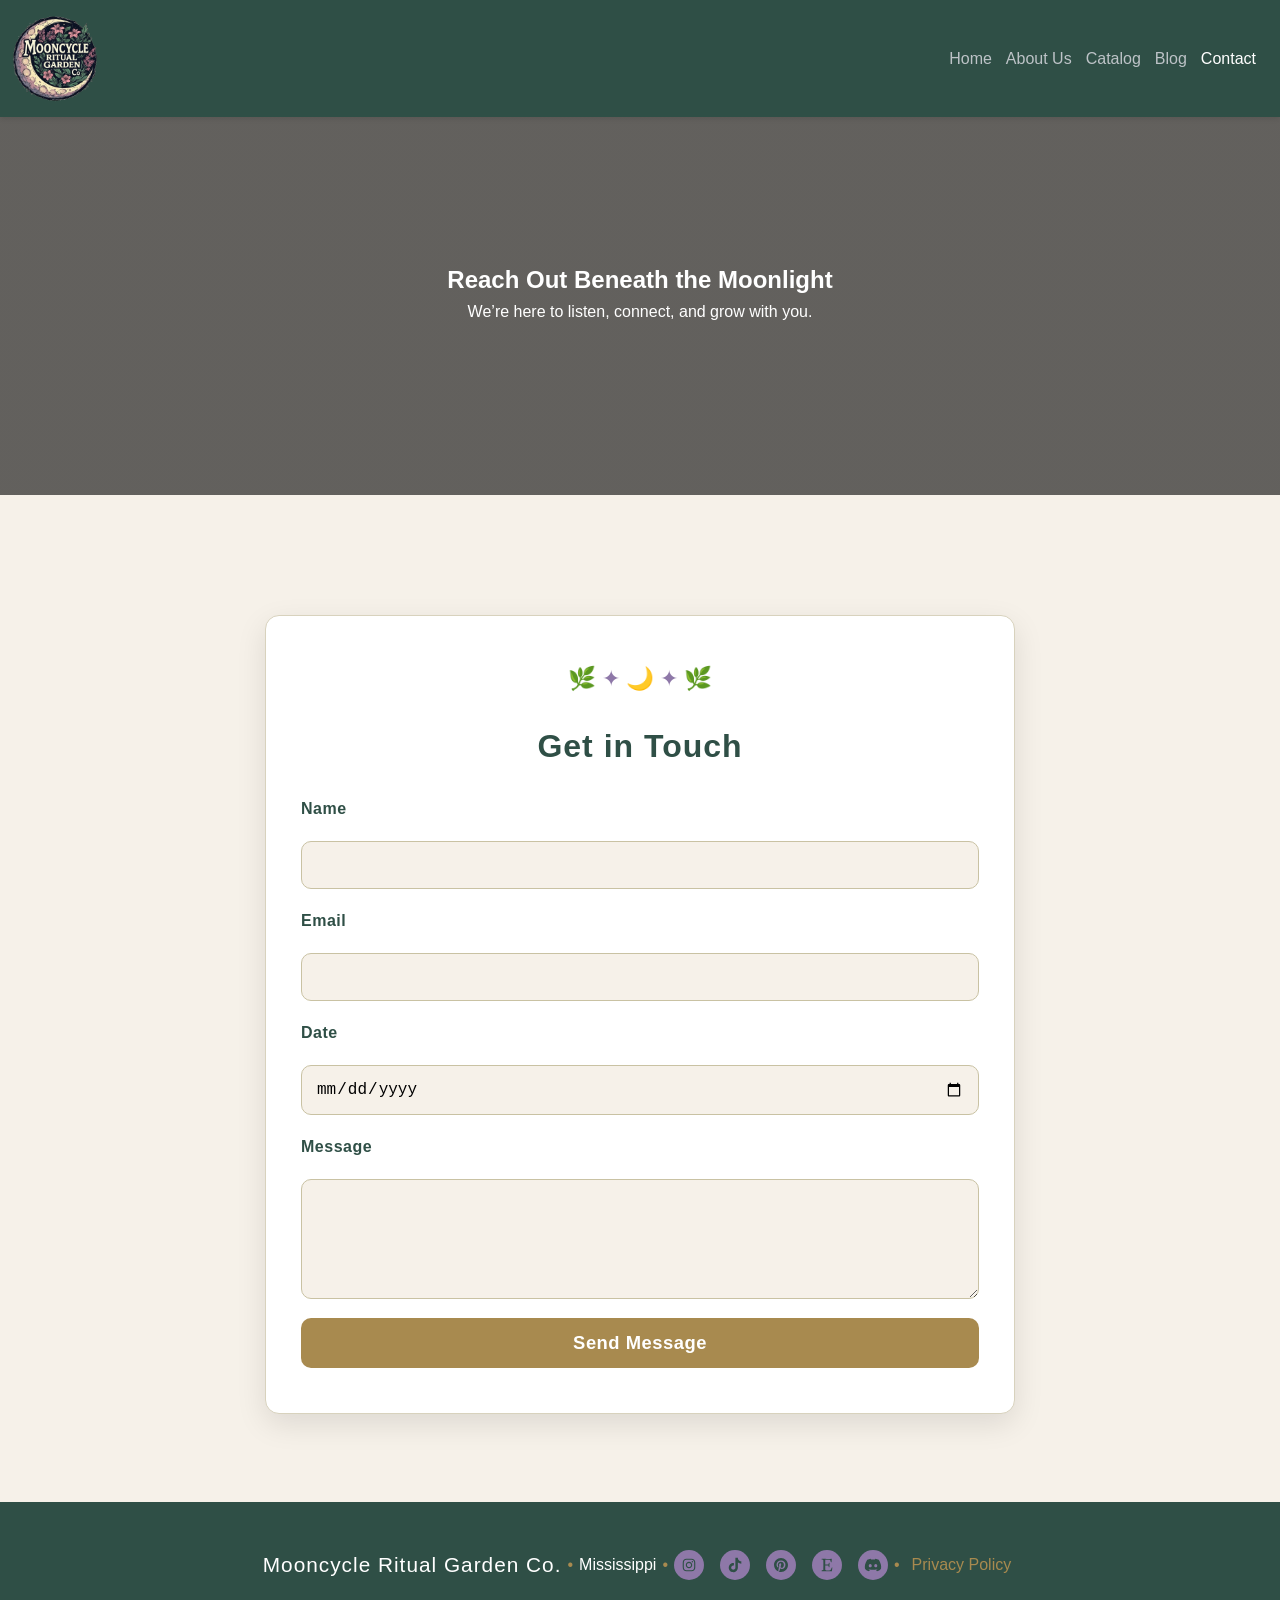
<file: contact.html>
<!-- This declares the document type and tells the browser to use HTML5 -->
<!DOCTYPE html>
<!-- Opening HTML tag with the language set to English -->
<html lang="en">
<!--Head-->
<head>
    <!-- This sets the character encoding so the browser displays text correctly -->
    <meta charset="UTF-8">
    <!-- This makes the website responsive on mobile devices -->
    <meta name="viewport" content="width=device-width, initial-scale=1.0">
    <!-- This is the title that appears in the browser tab -->
    <title>Mooncycle Ritual Garden Co. | Contact</title>
    <!-- This links to the external CSS file where all the custom styles live -->
    <link rel="stylesheet" href="style.css">
</head>
<!--Body-->
<body>
<!-- This is the header section that contains the navigation bar -->
<header class="header">

    <!-- This is the navigation bar container -->
    <nav class="navBar">

        <!-- This div holds the logo image -->
        <div class="logo">

            <!-- This displays the logo and includes alt text for accessibility -->
            <img src="assets/images/logo.png" alt="Mooncycle Ritual Garden Co. logo" class="logo-img">
        </div>

        <!-- This is the list of navigation links -->
        <ul class="nav-links">

            <!-- Each list item contains a link to a different page -->
            <li><a href="index.html">Home</a></li>
            <li><a href="about.html">About Us</a></li>
            <li><a href="catalog.html">Catalog</a></li>
            <li><a href="blog.html">Blog</a></li>

            <!-- This link is highlighted because we are on the Contact page -->
            <li><a href="contact.html" class="active">Contact</a></li>
        </ul>

    </nav>
</header>

<!-- This is the hero section, the large banner area at the top of the page -->
<section class="hero">

    <!-- Main headline for the hero section -->
    <h1>Reach Out Beneath the Moonlight</h1>

    <!-- Supporting text under the headline -->
    <p>We’re here to listen, connect, and grow with you.</p>
</section>

<!-- This is the main content container for the page -->
<main class="container">

    <!-- This section holds the contact form -->
    <section class="contact-section">

        <!-- Section title -->
        <h2>Get in Touch</h2>

        <!-- This is the contact form element -->
        <form class="contact-form">

            <!-- Label for the name input field -->
            <label for="name">Name</label>

            <!-- Text input where the user types their name -->
            <input type="text" id="name" name="name" required>

            <!-- Label for the email input field -->
            <label for="email">Email</label>

            <!-- Email input field that requires a valid email format -->
            <input type="email" id="email" name="email" required>

            <!-- Label for the date input field -->
            <label for="date">Date</label>

            <!-- Optional date picker input -->
            <input type="date" id="date" name="date">

            <!-- Label for the message textarea -->
            <label for="message">Message</label>

            <!-- Textarea where the user types their message -->
            <textarea id="message" name="message" rows="5" required></textarea>

            <!-- Submit button for sending the form -->
            <button type="submit" class="btn">Send Message</button>
        </form>
    </section>
</main>
<!--Footer-->
    <!-- This is the footer with brand name, location, and social icons -->
    <footer class="footer-inline">
        <!-- Brand name -->
        <span class="footer-brand">Mooncycle Ritual Garden Co.</span>
        <!-- Divider dot -->
        <span class="footer-divider">•</span>
        <!-- Business location -->
        <span class="footer-location">Mississippi</span>
        <!-- Divider dot -->
        <span class="footer-divider">•</span>
    <!--Social media-->
        <!-- This container holds all of the social media icons -->
        <div class="footer-social-inline">
            <!-- Instagram SVG icon (vector graphic for the Instagram logo) -->
            <a href="https://www.instagram.com" aria-label="Instagram" target="_blank" rel="noopener noreferrer"><svg
                    xmlns="http://www.w3.org/2000/svg"
                    viewBox="0 0 640 640"><!--!Font Awesome Free v7.2.0 by @fontawesome - https://fontawesome.com License - https://fontawesome.com/license/free Copyright 2026 Fonticons, Inc.-->
                    <path
                        d="M320.3 205C256.8 204.8 205.2 256.2 205 319.7C204.8 383.2 256.2 434.8 319.7 435C383.2 435.2 434.8 383.8 435 320.3C435.2 256.8 383.8 205.2 320.3 205zM319.7 245.4C360.9 245.2 394.4 278.5 394.6 319.7C394.8 360.9 361.5 394.4 320.3 394.6C279.1 394.8 245.6 361.5 245.4 320.3C245.2 279.1 278.5 245.6 319.7 245.4zM413.1 200.3C413.1 185.5 425.1 173.5 439.9 173.5C454.7 173.5 466.7 185.5 466.7 200.3C466.7 215.1 454.7 227.1 439.9 227.1C425.1 227.1 413.1 215.1 413.1 200.3zM542.8 227.5C541.1 191.6 532.9 159.8 506.6 133.6C480.4 107.4 448.6 99.2 412.7 97.4C375.7 95.3 264.8 95.3 227.8 97.4C192 99.1 160.2 107.3 133.9 133.5C107.6 159.7 99.5 191.5 97.7 227.4C95.6 264.4 95.6 375.3 97.7 412.3C99.4 448.2 107.6 480 133.9 506.2C160.2 532.4 191.9 540.6 227.8 542.4C264.8 544.5 375.7 544.5 412.7 542.4C448.6 540.7 480.4 532.5 506.6 506.2C532.8 480 541 448.2 542.8 412.3C544.9 375.3 544.9 264.5 542.8 227.5zM495 452C487.2 471.6 472.1 486.7 452.4 494.6C422.9 506.3 352.9 503.6 320.3 503.6C287.7 503.6 217.6 506.2 188.2 494.6C168.6 486.8 153.5 471.7 145.6 452C133.9 422.5 136.6 352.5 136.6 319.9C136.6 287.3 134 217.2 145.6 187.8C153.4 168.2 168.5 153.1 188.2 145.2C217.7 133.5 287.7 136.2 320.3 136.2C352.9 136.2 423 133.6 452.4 145.2C472 153 487.1 168.1 495 187.8C506.7 217.3 504 287.3 504 319.9C504 352.5 506.7 422.6 495 452z" />
                </svg></a>
            <!--TikTok SVG icon (vector graphis for the TikTok logo) -->
            <a href="https://www.tiktok.com" aria-label="TitkTok" target="_blank" rel="noopener noreferrer"><svg
                    xmlns="http://www.w3.org/2000/svg"
                    viewBox="0 0 640 640"><!--!Font Awesome Free v7.2.0 by @fontawesome - https://fontawesome.com License - https://fontawesome.com/license/free Copyright 2026 Fonticons, Inc.-->
                    <path
                        d="M544.5 273.9C500.5 274 457.5 260.3 421.7 234.7L421.7 413.4C421.7 446.5 411.6 478.8 392.7 506C373.8 533.2 347.1 554 316.1 565.6C285.1 577.2 251.3 579.1 219.2 570.9C187.1 562.7 158.3 545 136.5 520.1C114.7 495.2 101.2 464.1 97.5 431.2C93.8 398.3 100.4 365.1 116.1 336C131.8 306.9 156.1 283.3 185.7 268.3C215.3 253.3 248.6 247.8 281.4 252.3L281.4 342.2C266.4 337.5 250.3 337.6 235.4 342.6C220.5 347.6 207.5 357.2 198.4 369.9C189.3 382.6 184.4 398 184.5 413.8C184.6 429.6 189.7 444.8 199 457.5C208.3 470.2 221.4 479.6 236.4 484.4C251.4 489.2 267.5 489.2 282.4 484.3C297.3 479.4 310.4 469.9 319.6 457.2C328.8 444.5 333.8 429.1 333.8 413.4L333.8 64L421.8 64C421.7 71.4 422.4 78.9 423.7 86.2C426.8 102.5 433.1 118.1 442.4 131.9C451.7 145.7 463.7 157.5 477.6 166.5C497.5 179.6 520.8 186.6 544.6 186.6L544.6 274z" />
                </svg></a>
        <!--Pinterest SVG icon (vector graphis for the Pinterest logo) -->
            <a href="https://www.pinterest.com" aria-label="Pinterest" target="_blank" rel="noopener noreferrer"><svg
                    xmlns="http://www.w3.org/2000/svg"
                    viewBox="0 0 640 640"><!--!Font Awesome Free v7.2.0 by @fontawesome - https://fontawesome.com License - https://fontawesome.com/license/free Copyright 2026 Fonticons, Inc.-->
                    <path
                        d="M568 320C568 457 457 568 320 568C294.4 568 269.8 564.1 246.6 556.9C256.7 540.4 271.8 513.4 277.4 491.9C280.4 480.3 292.8 432.9 292.8 432.9C300.9 448.3 324.5 461.4 349.6 461.4C424.4 461.4 478.3 392.6 478.3 307.1C478.3 225.2 411.4 163.9 325.4 163.9C218.4 163.9 161.5 235.7 161.5 314C161.5 350.4 180.9 395.7 211.8 410.1C216.5 412.3 219 411.3 220.1 406.8C220.9 403.4 225.1 386.5 227 378.7C227.6 376.2 227.3 374 225.3 371.6C215.2 359.1 207 336.3 207 315C207 260.3 248.4 207.4 319 207.4C379.9 207.4 422.6 248.9 422.6 308.3C422.6 375.4 388.7 421.9 344.6 421.9C320.3 421.9 302 401.8 307.9 377.1C314.9 347.6 328.4 315.8 328.4 294.5C328.4 275.5 318.2 259.6 297 259.6C272.1 259.6 252.1 285.3 252.1 319.8C252.1 341.8 259.5 356.6 259.5 356.6C259.5 356.6 235 460.4 230.5 479.8C225.5 501.2 227.5 531.4 229.6 551C137.4 514.9 72 425.1 72 320C72 183 183 72 320 72C457 72 568 183 568 320z" />
                </svg></a>
            <!--Etsy SVG icon (vector graphis for the Etsy logo) -->
            <a href="https://etsy.com" aria-label="Etsy" target="_blank" rel="noopener noreferrer"><svg
                    xmlns="http://www.w3.org/2000/svg"
                    viewBox="0 0 640 640"><!--!Font Awesome Free v7.2.0 by @fontawesome - https://fontawesome.com License - https://fontawesome.com/license/free Copyright 2026 Fonticons, Inc.-->
                    <path
                        d="M512 412C510.2 422.7 498.2 522 496.5 544C378.6 539.7 276.6 539.3 128 544L128 518.5C173.5 509.6 188.6 510.5 189 483.3C190.8 411 192.5 239.2 189 161.3C188 132.8 176.9 134.5 128 125.3L128 99.8C201.9 102.2 383.9 108.4 491 96C487.5 134.2 483.2 222.5 483.2 222.5L460 222.5C448.9 179.7 441.2 132 405.3 132L268.3 132C258.1 132 257.6 135.5 257.6 141.8L257.6 305.6C315.6 306.1 346.1 303.1 346.1 303.1C375.9 302.1 373.7 294.6 386.8 237.8L412.6 237.8C408.2 339.2 408.7 299.6 410.8 398.1L385 398C375.8 357.9 375.9 337 345.5 336.5C345.5 336.5 324 334.5 257.5 334.5L257.5 473.5C257.5 499.5 271.8 511.8 301.8 511.8L391.1 511.8C454.7 511.8 457.7 486.8 489.8 412L512 412z" />
                </svg></a>
            <!--Discord SVG icon (vector graphis for the Discord logo) -->
            <a href="https://discord.com" aria-label="Discord" target="_blank" rel="noopener noreferrer"><svg
                    xmlns="http://www.w3.org/2000/svg"
                    viewBox="0 0 640 640"><!--!Font Awesome Free v7.2.0 by @fontawesome - https://fontawesome.com License - https://fontawesome.com/license/free Copyright 2026 Fonticons, Inc.-->
                    <path
                        d="M524.5 133.8C524.3 133.5 524.1 133.2 523.7 133.1C485.6 115.6 445.3 103.1 404 96C403.6 95.9 403.2 96 402.9 96.1C402.6 96.2 402.3 96.5 402.1 96.9C396.6 106.8 391.6 117.1 387.2 127.5C342.6 120.7 297.3 120.7 252.8 127.5C248.3 117 243.3 106.8 237.7 96.9C237.5 96.6 237.2 96.3 236.9 96.1C236.6 95.9 236.2 95.9 235.8 95.9C194.5 103 154.2 115.5 116.1 133C115.8 133.1 115.5 133.4 115.3 133.7C39.1 247.5 18.2 358.6 28.4 468.2C28.4 468.5 28.5 468.7 28.6 469C28.7 469.3 28.9 469.4 29.1 469.6C73.5 502.5 123.1 527.6 175.9 543.8C176.3 543.9 176.7 543.9 177 543.8C177.3 543.7 177.7 543.4 177.9 543.1C189.2 527.7 199.3 511.3 207.9 494.3C208 494.1 208.1 493.8 208.1 493.5C208.1 493.2 208.1 493 208 492.7C207.9 492.4 207.8 492.2 207.6 492.1C207.4 492 207.2 491.8 206.9 491.7C191.1 485.6 175.7 478.3 161 469.8C160.7 469.6 160.5 469.4 160.3 469.2C160.1 469 160 468.6 160 468.3C160 468 160 467.7 160.2 467.4C160.4 467.1 160.5 466.9 160.8 466.7C163.9 464.4 167 462 169.9 459.6C170.2 459.4 170.5 459.2 170.8 459.2C171.1 459.2 171.5 459.2 171.8 459.3C268 503.2 372.2 503.2 467.3 459.3C467.6 459.2 468 459.1 468.3 459.1C468.6 459.1 469 459.3 469.2 459.5C472.1 461.9 475.2 464.4 478.3 466.7C478.5 466.9 478.7 467.1 478.9 467.4C479.1 467.7 479.1 468 479.1 468.3C479.1 468.6 479 468.9 478.8 469.2C478.6 469.5 478.4 469.7 478.2 469.8C463.5 478.4 448.2 485.7 432.3 491.6C432.1 491.7 431.8 491.8 431.6 492C431.4 492.2 431.3 492.4 431.2 492.7C431.1 493 431.1 493.2 431.1 493.5C431.1 493.8 431.2 494 431.3 494.3C440.1 511.3 450.1 527.6 461.3 543.1C461.5 543.4 461.9 543.7 462.2 543.8C462.5 543.9 463 543.9 463.3 543.8C516.2 527.6 565.9 502.5 610.4 469.6C610.6 469.4 610.8 469.2 610.9 469C611 468.8 611.1 468.5 611.1 468.2C623.4 341.4 590.6 231.3 524.2 133.7zM222.5 401.5C193.5 401.5 169.7 374.9 169.7 342.3C169.7 309.7 193.1 283.1 222.5 283.1C252.2 283.1 275.8 309.9 275.3 342.3C275.3 375 251.9 401.5 222.5 401.5zM417.9 401.5C388.9 401.5 365.1 374.9 365.1 342.3C365.1 309.7 388.5 283.1 417.9 283.1C447.6 283.1 471.2 309.9 470.7 342.3C470.7 375 447.5 401.5 417.9 401.5z" />
                </svg></a>
        </div>
<!--Divider dot-->
        <span class="footer-divider">•</span>
<!--Privacy Policy-->
        <a href="privacy.html">Privacy Policy</a>
    </footer>
</body>
</html>
</file>
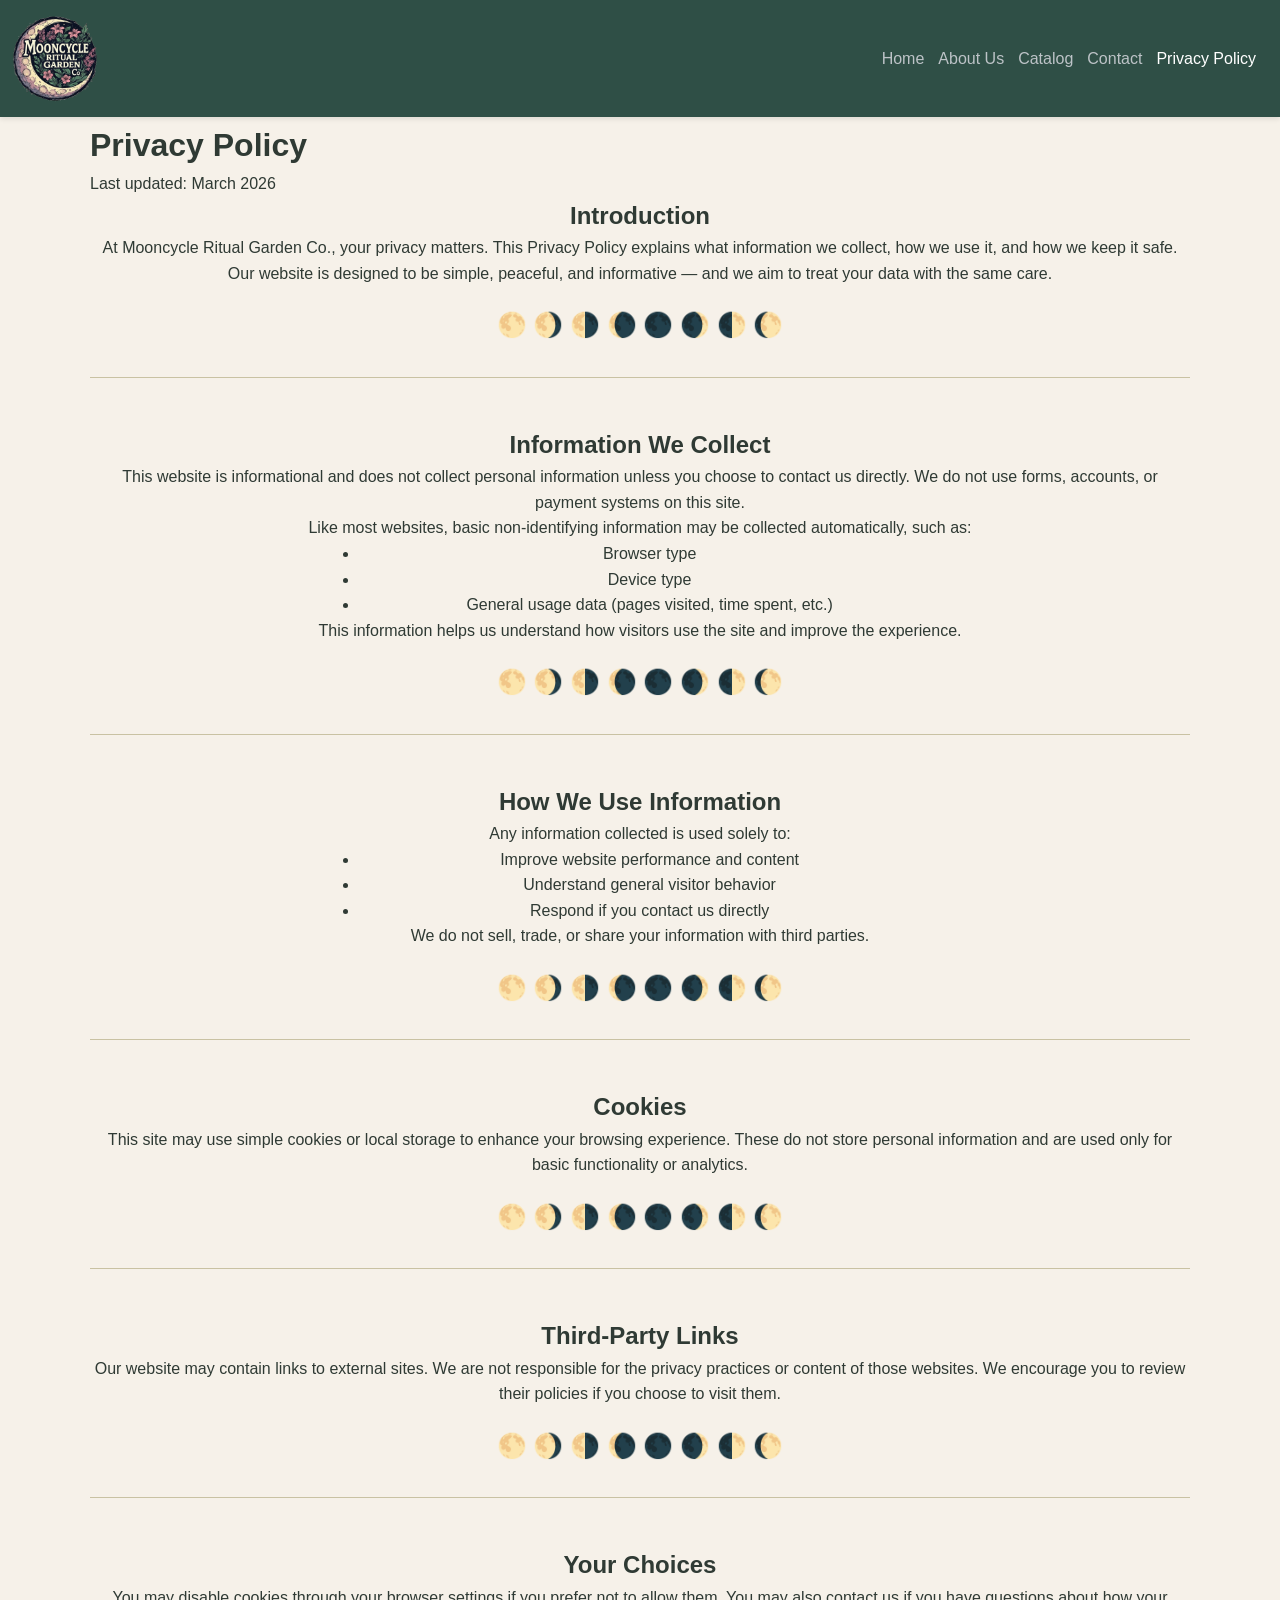
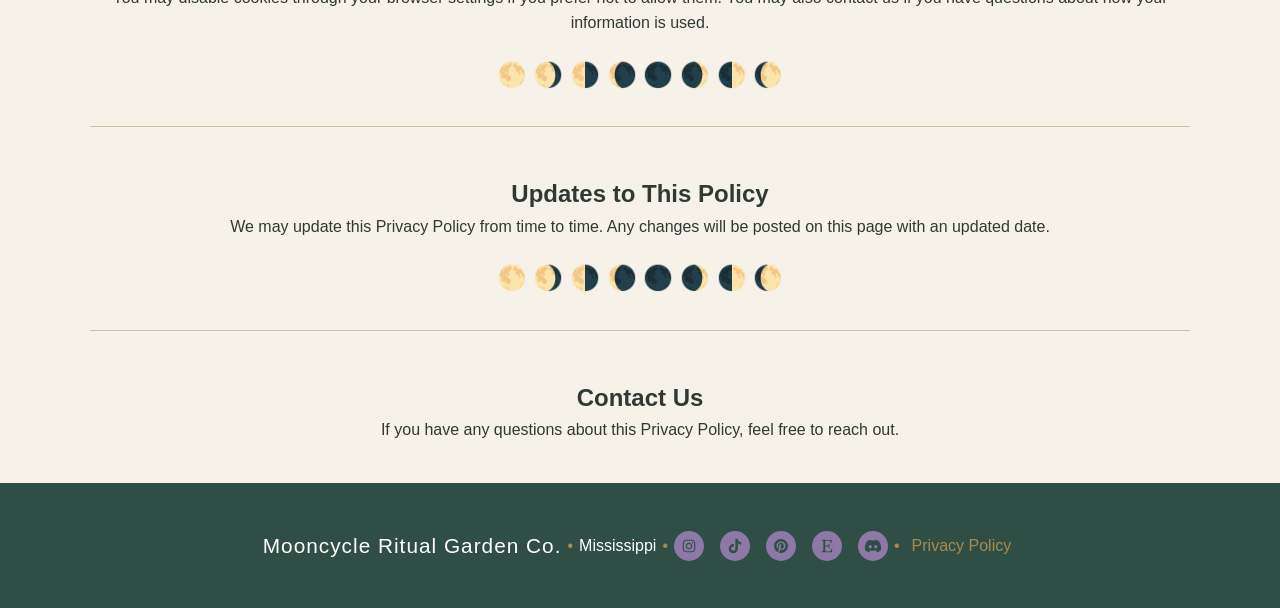
<file: privacy.html>
<!-- This declares the document type and tells the browser to use HTML5 -->
<!DOCTYPE html>
<!-- Opening HTML tag with the language set to English -->
<html lang="en">
<!--Head-->
<head>
    <!-- This sets the character encoding so the browser displays text correctly -->
    <meta charset="UTF-8">
    <!-- This makes the website responsive on mobile devices -->
    <meta name="viewport" content="width=device-width, initial-scale=1.0">
    <!-- This is the title that appears in the browser tab -->
    <title>Privacy Policy | Mooncycle Ritual Garden Co.</title>
    <!-- This links to the external CSS file where all the custom styles live -->
    <link rel="stylesheet" href="style.css">
</head>
<!--Body-->
<body>
<!-- This is the header section that contains the navigation bar -->
<header class="header">
    <!-- This is the navigation bar container -->
    <nav class="navBar">
        <!-- This div holds the logo image -->
        <div class="logo">
            <!-- This displays the logo and includes alt text for accessibility -->
            <img src="assets/images/logo.png" alt="Mooncycle Ritual Garden Co. logo" class="logo-img">
        </div>
<!--Navigation-->
        <!-- This is the list of navigation links -->
        <ul class="nav-links">
            <!-- Each list item contains a link to a different page -->
            <li><a href="index.html">Home</a></li>
            <li><a href="about.html">About Us</a></li>
            <li><a href="catalog.html">Catalog</a></li>
            <li><a href="contact.html">Contact</a></li>
            <!-- This link is highlighted because we are on the Privacy Policy page -->
            <li><a href="privacy.html" class="active">Privacy Policy</a></li>
        </ul>
    </nav>
</header>
<!--Main-->
<!-- This is the main content container for the page -->
<main class="container">
    <!-- Main page title -->
    <h1>Privacy Policy</h1>
    <!-- Last updated date for transparency -->
    <p>Last updated: March 2026</p>
    <!-- Introduction section -->
    <section class="content-area">
        <!-- Section title -->
        <h2>Introduction</h2>
        <!-- Section description -->
        <p>
            At Mooncycle Ritual Garden Co., your privacy matters. This Privacy Policy explains 
            what information we collect, how we use it, and how we keep it safe. Our website is 
            designed to be simple, peaceful, and informative — and we aim to treat your data 
            with the same care.
        </p>
    </section>
    <!-- Information We Collect section -->
    <section class="content-area">
        <!-- Section title -->
        <h2>Information We Collect</h2>
        <!-- Explanation of data collection -->
        <p>
            This website is informational and does not collect personal information unless you 
            choose to contact us directly. We do not use forms, accounts, or payment systems on 
            this site.
        </p>
        <!-- Additional explanation -->
        <p>
            Like most websites, basic non‑identifying information may be collected automatically, 
            such as:
        </p>
        <!-- List of non‑identifying data types -->
        <ul>
            <li>Browser type</li>
            <li>Device type</li>
            <li>General usage data (pages visited, time spent, etc.)</li>
        </ul>
        <!-- Purpose of collecting this data -->
        <p>
            This information helps us understand how visitors use the site and improve the 
            experience.
        </p>
    </section>
    <!-- How We Use Information section -->
    <section class="content-area">
        <!-- Section title -->
        <h2>How We Use Information</h2>
        <!-- Explanation of usage -->
        <p>
            Any information collected is used solely to:
        </p>
        <!-- List of usage purposes -->
        <ul>
            <li>Improve website performance and content</li>
            <li>Understand general visitor behavior</li>
            <li>Respond if you contact us directly</li>
        </ul>
        <!-- Privacy reassurance -->
        <p>
            We do not sell, trade, or share your information with third parties.
        </p>
    </section>
    <!-- Cookies section -->
    <section class="content-area">
        <!-- Section title -->
        <h2>Cookies</h2>
        <!-- Explanation of cookie usage -->
        <p>
            This site may use simple cookies or local storage to enhance your browsing 
            experience. These do not store personal information and are used only for basic 
            functionality or analytics.
        </p>
    </section>
    <!-- Third‑Party Links section -->
    <section class="content-area">
        <!-- Section title -->
        <h2>Third‑Party Links</h2>
        <!-- Explanation of external links -->
        <p>
            Our website may contain links to external sites. We are not responsible for the 
            privacy practices or content of those websites. We encourage you to review their 
            policies if you choose to visit them.
        </p>
    </section>
    <!-- Your Choices section -->
    <section class="content-area">
        <!-- Section title -->
        <h2>Your Choices</h2>
        <!-- Explanation of user control -->
        <p>
            You may disable cookies through your browser settings if you prefer not to allow 
            them. You may also contact us if you have questions about how your information is 
            used.
        </p>
    </section>
    <!-- Updates section -->
    <section class="content-area">
        <!-- Section title -->
        <h2>Updates to This Policy</h2>
        <!-- Explanation of policy updates -->
        <p>
            We may update this Privacy Policy from time to time. Any changes will be posted on 
            this page with an updated date.
        </p>
    </section>
    <!-- Contact Us section -->
    <section class="content-area">
        <!-- Section title -->
        <h2>Contact Us</h2>
        <!-- Contact explanation -->
        <p>
            If you have any questions about this Privacy Policy, feel free to reach out.
        </p>
    </section>
</main>
<!--Footer-->
    <!-- This is the footer with brand name, location, and social icons -->
    <footer class="footer-inline">
        <!-- Brand name -->
        <span class="footer-brand">Mooncycle Ritual Garden Co.</span>
        <!-- Divider dot -->
        <span class="footer-divider">•</span>
        <!-- Business location -->
        <span class="footer-location">Mississippi</span>
        <!-- Divider dot -->
        <span class="footer-divider">•</span>
    <!--Social media-->
        <!-- This container holds all of the social media icons -->
        <div class="footer-social-inline">
            <!-- Instagram SVG icon (vector graphic for the Instagram logo) -->
            <a href="https://www.instagram.com" aria-label="Instagram" target="_blank" rel="noopener noreferrer"><svg
                    xmlns="http://www.w3.org/2000/svg"
                    viewBox="0 0 640 640"><!--!Font Awesome Free v7.2.0 by @fontawesome - https://fontawesome.com License - https://fontawesome.com/license/free Copyright 2026 Fonticons, Inc.-->
                    <path
                        d="M320.3 205C256.8 204.8 205.2 256.2 205 319.7C204.8 383.2 256.2 434.8 319.7 435C383.2 435.2 434.8 383.8 435 320.3C435.2 256.8 383.8 205.2 320.3 205zM319.7 245.4C360.9 245.2 394.4 278.5 394.6 319.7C394.8 360.9 361.5 394.4 320.3 394.6C279.1 394.8 245.6 361.5 245.4 320.3C245.2 279.1 278.5 245.6 319.7 245.4zM413.1 200.3C413.1 185.5 425.1 173.5 439.9 173.5C454.7 173.5 466.7 185.5 466.7 200.3C466.7 215.1 454.7 227.1 439.9 227.1C425.1 227.1 413.1 215.1 413.1 200.3zM542.8 227.5C541.1 191.6 532.9 159.8 506.6 133.6C480.4 107.4 448.6 99.2 412.7 97.4C375.7 95.3 264.8 95.3 227.8 97.4C192 99.1 160.2 107.3 133.9 133.5C107.6 159.7 99.5 191.5 97.7 227.4C95.6 264.4 95.6 375.3 97.7 412.3C99.4 448.2 107.6 480 133.9 506.2C160.2 532.4 191.9 540.6 227.8 542.4C264.8 544.5 375.7 544.5 412.7 542.4C448.6 540.7 480.4 532.5 506.6 506.2C532.8 480 541 448.2 542.8 412.3C544.9 375.3 544.9 264.5 542.8 227.5zM495 452C487.2 471.6 472.1 486.7 452.4 494.6C422.9 506.3 352.9 503.6 320.3 503.6C287.7 503.6 217.6 506.2 188.2 494.6C168.6 486.8 153.5 471.7 145.6 452C133.9 422.5 136.6 352.5 136.6 319.9C136.6 287.3 134 217.2 145.6 187.8C153.4 168.2 168.5 153.1 188.2 145.2C217.7 133.5 287.7 136.2 320.3 136.2C352.9 136.2 423 133.6 452.4 145.2C472 153 487.1 168.1 495 187.8C506.7 217.3 504 287.3 504 319.9C504 352.5 506.7 422.6 495 452z" />
                </svg></a>
            <!--TikTok SVG icon (vector graphis for the TikTok logo) -->
            <a href="https://www.tiktok.com" aria-label="TitkTok" target="_blank" rel="noopener noreferrer"><svg
                    xmlns="http://www.w3.org/2000/svg"
                    viewBox="0 0 640 640"><!--!Font Awesome Free v7.2.0 by @fontawesome - https://fontawesome.com License - https://fontawesome.com/license/free Copyright 2026 Fonticons, Inc.-->
                    <path
                        d="M544.5 273.9C500.5 274 457.5 260.3 421.7 234.7L421.7 413.4C421.7 446.5 411.6 478.8 392.7 506C373.8 533.2 347.1 554 316.1 565.6C285.1 577.2 251.3 579.1 219.2 570.9C187.1 562.7 158.3 545 136.5 520.1C114.7 495.2 101.2 464.1 97.5 431.2C93.8 398.3 100.4 365.1 116.1 336C131.8 306.9 156.1 283.3 185.7 268.3C215.3 253.3 248.6 247.8 281.4 252.3L281.4 342.2C266.4 337.5 250.3 337.6 235.4 342.6C220.5 347.6 207.5 357.2 198.4 369.9C189.3 382.6 184.4 398 184.5 413.8C184.6 429.6 189.7 444.8 199 457.5C208.3 470.2 221.4 479.6 236.4 484.4C251.4 489.2 267.5 489.2 282.4 484.3C297.3 479.4 310.4 469.9 319.6 457.2C328.8 444.5 333.8 429.1 333.8 413.4L333.8 64L421.8 64C421.7 71.4 422.4 78.9 423.7 86.2C426.8 102.5 433.1 118.1 442.4 131.9C451.7 145.7 463.7 157.5 477.6 166.5C497.5 179.6 520.8 186.6 544.6 186.6L544.6 274z" />
                </svg></a>
        <!--Pinterest SVG icon (vector graphis for the Pinterest logo) -->
            <a href="https://www.pinterest.com" aria-label="Pinterest" target="_blank" rel="noopener noreferrer"><svg
                    xmlns="http://www.w3.org/2000/svg"
                    viewBox="0 0 640 640"><!--!Font Awesome Free v7.2.0 by @fontawesome - https://fontawesome.com License - https://fontawesome.com/license/free Copyright 2026 Fonticons, Inc.-->
                    <path
                        d="M568 320C568 457 457 568 320 568C294.4 568 269.8 564.1 246.6 556.9C256.7 540.4 271.8 513.4 277.4 491.9C280.4 480.3 292.8 432.9 292.8 432.9C300.9 448.3 324.5 461.4 349.6 461.4C424.4 461.4 478.3 392.6 478.3 307.1C478.3 225.2 411.4 163.9 325.4 163.9C218.4 163.9 161.5 235.7 161.5 314C161.5 350.4 180.9 395.7 211.8 410.1C216.5 412.3 219 411.3 220.1 406.8C220.9 403.4 225.1 386.5 227 378.7C227.6 376.2 227.3 374 225.3 371.6C215.2 359.1 207 336.3 207 315C207 260.3 248.4 207.4 319 207.4C379.9 207.4 422.6 248.9 422.6 308.3C422.6 375.4 388.7 421.9 344.6 421.9C320.3 421.9 302 401.8 307.9 377.1C314.9 347.6 328.4 315.8 328.4 294.5C328.4 275.5 318.2 259.6 297 259.6C272.1 259.6 252.1 285.3 252.1 319.8C252.1 341.8 259.5 356.6 259.5 356.6C259.5 356.6 235 460.4 230.5 479.8C225.5 501.2 227.5 531.4 229.6 551C137.4 514.9 72 425.1 72 320C72 183 183 72 320 72C457 72 568 183 568 320z" />
                </svg></a>
            <!--Etsy SVG icon (vector graphis for the Etsy logo) -->
            <a href="https://etsy.com" aria-label="Etsy" target="_blank" rel="noopener noreferrer"><svg
                    xmlns="http://www.w3.org/2000/svg"
                    viewBox="0 0 640 640"><!--!Font Awesome Free v7.2.0 by @fontawesome - https://fontawesome.com License - https://fontawesome.com/license/free Copyright 2026 Fonticons, Inc.-->
                    <path
                        d="M512 412C510.2 422.7 498.2 522 496.5 544C378.6 539.7 276.6 539.3 128 544L128 518.5C173.5 509.6 188.6 510.5 189 483.3C190.8 411 192.5 239.2 189 161.3C188 132.8 176.9 134.5 128 125.3L128 99.8C201.9 102.2 383.9 108.4 491 96C487.5 134.2 483.2 222.5 483.2 222.5L460 222.5C448.9 179.7 441.2 132 405.3 132L268.3 132C258.1 132 257.6 135.5 257.6 141.8L257.6 305.6C315.6 306.1 346.1 303.1 346.1 303.1C375.9 302.1 373.7 294.6 386.8 237.8L412.6 237.8C408.2 339.2 408.7 299.6 410.8 398.1L385 398C375.8 357.9 375.9 337 345.5 336.5C345.5 336.5 324 334.5 257.5 334.5L257.5 473.5C257.5 499.5 271.8 511.8 301.8 511.8L391.1 511.8C454.7 511.8 457.7 486.8 489.8 412L512 412z" />
                </svg></a>
            <!--Discord SVG icon (vector graphis for the Discord logo) -->
            <a href="https://discord.com" aria-label="Discord" target="_blank" rel="noopener noreferrer"><svg
                    xmlns="http://www.w3.org/2000/svg"
                    viewBox="0 0 640 640"><!--!Font Awesome Free v7.2.0 by @fontawesome - https://fontawesome.com License - https://fontawesome.com/license/free Copyright 2026 Fonticons, Inc.-->
                    <path
                        d="M524.5 133.8C524.3 133.5 524.1 133.2 523.7 133.1C485.6 115.6 445.3 103.1 404 96C403.6 95.9 403.2 96 402.9 96.1C402.6 96.2 402.3 96.5 402.1 96.9C396.6 106.8 391.6 117.1 387.2 127.5C342.6 120.7 297.3 120.7 252.8 127.5C248.3 117 243.3 106.8 237.7 96.9C237.5 96.6 237.2 96.3 236.9 96.1C236.6 95.9 236.2 95.9 235.8 95.9C194.5 103 154.2 115.5 116.1 133C115.8 133.1 115.5 133.4 115.3 133.7C39.1 247.5 18.2 358.6 28.4 468.2C28.4 468.5 28.5 468.7 28.6 469C28.7 469.3 28.9 469.4 29.1 469.6C73.5 502.5 123.1 527.6 175.9 543.8C176.3 543.9 176.7 543.9 177 543.8C177.3 543.7 177.7 543.4 177.9 543.1C189.2 527.7 199.3 511.3 207.9 494.3C208 494.1 208.1 493.8 208.1 493.5C208.1 493.2 208.1 493 208 492.7C207.9 492.4 207.8 492.2 207.6 492.1C207.4 492 207.2 491.8 206.9 491.7C191.1 485.6 175.7 478.3 161 469.8C160.7 469.6 160.5 469.4 160.3 469.2C160.1 469 160 468.6 160 468.3C160 468 160 467.7 160.2 467.4C160.4 467.1 160.5 466.9 160.8 466.7C163.9 464.4 167 462 169.9 459.6C170.2 459.4 170.5 459.2 170.8 459.2C171.1 459.2 171.5 459.2 171.8 459.3C268 503.2 372.2 503.2 467.3 459.3C467.6 459.2 468 459.1 468.3 459.1C468.6 459.1 469 459.3 469.2 459.5C472.1 461.9 475.2 464.4 478.3 466.7C478.5 466.9 478.7 467.1 478.9 467.4C479.1 467.7 479.1 468 479.1 468.3C479.1 468.6 479 468.9 478.8 469.2C478.6 469.5 478.4 469.7 478.2 469.8C463.5 478.4 448.2 485.7 432.3 491.6C432.1 491.7 431.8 491.8 431.6 492C431.4 492.2 431.3 492.4 431.2 492.7C431.1 493 431.1 493.2 431.1 493.5C431.1 493.8 431.2 494 431.3 494.3C440.1 511.3 450.1 527.6 461.3 543.1C461.5 543.4 461.9 543.7 462.2 543.8C462.5 543.9 463 543.9 463.3 543.8C516.2 527.6 565.9 502.5 610.4 469.6C610.6 469.4 610.8 469.2 610.9 469C611 468.8 611.1 468.5 611.1 468.2C623.4 341.4 590.6 231.3 524.2 133.7zM222.5 401.5C193.5 401.5 169.7 374.9 169.7 342.3C169.7 309.7 193.1 283.1 222.5 283.1C252.2 283.1 275.8 309.9 275.3 342.3C275.3 375 251.9 401.5 222.5 401.5zM417.9 401.5C388.9 401.5 365.1 374.9 365.1 342.3C365.1 309.7 388.5 283.1 417.9 283.1C447.6 283.1 471.2 309.9 470.7 342.3C470.7 375 447.5 401.5 417.9 401.5z" />
                </svg></a>
        </div>
<!--Divider dot-->
        <span class="footer-divider">•</span>
<!--Privacy Policy-->
        <a href="privacy.html">Privacy Policy</a>
    </footer>
</body>
</html>
</file>
<file: style.css>
/* ------------------------------------------------------------
   1. THEME VARIABLES — Global color system + typography
   These variables control the entire brand identity.
   Changing a value here updates it everywhere.
------------------------------------------------------------ */
:root {
    --primary-color: #2F4F46;
    /* Deep Herbal Green – navbar, footer, accents */
    --accent-color: #A88A4F;
    /* Moonlight Gold – buttons, highlights */
    --secondary-accent: #8E78A8;
    /* Dusty Lavender – hover accents */

    --bg-light: #F6F1E9;
    /* Warm Cream – main page background */
    --section-bg: #8FA89A;
    /* Dusty Sage – section backgrounds */

    --card-bg: #FFFFFF;
    /* Card backgrounds */
    --text-main: #2F3A34;
    /* Default body text */
    --text-light: #FFFFFF;
    /* Text on dark backgrounds */

    --font-family: "Trebuchet MS", "Lucida Grande", "Lucida Sans Unicode", sans-serif;
    --font-weight: bold;
    --container-width: 1100px;
    /* Max width for centered content */
}

/* ------------------------------------------------------------
   2. RESET — Removes browser default spacing + box model issues
------------------------------------------------------------ */
* {
    margin: 0;
    padding: 0;
    box-sizing: border-box;
}

/* ------------------------------------------------------------
   3. BASE STYLES — Global layout + typography
------------------------------------------------------------ */
body {
    font-family: var(--font-family);
    /* Your brand script font */
    line-height: 1.6;
    /* Comfortable reading */
    background-color: var(--bg-light);
    /* Warm cream background */
    color: var(--text-main);
    /* Herbal green text */
    display: flex;
    flex-direction: column;
    min-height: 100vh;
    /* Ensures footer stays at bottom */
}

/* ------------------------------------------------------------
   4. HEADER WRAPPER — Holds the navbar at the top
------------------------------------------------------------ */
.header {
    position: fixed;
    /* Stays visible while scrolling */
    top: 0;
    width: 100%;
    z-index: 900;
    /* Ensures it sits above all content */
}

/* ------------------------------------------------------------
   5. NAVBAR — Main site navigation
   - Deep herbal green background
   - Logo left, links right
   - Fixed height for consistency
------------------------------------------------------------ */
.navBar {
    background: var(--primary-color);
    /* Herbal green */
    color: var(--text-light);
    /* White text */
    display: flex;
    justify-content: space-between;
    /* Logo left, links right */
    align-items: center;
    padding: 1px 2px;
    gap: 10px;
    position: relative;
    min-height: 90px;
    /* Locks navbar height */
    top: 0;
    z-index: 1000;
    /* Above hero image */
    box-shadow: 0 2px 5px rgba(0, 0, 0, 0.1);
    /* Soft shadow */
}

/* ------------------------------------------------------------
   6. LOGO WRAPPER — Controls logo size + alignment
------------------------------------------------------------ */
.logo {
    display: flex;
    align-items: center;
    justify-content: flex-start;
    height: 95px;
    /* Matches navbar height */
    width: 95px;
    /* Square container */
    margin: 10px
}

/* Logo image sizing */
.logo-img {
    height: 100%;
    width: 100%;
    object-fit: contain;
    /* Prevents distortion */
}

/* ------------------------------------------------------------
   7. NAVIGATION LINKS — Right side of navbar
------------------------------------------------------------ */
.nav-links {
    list-style: none;
    display: flex;
    height: 100%;
    justify-content: flex-end;
    /* Pushes links to the right */
    align-items: center;
    width: 100%;
    text-align: center;
    gap: 10px;
    padding: 5px 20px;
    margin: auto;
}

/* Individual link spacing */
.nav-links li {
    padding: 2px;
}

/* Link appearance */
.nav-links a {
    color: #bdc3c7;
    /* Soft silver */
    white-space: nowrap;
    /* Prevents wrapping */
    text-decoration: none;
    font-weight: 500;
    transition: color 0.3s ease;
}

/* Hover + active state */
.nav-links a:hover,
.nav-links a.active {
    color: var(--text-light);
    /* White on hover */
}

/* ------------------------------------------------------------
   8. HERO SECTION — Large banner with background image
   - Dark overlay improves text readability
   - Centered content
------------------------------------------------------------ */
.hero {
    background:
        linear-gradient(rgba(0, 0, 0, 0.6), rgba(0, 0, 0, 0.6)),
        /* Dark overlay */
        url("https://images.stockcake.com/public/0/a/0/0a002cfc-9ba7-4bd1-9af5-f2eedf74f956_large/ancient-healing-remedies-stockcake.jpg") no-repeat center/cover;
    /* Full-width hero image */

    height: 55vh;
    /* Responsive hero height */
    display: flex;
    flex-direction: column;
    align-items: center;
    justify-content: center;
    text-align: center;
    color: var(--text-light);
    /* White text */
    padding: 280px 20px 190px;
    /* Extra top padding for fixed navbar */
}

/* ------------------------------------------------------------
   9. HERO CTA BUTTON — Gold pill-shaped button
------------------------------------------------------------ */
.cta-button {
    display: inline-block;
    padding: 12px 35px;
    background: var(--accent-color);
    /* Gold */
    color: var(--text-light);
    /* White text */
    text-decoration: none;
    border-radius: 50px;
    /* Soft pill shape */
    font-weight: bold;
    transition: transform 0.2s ease;
    margin: 30px;
}

/* Hover effect */
.cta-button:hover {
    transform: scale(1.05);
    /* Slight lift */
    background: var(--secondary-accent);
    /* Lavender hover */
}

/* ------------------------------------------------------------
   10. SCROLL SECTION — Horizontal auto-scrolling emoji strip
   - Used for moon phases, herbs, Coming Soon items, etc.
   - Uses a long track that animates left infinitely
------------------------------------------------------------ */
.scroll {
    overflow: hidden;
    /* Hides overflowing emojis */
    white-space: nowrap;
    /* Prevents wrapping to new lines */
    padding: 20px 0;
    margin: 20px auto 10px auto;
    /* Centered with spacing */
    border-radius: 12px;
    position: relative;
    max-width: 100%;
    box-sizing: border-box;

    /* Soft cream gradient background for a magical glow */
    background: linear-gradient(90deg,
            #f5f1e6 0%,
            #faf8f3 50%,
            #f5f1e6 100%);
}

/* ------------------------------------------------------------
   11. SCROLL TRACK — The moving strip of items
   - Inline-flex keeps items on one line
   - Animation moves the entire track left
------------------------------------------------------------ */
.scroll-track {
    display: inline-flex;
    /* Keeps items in a single row */
    flex-wrap: nowrap;
    /* Double-locks single-line layout */
    animation: scrollAnim 90s linear infinite;
    /* Slow continuous scroll */
}

/* ------------------------------------------------------------
   12. SCROLL ITEM — Each emoji + label pair
   - Includes spacing, text styling, and glow
------------------------------------------------------------ */
.scroll-item {
    white-space: nowrap;
    /* Prevents internal wrapping */
    margin: 0 40px;
    /* Space between items */
    font-size: 1.25rem;
    color: var(--primary-color);
    /* Herbal green text */
    opacity: 0.9;
    text-shadow: 0 0 12px rgba(255, 255, 255, 0.9);
    /* Soft glow */
}

/* ------------------------------------------------------------
   13. SCROLL EDGE FADES — Soft fade on left + right
   - Creates a magical “tunnel” effect
------------------------------------------------------------ */
.scroll::before,
.scroll::after {
    content: "";
    position: absolute;
    top: 0;
    width: 80px;
    height: 100%;
    pointer-events: none;
    /* Allows scroll interaction */
}

/* Left fade */
.scroll::before {
    left: 0;
    background: linear-gradient(to right, #faf8f3, transparent);
}

/* Right fade */
.scroll::after {
    right: 0;
    background: linear-gradient(to left, #faf8f3, transparent);
}

/* ------------------------------------------------------------
   14. SCROLL ANIMATION — Moves track left infinitely
------------------------------------------------------------ */
@keyframes scrollAnim {
    from {
        transform: translateX(0);
        /* Start at normal position */
    }

    to {
        transform: translateX(-50%);
        /* Move left halfway (loopable) */
    }
}

/* ------------------------------------------------------------
   15. COMING SOON EMOJI ITEMS — Floating magical emoji cards
   - Used for shirts, jewelry, mugs, crystals, etc.
   - Soft glassy background + floating animation
------------------------------------------------------------ */
.coming-emoji {
    font-size: 3.5rem;
    /* Large emoji size */
    display: flex;
    align-items: center;
    justify-content: center;
    height: 120px;
    width: 120px;
    border-radius: 16px;
    /* Soft rounded square */
    background: rgba(255, 255, 255, 0.08);
    /* Frosted glass effect */
    box-shadow: 0 4px 12px rgba(0, 0, 0, 0.25);
    /* Soft depth */
    transition: transform 0.3s ease, box-shadow 0.3s ease;
    animation: float 3s ease-in-out infinite;
    /* Gentle floating */
}

/* Hover glow effect */
.coming-emoji:hover {
    transform: scale(1.12);
    /* Slight zoom */
    box-shadow: 0 0 18px rgba(255, 255, 255, 0.45);
    /* Glow */
}

/* ------------------------------------------------------------
   16. FLOATING ANIMATION — Gentle up/down motion
------------------------------------------------------------ */
@keyframes float {
    0% {
        transform: translateY(0);
    }

    50% {
        transform: translateY(-6px);
    }

    100% {
        transform: translateY(0);
    }
}

/* ------------------------------------------------------------
   17. SCROLL ITEM LABELS — Text under each emoji
------------------------------------------------------------ */
.scroll-item p {
    margin-top: 0.5rem;
    font-size: 0.95rem;
    color: #050505;
    /* Dark text for readability */
}

/* ------------------------------------------------------------
   18. MAIN CONTAINER — Centers content on the page
   - Used for product grids, blog lists, etc.
------------------------------------------------------------ */
.container {
    flex: 1;
    width: 90%;
    max-width: var(--container-width);
    /* 1100px max width */
    margin: 0 auto;
    padding: 120px 0 40px;
}

/* ------------------------------------------------------------
   19. CARD GRID — 3-column layout for products/services
   - Automatically adjusts with media queries later
------------------------------------------------------------ */
.card-grid {
    display: grid;
    grid-template-columns: repeat(3, 1fr);
    /* 3 columns on desktop */
    gap: 30px;
    margin-top: 40px;
    /* Prevents overlap with hero on smaller screens */
}

/* ------------------------------------------------------------
   20. CARD — Universal card styling for products, services, etc.
   - Includes hover lift + centered content
------------------------------------------------------------ */
.card {
    position: relative;
    /* Needed for Quick View button positioning */
    background: var(--card-bg);
    padding: 20px;
    border-radius: 12px;
    box-shadow: 0 10px 30px rgba(0, 0, 0, 0.08);
    text-align: center;
    transition: translateY 0.3s ease;
    max-width: 300px;
    margin: 0 auto;
    /* Centers cards in grid cells */
}

/* Card images */
.card img {
    width: 100%;
    height: 180px;
    object-fit: cover;
    border-radius: 8px;
}

/* Hover lift effect */
.card:hover {
    transform: translateY(-5px);
}

/* ------------------------------------------------------------
   21. QUICK VIEW BUTTON — Appears on hover over product cards
------------------------------------------------------------ */
.quick-view-btn {
    position: absolute;
    bottom: 120px;
    /* Sits over the image */
    left: 50%;
    transform: translateX(-50%);
    background: var(--primary-color);
    /* Herbal green */
    color: var(--text-light);
    padding: 8px 16px;
    border-radius: 30px;
    text-decoration: none;
    font-size: 0.9rem;
    opacity: 0;
    /* Hidden by default */
    pointer-events: none;
    /* Prevents accidental clicks */
    transition: 0.3s ease;
    box-shadow: 0 4px 12px rgba(0, 0, 0, 0.15);
}

/* Show button on hover */
.card:hover .quick-view-btn {
    opacity: 1;
    pointer-events: auto;
    transform: translateX(-50%) translateY(-4px);
}

/* ------------------------------------------------------------
   22. TESTIMONIALS SECTION — Customer quotes + images
------------------------------------------------------------ */
.testimonials {
    max-width: 1100px;
    margin: 60px auto;
    text-align: center;
    padding: 0 20px;
}

.testimonials-title {
    font-size: 2rem;
    color: var(--primary-color);
    margin-bottom: 10px;
}

.testimonials-subtitle {
    font-size: 1rem;
    color: var(--text-muted);
    margin-bottom: 40px;
}

/* Testimonial grid auto-adjusts to screen size */
.testimonial-grid {
    display: grid;
    grid-template-columns: repeat(auto-fit, minmax(280px, 1fr));
    gap: 30px;
}

/* Individual testimonial card */
.testimonial-card {
    background: var(--card-bg);
    border: 1px solid #d8d2bd;
    border-radius: 12px;
    padding: 20px;
    text-align: left;
    box-shadow: 0 2px 6px rgba(0, 0, 0, 0.05);
}

.testimonial-img {
    width: 100%;
    height: 180px;
    object-fit: cover;
    border-radius: 10px;
    margin-bottom: 15px;
}

.testimonial-text {
    font-size: 0.95rem;
    color: var(--primary-color);
    line-height: 1.5;
}

.testimonial-name {
    display: block;
    margin-top: 10px;
    font-size: 0.85rem;
    color: var(--text-muted);
}

/* ------------------------------------------------------------
   23. QUICK VIEW OVERLAY — Fullscreen modal for product details
------------------------------------------------------------ */
.quickview-overlay {
    position: fixed;
    inset: 0;
    background: rgba(10, 10, 15, 0.85);
    /* Dark translucent backdrop */
    display: none;
    /* Hidden until targeted */
    align-items: center;
    justify-content: center;
    z-index: 9999;
}

/* Show overlay when URL hash matches ID */
.quickview-overlay:target {
    display: flex;
}

/* Modal box */
.quickview-modal {
    background: #111015;
    color: #f7f3ea;
    width: 90%;
    max-width: 850px;
    max-height: 90vh;
    overflow-y: auto;
    border-radius: 14px;
    padding: 1.5rem;
    position: relative;
    display: flex;
    flex-direction: column;
    gap: 1.5rem;
}

/* Desktop layout: side-by-side */
@media (min-width: 768px) {
    .quickview-modal {
        flex-direction: row;
    }
}

.quickview-modal img {
    max-width: 320px;
    border-radius: 10px;
}

.quickview-content {
    flex: 1;
}

.quickview-stars i {
    color: #f6c453;
}

.quickview-price {
    font-weight: 700;
    font-size: 1.25rem;
    margin-bottom: 0.5rem;
}

/* Close button */
.quickview-close {
    position: absolute;
    top: 1rem;
    right: 1rem;
    color: #f7f3ea;
    font-size: 1.8rem;
    text-decoration: none;
}

/* Buy Now button */
.quickview-buy {
    display: block;
    margin-top: 1rem;
    text-align: center;
    background: #f6c453;
    color: #111015;
    padding: 0.7rem 1rem;
    border-radius: 999px;
    text-decoration: none;
    font-weight: 600;
}

/* ------------------------------------------------------------
   24. CONTACT SECTION — Botanical-themed contact form
------------------------------------------------------------ */
.contact-section {
    background: var(--card-bg);
    padding: 45px 35px;
    border-radius: 14px;
    box-shadow: 0 10px 30px rgba(0, 0, 0, 0.10);
    max-width: 750px;
    margin: 0 auto 3rem;
    border: 1px solid #d8d2bd;
    /* Dried herb border */
}

/* Section heading */
.contact-section h2 {
    text-align: center;
    color: var(--primary-color);
    font-size: 2rem;
    margin-bottom: 1.5rem;
    letter-spacing: 1px;
}

/* Form layout */
.contact-form {
    display: flex;
    flex-direction: column;
    gap: 1.2rem;
}

/* Labels */
.contact-form label {
    font-weight: 600;
    color: var(--primary-color);
    letter-spacing: 0.5px;
}

/* Inputs + textarea */
.contact-form input,
.contact-form textarea {
    padding: 14px;
    border: 1px solid #c9c2a3;
    border-radius: 10px;
    background: var(--bg-light);
    font-size: 1rem;
    transition: 0.2s ease;
}

/* Focus glow */
.contact-form input:focus,
.contact-form textarea:focus {
    outline: none;
    border-color: var(--accent-color);
    box-shadow: 0 0 8px rgba(200, 169, 106, 0.45);
}

/* Submit button */
.contact-form .btn {
    background: var(--accent-color);
    color: var(--text-light);
    padding: 14px;
    border: none;
    border-radius: 10px;
    font-size: 1.15rem;
    cursor: pointer;
    font-weight: bold;
    letter-spacing: 0.5px;
    transition: 0.25s ease;
}

/* Hover */
.contact-form .btn:hover {
    background: var(--secondary-accent);
    transform: translateY(-2px);
}

/* Decorative botanical divider */
.contact-section::before {
    content: "🌿 ✦ 🌙 ✦ 🌿";
    display: block;
    text-align: center;
    font-size: 1.4rem;
    color: var(--secondary-accent);
    margin-bottom: 1.5rem;
}

/* ------------------------------------------------------------
   25. UNIVERSAL FOOTER — Inline footer used across pages
   - Deep herbal green background
   - Centered brand + links + social icons
------------------------------------------------------------ */
.footer-inline {
    background: var(--primary-color);
    /* Herbal green */
    color: var(--text-light);
    /* White text */
    padding: 40px 20px;
    text-align: center;

    display: flex;
    justify-content: center;
    align-items: center;
    flex-wrap: wrap;
    /* Prevents breaking on small screens */
}

/* Homepage footer variation — stacked layout */
.footer-inline-home {
    flex-direction: column;
    justify-content: flex-start;
    gap: 8px;
    padding-bottom: 0px;
}

/* Footer brand text */
.footer-inline .footer-brand {
    font-family: var(--font-family);
    font-size: 1.3rem;
    letter-spacing: 1px;
}

/* ------------------------------------------------------------
   26. FOOTER LINKS — Privacy Policy, Contact, etc.
   - Gold text with lavender hover
------------------------------------------------------------ */
.footer-inline>a,
.footer-divider,
.footer-contact-info a {
    color: var(--accent-color);
    /* Gold */
    font-weight: 500;
    margin: 0 6px;
    text-decoration: none;
}

/* Hover effect */
.footer-inline>a:hover,
.footer-contact-info a:hover {
    color: var(--secondary-accent);
    /* Lavender hover */
    text-decoration: underline;
}

/* ------------------------------------------------------------
   27. FOOTER SOCIAL ICONS — Horizontal row of SVG icons
------------------------------------------------------------ */
.footer-social-inline {
    display: flex;
    flex-direction: row;
    justify-content: center;
    align-items: center;
    gap: 16px;
    margin-top: 8px;
}

/* Icon styling */
.footer-social-inline svg {
    width: 30px;
    height: 30px;
    padding: 6px;
    border-radius: 50%;
    background: var(--secondary-accent);
    /* Lavender circle */
    fill: var(--primary-color);
    /* Herbal green icon */
    transition: transform 0.2s ease;
}

/* Hover scale */
.footer-social-inline svg:hover {
    transform: scale(1.1);
}

/* ------------------------------------------------------------
   28. BOTANICAL ROW — Decorative divider with herb vibes
------------------------------------------------------------ */
.botanical-row {
    display: flex;
    justify-content: space-between;
    align-items: center;
    width: 100%;
    padding: 10px 0;
    border-bottom: 1px solid #c9c2a3;
    /* Dried herb color */
    padding-bottom: 8px;
    margin-bottom: 12px;
}

/* Botanical text */
.botanical-text {
    font-family: var(--font-family);
    font-size: 2rem;
    letter-spacing: 1px;
    color: #4a4a3f;
    /* Earthy tone */
    text-shadow: 0 0 6px rgba(255, 255, 255, 0.4);
    transform: rotate(-1deg);
}

/* ------------------------------------------------------------
   29. ABOUT PAGE — Content sections with moon phase dividers
------------------------------------------------------------ */
.content-area {
    margin-bottom: 3rem;
    padding-bottom: 2rem;
    border-bottom: 1px solid #c9c2a3;
    text-align: center;
}

/* Centered lists */
.content-area ul {
    max-width: 600px;
    margin: 0 auto;
    padding-left: 1.2rem;
}

/* Moon phase divider */
.content-area::after {
    content: "🌕 🌖 🌗 🌘 🌑 🌒 🌓 🌔";
    display: block;
    text-align: center;
    font-size: 1.5rem;
    margin-top: 20px;
    color: var(--secondary-accent);
}

/* Remove divider for last section */
.content-area:last-of-type {
    border-bottom: none !important;
    padding-bottom: 0;
    margin-bottom: 0;
}

.content-area:last-of-type::after {
    content: none;
}

/* ------------------------------------------------------------
   30. BLOG LIST — Grid layout for blog cards
------------------------------------------------------------ */
.blog-list {
    display: grid;
    gap: 30px;
    margin: 3rem 0;
}

/* Blog card styling */
.blog-card {
    background: var(--card-bg);
    padding: 30px 25px;
    border-radius: 12px;
    box-shadow: 0 8px 20px rgba(0, 0, 0, 0.08);
    transition: transform 0.25s ease, box-shadow 0.25s ease;
    text-align: left;
}

/* Hover lift */
.blog-card:hover {
    transform: translateY(-6px);
    box-shadow: 0 12px 28px rgba(0, 0, 0, 0.12);
}

/* Blog title */
.blog-card h3 {
    color: var(--primary-color);
    margin-bottom: 10px;
}

/* Blog excerpt */
.blog-card p {
    margin-bottom: 15px;
    color: var(--text-main);
}

/* Read more link */
.read-more {
    color: var(--accent-color);
    font-weight: bold;
    text-decoration: none;
}

.read-more:hover {
    color: var(--secondary-accent);
    text-decoration: underline;
}

/* ------------------------------------------------------------
   31. RESPONSIVE MEDIA QUERIES — Tablet + Mobile adjustments
------------------------------------------------------------ */

/* Tablet screens */
@media (max-width: 992px) {
    .card-grid {
        grid-template-columns: repeat(2, 1fr);
        /* 2 columns */
        margin-top: 20px;
    }
}

/* Mobile screens */
@media (max-width: 600px) {
.container {
padding-top: 200px;/*this helps the content of the pages show*/
}
    /* Stack navbar items */
    .navBar {
        flex-direction: column;
        align-items: center;
        justify-content: center;
        height: auto;
        padding: 1rem 2rem;
        gap: 10px;
    }

    /* Reset logo positioning */
    .logo {
        position: static;
        transform: none;
        margin-bottom: 10px;
    }

    /* Slightly smaller logo */
    .logo img {
        height: 100px;
        width: auto;
    }

    /* Center nav links */
    .nav-links {
        justify-content: center;
        flex: 1;
        margin-top: 5px;
        gap: 5px;
        padding: 5px;
        font-size: 10px;
        /* Helps fit links */
    }

    .nav-links li {
        margin: 0 10px;
        font-size: larger;
    }

    /* Single-column cards */
    .card-grid {
        grid-template-columns: 1fr;
    }

    /* Shorter hero on mobile */
    .hero {
        height: 50vh;
        padding: 330px 10px 150px;
    }
}
</file>
